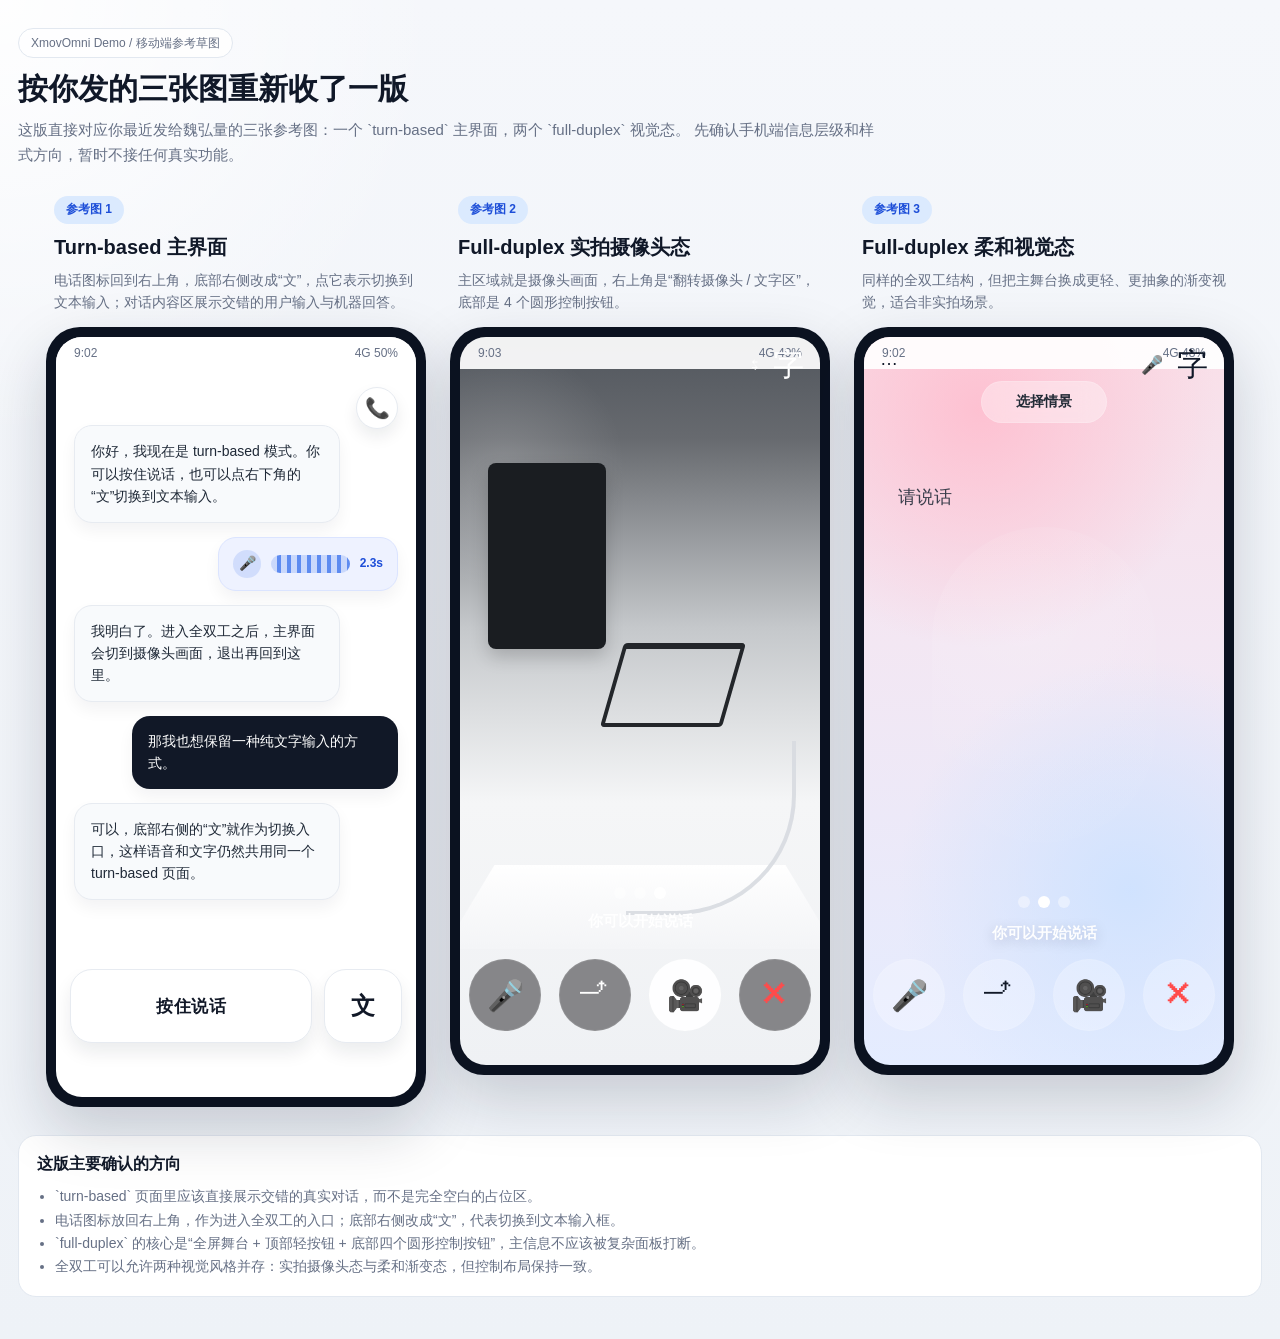
<file: static/mobile-flow-mock.html>
<!DOCTYPE html>
<html lang="zh-CN">
<head>
    <meta charset="UTF-8">
    <meta name="viewport" content="width=device-width, initial-scale=1.0">
    <title>移动端交互草图</title>
    <style>
        :root {
            color-scheme: light;
            --bg: #eef2f7;
            --panel: #ffffff;
            --line: #e2e8f0;
            --text: #101828;
            --muted: #667085;
            --soft: #f8fafc;
            --dark: #0f172a;
            --blue: #2563eb;
            --danger: #ef4444;
        }

        * {
            box-sizing: border-box;
            margin: 0;
            padding: 0;
        }

        body {
            min-height: 100vh;
            padding: 28px 18px 42px;
            background:
                radial-gradient(circle at top left, rgba(255, 255, 255, 0.9), transparent 24%),
                linear-gradient(180deg, #f5f7fb 0%, #eef2f7 100%);
            color: var(--text);
            font-family: -apple-system, BlinkMacSystemFont, "Segoe UI", "PingFang SC", "Noto Sans SC", sans-serif;
        }

        .page {
            max-width: 1320px;
            margin: 0 auto;
        }

        .page-header {
            margin-bottom: 28px;
        }

        .eyebrow {
            display: inline-flex;
            align-items: center;
            height: 30px;
            padding: 0 12px;
            border-radius: 999px;
            border: 1px solid var(--line);
            background: rgba(255, 255, 255, 0.82);
            color: var(--muted);
            font-size: 12px;
            margin-bottom: 14px;
        }

        h1 {
            font-size: 30px;
            line-height: 1.14;
            margin-bottom: 12px;
        }

        .lead {
            max-width: 860px;
            color: var(--muted);
            font-size: 15px;
            line-height: 1.65;
        }

        .gallery {
            display: grid;
            grid-template-columns: repeat(3, minmax(280px, 380px));
            justify-content: center;
            gap: 24px;
        }

        .screen-card {
            display: flex;
            flex-direction: column;
            gap: 14px;
        }

        .screen-label {
            padding: 0 8px;
        }

        .screen-tag {
            display: inline-flex;
            align-items: center;
            height: 28px;
            padding: 0 12px;
            border-radius: 999px;
            background: #dbeafe;
            color: #1d4ed8;
            font-size: 12px;
            font-weight: 700;
            margin-bottom: 10px;
        }

        .screen-label h2 {
            font-size: 20px;
            margin-bottom: 8px;
        }

        .screen-label p {
            color: var(--muted);
            font-size: 14px;
            line-height: 1.6;
        }

        .phone {
            background: #0b1220;
            border-radius: 34px;
            padding: 10px;
            box-shadow: 0 24px 60px rgba(15, 23, 42, 0.18);
        }

        .phone-shell {
            position: relative;
            overflow: hidden;
            min-height: 760px;
            border-radius: 26px;
            background: var(--panel);
        }

        .status-bar {
            height: 32px;
            padding: 0 18px;
            display: flex;
            align-items: center;
            justify-content: space-between;
            font-size: 12px;
            color: var(--muted);
            background: rgba(255, 255, 255, 0.92);
        }

        .empty-stage {
            position: relative;
            min-height: 600px;
            padding: 22px 18px 12px;
            background: #ffffff;
        }

        .entry-phone {
            position: absolute;
            top: 18px;
            right: 18px;
            width: 42px;
            height: 42px;
            border-radius: 999px;
            border: 1px solid #e7ebf1;
            background: #ffffff;
            box-shadow: 0 8px 16px rgba(15, 23, 42, 0.08);
            display: flex;
            align-items: center;
            justify-content: center;
            font-size: 20px;
            color: #111827;
        }

        .thread {
            display: flex;
            flex-direction: column;
            gap: 14px;
            padding-top: 34px;
        }

        .msg {
            max-width: 82%;
            border-radius: 18px;
            font-size: 14px;
            line-height: 1.6;
            box-shadow: 0 8px 16px rgba(15, 23, 42, 0.05);
        }

        .msg.assistant {
            align-self: flex-start;
            padding: 14px 16px;
            background: #f8fafc;
            border: 1px solid #e7ebf1;
            color: #1f2937;
        }

        .msg.user-text {
            align-self: flex-end;
            padding: 14px 16px;
            background: #111827;
            color: #ffffff;
        }

        .msg.user-voice {
            align-self: flex-end;
            min-width: 180px;
            padding: 12px 14px;
            background: #eef2ff;
            border: 1px solid #dbe4ff;
            color: #1d4ed8;
        }

        .voice-row {
            display: flex;
            align-items: center;
            gap: 10px;
        }

        .voice-pill {
            width: 28px;
            height: 28px;
            border-radius: 999px;
            background: rgba(37, 99, 235, 0.14);
            display: flex;
            align-items: center;
            justify-content: center;
            font-size: 14px;
        }

        .voice-wave {
            flex: 1;
            height: 18px;
            border-radius: 999px;
            background:
                repeating-linear-gradient(
                    90deg,
                    rgba(37, 99, 235, 0.18),
                    rgba(37, 99, 235, 0.18) 6px,
                    rgba(37, 99, 235, 0.72) 6px,
                    rgba(37, 99, 235, 0.72) 10px
                );
        }

        .voice-time {
            font-size: 12px;
            font-weight: 700;
            white-space: nowrap;
        }

        .bottom-bar {
            padding: 0 14px 18px;
        }

        .talk-row {
            display: grid;
            grid-template-columns: minmax(0, 1fr) 78px;
            gap: 12px;
        }

        .talk-bar {
            height: 74px;
            border-radius: 22px;
            border: 1px solid #e7ebf1;
            background: #ffffff;
            box-shadow: 0 10px 18px rgba(15, 23, 42, 0.08);
            display: flex;
            align-items: center;
            justify-content: center;
            padding: 0 18px;
        }

        .talk-main {
            font-size: 17px;
            font-weight: 800;
            letter-spacing: 0.5px;
            color: #111827;
        }

        .text-side-btn {
            height: 74px;
            border-radius: 22px;
            border: 1px solid #e7ebf1;
            background: #ffffff;
            box-shadow: 0 10px 18px rgba(15, 23, 42, 0.08);
            display: flex;
            align-items: center;
            justify-content: center;
            font-size: 24px;
            font-weight: 800;
            color: #111827;
        }

        .duplex-live {
            position: relative;
            min-height: 728px;
            background:
                radial-gradient(circle at 12% 18%, rgba(255, 255, 255, 0.18), transparent 18%),
                linear-gradient(180deg, #51565d 0%, #676a6f 14%, #c5c8cb 40%, #f5f6f7 64%, #eff1f4 100%);
        }

        .camera-scene {
            position: absolute;
            inset: 72px 0 0;
        }

        .monitor {
            position: absolute;
            left: 28px;
            top: 54px;
            width: 118px;
            height: 186px;
            border-radius: 8px;
            background: #1a1d21;
            box-shadow: 0 8px 18px rgba(0, 0, 0, 0.18);
        }

        .stand {
            position: absolute;
            left: 152px;
            top: 234px;
            width: 122px;
            height: 84px;
            border: 4px solid #23262a;
            border-top-width: 6px;
            border-radius: 4px;
            transform: skew(-16deg);
        }

        .desk {
            position: absolute;
            left: -16px;
            right: -16px;
            bottom: 116px;
            height: 268px;
            background: linear-gradient(180deg, #ffffff 0%, #f4f5f7 100%);
            transform: perspective(700px) rotateX(65deg);
            transform-origin: bottom center;
        }

        .cable {
            position: absolute;
            right: 24px;
            bottom: 150px;
            width: 170px;
            height: 174px;
            border-bottom: 4px solid #d7dbe0;
            border-right: 4px solid #d7dbe0;
            border-radius: 0 0 120px 0;
            opacity: 0.9;
        }

        .top-actions {
            position: absolute;
            top: 12px;
            right: 16px;
            display: flex;
            align-items: center;
            gap: 14px;
            color: #ffffff;
            font-size: 15px;
        }

        .text-switch {
            font-size: 31px;
            line-height: 1;
        }

        .helper-copy {
            position: absolute;
            left: 0;
            right: 0;
            bottom: 134px;
            text-align: center;
            color: rgba(255, 255, 255, 0.94);
            font-size: 15px;
            font-weight: 600;
        }

        .pager {
            position: absolute;
            left: 0;
            right: 0;
            display: flex;
            justify-content: center;
            gap: 8px;
        }

        .pager span {
            width: 12px;
            height: 12px;
            border-radius: 999px;
            background: rgba(255, 255, 255, 0.42);
        }

        .pager span.active {
            background: #ffffff;
        }

        .live-pager {
            bottom: 166px;
        }

        .control-strip {
            position: absolute;
            left: 0;
            right: 0;
            bottom: 34px;
            display: flex;
            justify-content: center;
            gap: 18px;
        }

        .circle-btn {
            width: 72px;
            height: 72px;
            border-radius: 999px;
            display: flex;
            align-items: center;
            justify-content: center;
            background: rgba(94, 94, 96, 0.72);
            color: #ffffff;
            font-size: 30px;
            box-shadow: inset 0 0 0 1px rgba(255, 255, 255, 0.08);
        }

        .circle-btn.white {
            background: rgba(255, 255, 255, 0.96);
            color: #111827;
        }

        .circle-btn.light {
            background: rgba(255, 255, 255, 0.26);
            color: #111827;
        }

        .circle-btn.danger {
            color: #ff4b4b;
        }

        .duplex-soft {
            position: relative;
            min-height: 728px;
            background:
                radial-gradient(circle at 32% 10%, rgba(255, 185, 203, 0.8), transparent 34%),
                radial-gradient(circle at 74% 76%, rgba(206, 226, 255, 0.92), transparent 38%),
                linear-gradient(180deg, #f9dfe8 0%, #f3e7f3 42%, #e4ecff 100%);
        }

        .soft-top {
            position: absolute;
            top: 12px;
            left: 16px;
            right: 16px;
            display: flex;
            align-items: flex-start;
            justify-content: space-between;
            color: #101828;
            font-size: 18px;
        }

        .scene-pill {
            position: absolute;
            top: 44px;
            left: 50%;
            transform: translateX(-50%);
            min-width: 126px;
            height: 42px;
            border-radius: 999px;
            background: rgba(255, 255, 255, 0.36);
            display: flex;
            align-items: center;
            justify-content: center;
            color: #222b36;
            font-size: 14px;
            font-weight: 600;
            box-shadow: inset 0 0 0 1px rgba(255, 255, 255, 0.18);
            backdrop-filter: blur(12px);
        }

        .voice-copy {
            position: absolute;
            left: 34px;
            top: 148px;
            color: rgba(31, 41, 55, 0.88);
            font-size: 18px;
        }

        .voice-orb {
            position: absolute;
            left: 50%;
            top: 190px;
            width: 224px;
            height: 316px;
            margin-left: -112px;
            border-radius: 999px;
            background: radial-gradient(circle at 40% 28%, rgba(255, 255, 255, 0.28), rgba(255, 255, 255, 0.04) 60%);
            opacity: 0.54;
        }

        .soft-footer {
            position: absolute;
            left: 0;
            right: 0;
            bottom: 34px;
            display: flex;
            flex-direction: column;
            align-items: center;
            gap: 16px;
        }

        .soft-helper {
            color: rgba(255, 255, 255, 0.95);
            font-size: 15px;
            font-weight: 600;
            text-shadow: 0 3px 14px rgba(15, 23, 42, 0.18);
        }

        .soft-pager {
            position: static;
        }

        .notes {
            margin-top: 28px;
            background: var(--panel);
            border: 1px solid var(--line);
            border-radius: 18px;
            padding: 18px;
        }

        .notes h3 {
            font-size: 16px;
            margin-bottom: 10px;
        }

        .notes ul {
            padding-left: 18px;
            color: var(--muted);
            font-size: 14px;
            line-height: 1.65;
        }

        @media (max-width: 1220px) {
            .gallery {
                grid-template-columns: repeat(2, minmax(280px, 380px));
            }
        }

        @media (max-width: 820px) {
            .gallery {
                grid-template-columns: 1fr;
            }
        }

        @media (max-width: 480px) {
            body {
                padding: 20px 12px 36px;
            }

            h1 {
                font-size: 24px;
            }

            .phone {
                padding: 8px;
                border-radius: 28px;
            }

            .phone-shell {
                min-height: 700px;
                border-radius: 22px;
            }

            .circle-btn {
                width: 66px;
                height: 66px;
                font-size: 28px;
            }
        }
    </style>
</head>
<body>
    <div class="page">
        <header class="page-header">
            <div class="eyebrow">XmovOmni Demo / 移动端参考草图</div>
            <h1>按你发的三张图重新收了一版</h1>
            <p class="lead">
                这版直接对应你最近发给魏弘量的三张参考图：一个 `turn-based` 主界面，两个 `full-duplex` 视觉态。
                先确认手机端信息层级和样式方向，暂时不接任何真实功能。
            </p>
        </header>

        <main class="gallery">
            <section class="screen-card">
                <div class="screen-label">
                    <div class="screen-tag">参考图 1</div>
                    <h2>Turn-based 主界面</h2>
                    <p>电话图标回到右上角，底部右侧改成“文”，点它表示切换到文本输入；对话内容区展示交错的用户输入与机器回答。</p>
                </div>

                <div class="phone">
                    <div class="phone-shell">
                        <div class="status-bar">
                            <span>9:02</span>
                            <span>4G 50%</span>
                        </div>
                        <div class="empty-stage">
                            <div class="entry-phone">📞</div>
                            <div class="thread">
                                <div class="msg assistant">
                                    你好，我现在是 turn-based 模式。你可以按住说话，也可以点右下角的“文”切换到文本输入。
                                </div>
                                <div class="msg user-voice">
                                    <div class="voice-row">
                                        <div class="voice-pill">🎤</div>
                                        <div class="voice-wave"></div>
                                        <div class="voice-time">2.3s</div>
                                    </div>
                                </div>
                                <div class="msg assistant">
                                    我明白了。进入全双工之后，主界面会切到摄像头画面，退出再回到这里。
                                </div>
                                <div class="msg user-text">
                                    那我也想保留一种纯文字输入的方式。
                                </div>
                                <div class="msg assistant">
                                    可以，底部右侧的“文”就作为切换入口，这样语音和文字仍然共用同一个 turn-based 页面。
                                </div>
                            </div>
                        </div>
                        <div class="bottom-bar">
                            <div class="talk-row">
                                <div class="talk-bar">
                                    <div class="talk-main">按住说话</div>
                                </div>
                                <div class="text-side-btn">文</div>
                            </div>
                        </div>
                    </div>
                </div>
            </section>

            <section class="screen-card">
                <div class="screen-label">
                    <div class="screen-tag">参考图 2</div>
                    <h2>Full-duplex 实拍摄像头态</h2>
                    <p>主区域就是摄像头画面，右上角是“翻转摄像头 / 文字区”，底部是 4 个圆形控制按钮。</p>
                </div>

                <div class="phone">
                    <div class="phone-shell duplex-live">
                        <div class="status-bar">
                            <span>9:03</span>
                            <span>4G 49%</span>
                        </div>
                        <div class="camera-scene">
                            <div class="monitor"></div>
                            <div class="stand"></div>
                            <div class="desk"></div>
                            <div class="cable"></div>
                        </div>
                        <div class="top-actions">
                            <span>⇆</span>
                            <span class="text-switch">字</span>
                        </div>
                        <div class="pager live-pager">
                            <span></span>
                            <span></span>
                            <span class="active"></span>
                        </div>
                        <div class="helper-copy">你可以开始说话</div>
                        <div class="control-strip">
                            <div class="circle-btn">🎤</div>
                            <div class="circle-btn">⤴</div>
                            <div class="circle-btn white">🎥</div>
                            <div class="circle-btn danger">✕</div>
                        </div>
                    </div>
                </div>
            </section>

            <section class="screen-card">
                <div class="screen-label">
                    <div class="screen-tag">参考图 3</div>
                    <h2>Full-duplex 柔和视觉态</h2>
                    <p>同样的全双工结构，但把主舞台换成更轻、更抽象的渐变视觉，适合非实拍场景。</p>
                </div>

                <div class="phone">
                    <div class="phone-shell duplex-soft">
                        <div class="status-bar">
                            <span>9:02</span>
                            <span>4G 48%</span>
                        </div>
                        <div class="soft-top">
                            <div>…</div>
                            <div style="display:flex;gap:14px;align-items:center;">
                                <span>🎤</span>
                                <span class="text-switch">字</span>
                            </div>
                        </div>
                        <div class="scene-pill">选择情景</div>
                        <div class="voice-copy">请说话</div>
                        <div class="voice-orb"></div>
                        <div class="soft-footer">
                            <div class="pager soft-pager">
                                <span></span>
                                <span class="active"></span>
                                <span></span>
                            </div>
                            <div class="soft-helper">你可以开始说话</div>
                            <div class="control-strip" style="position: static;">
                                <div class="circle-btn light">🎤</div>
                                <div class="circle-btn light">⤴</div>
                                <div class="circle-btn light">🎥</div>
                                <div class="circle-btn light danger">✕</div>
                            </div>
                        </div>
                    </div>
                </div>
            </section>
        </main>

        <section class="notes">
            <h3>这版主要确认的方向</h3>
            <ul>
                <li>`turn-based` 页面里应该直接展示交错的真实对话，而不是完全空白的占位区。</li>
                <li>电话图标放回右上角，作为进入全双工的入口；底部右侧改成“文”，代表切换到文本输入框。</li>
                <li>`full-duplex` 的核心是“全屏舞台 + 顶部轻按钮 + 底部四个圆形控制按钮”，主信息不应该被复杂面板打断。</li>
                <li>全双工可以允许两种视觉风格并存：实拍摄像头态与柔和渐变态，但控制布局保持一致。</li>
            </ul>
        </section>
    </div>
</body>
</html>
</file>
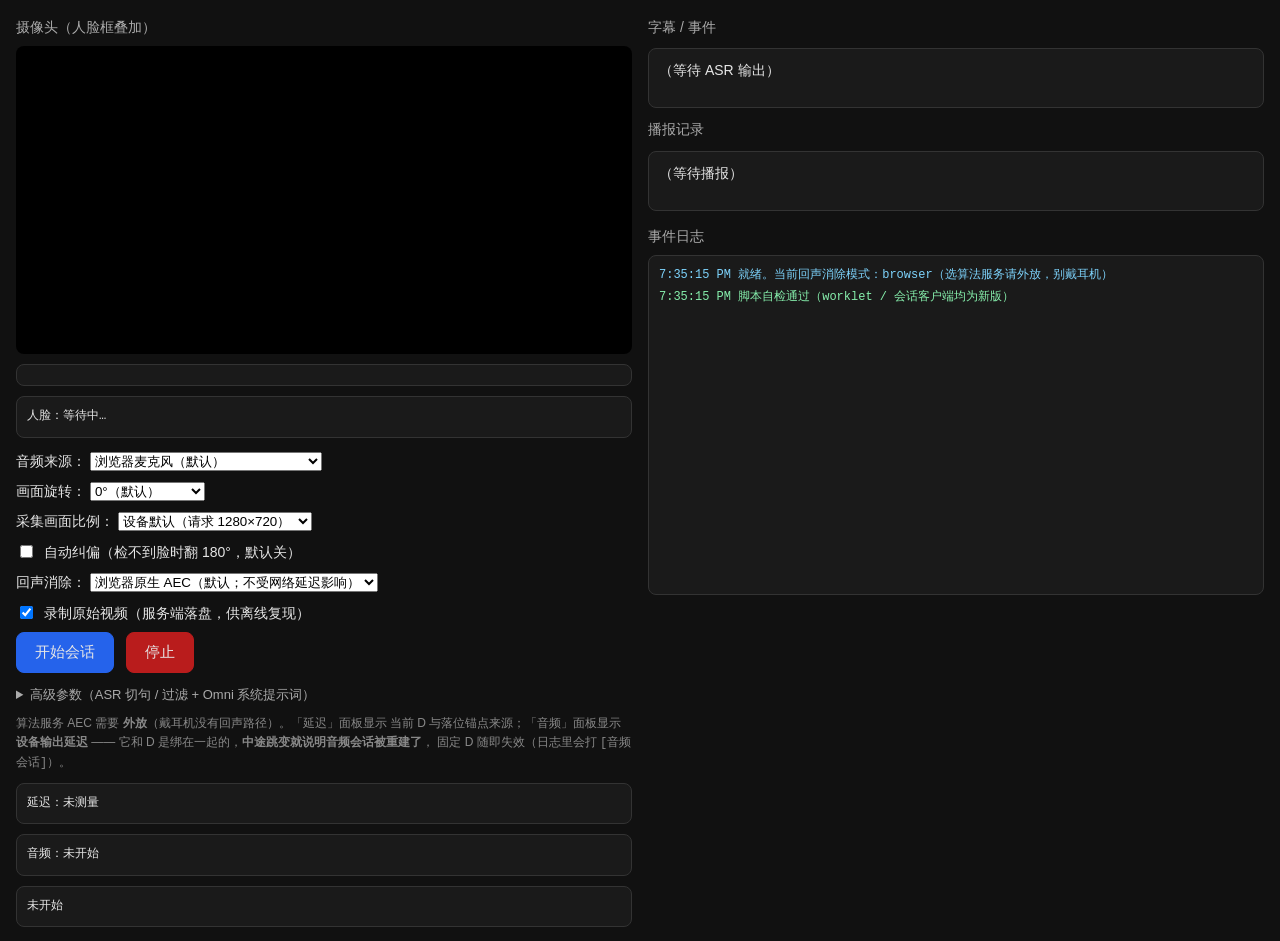
<file: static/orchestrator-test.html>
<!DOCTYPE html>
<html lang="zh-CN">
<head>
<meta charset="UTF-8" />
<meta name="viewport" content="width=device-width, initial-scale=1.0" />
<title>Orchestrator 前端验证</title>
<style>
  * { box-sizing: border-box; }
  body { font: 14px/1.6 -apple-system, "Segoe UI", sans-serif; margin: 0;
         background: #111; color: #e6e6e6; }
  .wrap { display: flex; gap: 16px; padding: 16px; flex-wrap: wrap; }
  .col { flex: 1 1 380px; min-width: 320px; }
  video { width: 100%; border-radius: 8px; background: #000; }
  /* 视频 + 人脸叠加层
   *
   * ⚠️ **三层结构，旋转靠"抓帧"而不是 CSS**：
   *   #cam     原始预览（0° 时用；非 0° 时保留在 DOM 里但不可见 ——
   *            部分 Android WebView 对 display:none 的 video 抓不到帧）
   *   #camview **原样显示发出去的那张 JPEG**（非 0° 时用）—— 这样用户
   *            看到的画面与人脸框所在的那张图逐像素一致
   *   #overlay 人脸框，backing store = 服务端下发的 src_w × src_h（1:1 画）
   */
  .stage { position: relative; line-height: 0; }
  .stage #camview { display: none; width: 100%; height: auto;
                    border-radius: 8px; background: #000; }
  .stage canvas#overlay { position: absolute; inset: 0; width: 100%; height: 100%;
                          border-radius: 8px; pointer-events: none; }
  button { padding: 10px 18px; font-size: 15px; border-radius: 8px;
           border: 1px solid #444; background: #2a2a2a; color: #e6e6e6;
           cursor: pointer; margin-right: 8px; }
  button:disabled { opacity: .4; cursor: not-allowed; }
  button.primary { background: #2563eb; border-color: #2563eb; }
  button.danger  { background: #b91c1c; border-color: #b91c1c; }
  .log { height: 340px; overflow-y: auto; background: #1a1a1a;
         border: 1px solid #333; border-radius: 8px; padding: 10px;
         font-family: ui-monospace, Consolas, monospace; font-size: 12px; }
  .log div { margin-bottom: 3px; word-break: break-all; }
  .k { color: #7dd3fc; }  .v { color: #86efac; }  .e { color: #fca5a5; }
  .m { color: #fcd34d; }
  .stats { font-family: ui-monospace, monospace; font-size: 12px;
           background: #1a1a1a; border: 1px solid #333; border-radius: 8px;
           padding: 10px; margin-top: 10px; }
  /* 字幕区：长回复要能完整显示并可滚动（早先限高+截断，长回复看不全） */
  .sub { margin-top: 10px; min-height: 60px; max-height: 300px;
         overflow-y: auto; background: #1a1a1a;
         border: 1px solid #333; border-radius: 8px; padding: 10px;
         line-height: 1.6; word-break: break-word; }
  h3 { margin: 0 0 8px; font-size: 14px; color: #aaa; font-weight: 500; }
</style>
</head>
<body>
<div class="wrap">
  <div class="col">
    <h3>摄像头（人脸框叠加）</h3>
    <div class="stage" id="stage">
      <video id="cam" autoplay playsinline muted></video>
      <!-- 非 0° 时的预览：**就是**发出去的那张 JPEG（不再另外渲染一路） -->
      <img id="camview" alt="">
      <canvas id="overlay"></canvas>
    </div>
    <canvas id="cv" style="display:none"></canvas>
    <!-- 摄像头不可用时的**明确提示**（降级为纯音频也要说清楚，
         不能只留一个黑框让人猜） -->
    <div class="stats" id="camstate"></div>
    <div class="stats" id="faceinfo">人脸：等待中…</div>
    <div style="margin-top:12px">
      <!-- 音频来源：Android 大屏上浏览器**看不到**系统外接的阵列麦，
           只能从同机 AlsaServer 的 WebSocket 拿（默认 127.0.0.1:38888）。
           Windows 保持"浏览器麦克风"，行为与改动前完全一致。 -->
      <label style="display:block;margin-bottom:8px">
        音频来源：
        <select id="audioSrc">
          <option value="browser">浏览器麦克风（默认）</option>
          <option value="alsa">AlsaServer 转发（Android 外接麦）</option>
        </select>
      </label>
      <div id="alsaOpts" style="display:none;margin:-2px 0 10px;
                                padding:8px 10px;border:1px solid #333;
                                border-radius:8px;background:#161616">
        <label style="display:block;margin-bottom:6px">
          <span style="color:#bbb">转发地址</span>
          <input id="alsaUrl" type="text" value="ws://127.0.0.1:38888"
                 style="width:100%;margin-top:4px;background:#1a1a1a;
                        color:#e6e6e6;border:1px solid #333;
                        border-radius:6px;padding:6px;
                        font-family:ui-monospace,monospace;font-size:12px">
        </label>
        <label style="display:block;margin-bottom:6px">
          <span style="color:#bbb">声道</span>
          <select id="alsaCh">
            <!-- 设备固定布局：0/1 静音、2-5 阵列麦、6/7 回采（播报回声）。
                 选它就把 mic=ch2-5、AEC 的 farend=ch6-7 **成对**送上去 ——
                 两路是同一块采集数据切出来的，时间天然对齐，D=0。 -->
            <option value="mic">阵列麦 ch2-5 + 回采 ch6-7（算法 AEC）</option>
            <option value="auto">自动（按电平挑有效通道）</option>
            <option value="avg">全部麦克风平均（不含回采）</option>
            <option value="0">通道 0</option>
            <option value="1">通道 1</option>
            <option value="2">通道 2</option>
            <option value="3">通道 3</option>
            <option value="4">通道 4</option>
            <option value="5">通道 5</option>
            <option value="6">通道 6</option>
            <option value="7">通道 7</option>
          </select>
        </label>
        <div id="alsaStat" class="stats" style="margin:0"></div>
      </div>
      <label style="display:block;margin-bottom:8px">
        画面旋转：
        <!-- ⚠️ 旋转是在**抓帧画布**上做的：发给人脸/Omni/录制的 JPEG 就是转过的
             那一张，所以人脸框天然贴合。会话中途改无效（尺寸被锁死）。 -->
        <select id="camRotate">
          <option value="0">0°（默认）</option>
          <option value="90">90°（顺时针）</option>
          <option value="180">180°</option>
          <option value="270">270°（顺时针）</option>
        </select>
      </label>
      <label style="display:block;margin-bottom:8px">
        采集画面比例：
        <!-- ⚠️ 摄像头**原生不是 16:9** 的设备（AGV 上的 1:1 方形相机）必须
             选「1:1」：默认请求 1280×720 时，驱动/HAL 会把方画面**非等比
             重采样**成 16:9 —— 录下来纵向压扁，人脸检测也检不出来。
             选「跟随设备」则不约束宽高，由浏览器挑最接近原生的模式。 -->
        <select id="camAspect">
          <option value="device">设备默认（请求 1280×720）</option>
          <option value="square">1:1 方形（请求 1280×1280）</option>
          <option value="native">跟随设备（不约束宽高）</option>
        </select>
      </label>
      <label style="display:flex;align-items:center;gap:8px;margin:8px 0">
        <!-- ⚠️ 默认**关**：检不到脸 ≠ 角度反了。AGV 实测过人就在镜头前
             大特写，人脸检出率 0，这条启发式把本来就是正的画面翻 180°，
             还写进 localStorage 让之后每场都倒着。只有**确认相机装反**的
             设备才开（开了也只翻一次，且会记住）。 -->
        <input type="checkbox" id="camAutoRot">
        <span>自动纠偏（检不到脸时翻 180°，默认关）</span>
      </label>
      <label style="display:block;margin-bottom:8px">
        回声消除：
        <!-- 默认 **browser**（浏览器原生 AEC）：开箱即用、不依赖任何
             服务端配置与离线测出的 D，网络延迟也不影响它。
             要试算法服务 AEC（需外放 + 离线实测 D）再手动切。
             ⚠️ 顺序别调回 service 在前 —— 列表第一项就是浏览器默认选中的。
             选了会记住（localStorage），刷新后保持上次的选择。 -->
        <select id="aecMode">
          <option value="browser">浏览器原生 AEC（默认；不受网络延迟影响）</option>
          <option value="service">算法服务 AEC（需外放 + 实测 D）</option>
          <option value="off">不做回声消除</option>
        </select>
      </label>
      <label style="display:flex;align-items:center;gap:8px;margin:8px 0">
        <!-- 录制原始视频：服务端把**送给人脸/Omni 的那一路帧**原样落盘，
             会话结束时与 mic.wav 合成单个 .mkv，供
             `python orchestrator_replay.py --video <file>` 离线复现。
             ⚠️ 没有第二路抓帧 —— 录的就是算法看到的，不存在格式分歧。
             需要服务端开 ORCH_DUMP_AUDIO（否则没有落盘目录，会被忽略）。 -->
        <input type="checkbox" id="rawRec" checked>
        <span>录制原始视频（服务端落盘，供离线复现）</span>
      </label>
      <button id="btnStart" class="primary">开始会话</button>
      <button id="btnStop" class="danger">停止</button>
    </div>

    <!-- 高级参数：会话开始前可调，**开始后改无效**（首帧就发给服务端了）。
         值会记住（localStorage），刷新后保持。 -->
    <details style="margin-top:12px">
      <summary style="cursor:pointer;color:#aaa;font-size:13px">
        高级参数（ASR 切句 / 过滤 + Omni 系统提示词）
      </summary>
      <div style="margin-top:10px;font-size:13px">
        <div style="color:#888;font-size:12px;margin-bottom:8px">
          改完点「开始会话」生效。<b>会话中途改无效</b>（参数在首帧发给服务端）。
        </div>

        <!-- 仅用于"从本地 http.server 打开本页联调"：此时 location.host 是
             本机，必须显式指向编排服务。留空 = 沿用 location.host（默认）。 -->
        <label style="display:flex;align-items:center;gap:8px;margin-bottom:10px">
          <span style="width:200px;color:#bbb">编排服务地址</span>
          <input id="orchUrl" type="text" placeholder="留空 = 当前页面所在主机"
                 style="flex:1;min-width:180px;background:#1a1a1a;color:#e6e6e6;
                        border:1px solid #333;border-radius:6px;padding:6px;
                        font-family:ui-monospace,monospace;font-size:12px">
        </label>

        <label style="display:flex;align-items:center;gap:8px;margin-bottom:6px">
          <span style="width:200px;color:#bbb">VAD 尾部静音 vad_tail_sil</span>
          <input id="p_vad_tail_sil" type="number" min="0" step="50"
                 style="width:90px"> <span style="color:#666">ms</span>
        </label>
        <div style="color:#666;font-size:11px;margin:-4px 0 8px 208px">
          句尾静音超过它就切句。调大 → 更不容易断开（适合说话停顿多的场景）
        </div>

        <label style="display:flex;align-items:center;gap:8px;margin-bottom:6px">
          <span style="width:200px;color:#bbb">TurnSense 等待 turnsense_incomplete_wait_ms</span>
          <input id="p_turnsense_wait" type="number" min="0" step="100"
                 style="width:90px"> <span style="color:#666">ms</span>
        </label>
        <div style="color:#666;font-size:11px;margin:-4px 0 8px 208px">
          ＂话没说完＂时最多再等多久才强制出最终结果
        </div>

        <label style="display:flex;align-items:center;gap:8px;margin-bottom:6px">
          <span style="width:200px;color:#bbb">流式置信度阈值 online_confidence</span>
          <input id="p_online_conf" type="number" min="0" max="1" step="0.05"
                 style="width:90px">
        </label>
        <div style="color:#666;font-size:11px;margin:-4px 0 8px 208px">
          流式结果低于它就丢弃。<b>调低 → 更容易出字</b>（识别到就能看到）
        </div>

        <label style="display:flex;align-items:center;gap:8px;margin-bottom:6px">
          <span style="width:200px;color:#bbb">离线置信度阈值 confidence_threshold</span>
          <input id="p_offline_conf" type="number" min="0" max="1" step="0.05"
                 style="width:90px">
        </label>
        <div style="color:#666;font-size:11px;margin:-4px 0 8px 208px">
          最终结果低于它就丢弃。<b>调低 → 更容易触发回复</b>
        </div>

        <label style="display:block;margin-top:10px">
          <span style="color:#bbb">Omni 系统提示词</span>
          <textarea id="p_sys_prompt" rows="4"
            style="width:100%;margin-top:4px;background:#1a1a1a;color:#e6e6e6;
                   border:1px solid #333;border-radius:6px;padding:8px;
                   font-family:inherit;font-size:12px;resize:vertical"
            placeholder="留空 = 用服务端默认"></textarea>
        </label>
        <div style="color:#666;font-size:11px;margin-top:4px">
          留空则用服务端 <code>ORCH_OMNI_SYSTEM_PROMPT</code> / 内置默认值
        </div>
      </div>
    </details>
    <div style="margin-top:8px;font-size:12px;color:#888">
      算法服务 AEC 需要 <b>外放</b>（戴耳机没有回声路径）。「延迟」面板显示
      当前 D 与落位锚点来源；「音频」面板显示<b>设备输出延迟</b> ——
      它和 D 是绑在一起的，<b>中途跳变就说明音频会话被重建了</b>，
      固定 D 随即失效（日志里会打 <code>[音频会话]</code>）。
    </div>
    <div class="stats" id="delayinfo">延迟：未测量</div>
    <div class="stats" id="audiostat">音频：未开始</div>
    <div class="stats" id="stats">未开始</div>
  </div>
  <div class="col">
    <h3>字幕 / 事件</h3>
    <!-- ASR 与 TTS 分两个区域：ASR 是**替换**语义（流式刷新同一行），
         TTS 是**追加**语义（多轮累积）。早先共用一个元素，ASR 的替换
         会把播报记录冲掉。 -->
    <div class="sub" id="subtitle">
      <div id="asrline">（等待 ASR 输出）</div>
    </div>
    <h3 style="margin-top:10px">播报记录</h3>
    <div class="sub" id="ttslog">（等待播报）</div>
    <h3 style="margin-top:14px">事件日志</h3>
    <div class="log" id="log"></div>
  </div>
</div>

<!-- ⚠️ 版本查询串同 worklet：iOS Safari 没有强制刷新，改了这个文件就必须
     改号，否则页面拿到新 HTML、脚本还是旧的（「能力位对、锚点却是 0 个」
     就是这么来的）。 -->
<script src="/static/duplex/lib/orchestrator-session.js?v=6"></script>
<script>
const $ = (id) => document.getElementById(id);
const logEl = $('log'), statsEl = $('stats');
let session = null, micStream = null, audioCtx = null, workletNode = null;
let videoStream = null, running = false;
/** 采集侧 AudioContext 的代号 —— 服务端据此丢弃换 context 前的锚点 */
let audioEpoch = 0;

/* 抓帧尺寸/角度：**会话开始时锁死**，会话内不再变 —— 服务端只认首帧的
 * src_w/src_h（`session.py` 的 `_frame_size` 只在第一帧赋值），中途换尺寸会让
 * 人脸框的坐标系整体失效。 */
let _lockedFrame = null;   // { srcW, srcH, rot, outW, outH }
let _rotAutoDone = false;  // 自动纠偏只做一次
let _noFaceStreak = 0;
let _sessionStartedAt = 0;

/**
 * 把 ASR 消息里的 `state` 渲染成一行小标签。
 *
 * 五个量都是离散档位（HIGH/MEDIUM/LOW/NONE），由服务端 AsrStateTracker 归纳：
 *   说 = user_speaking_confidence   用户正在出声的把握
 *   抢 = barge_in_confidence        抢话轮的把握（按本轮已识别字数爬档）
 *   信 = asr_confidence             本轮转写置信度
 *   完 = turn_complete_confidence   本轮已说完的把握
 * `transcript` 不在这里显示 —— 它就是 asrline 上那行文本。
 */
function asrStateTag(s) {
  if (!s) return '';
  const c = (v) => ({
    HIGH: '#4caf50', MEDIUM: '#ffb300', LOW: '#ff7043', NONE: '#666',
  }[v] || '#666');
  const item = (label, v) =>
    `<span style="color:${c(v)}">${label}:${v || '-'}</span>`;
  return ' <small style="opacity:.85">[' +
    [item('说', s.user_speaking_confidence),
     item('抢', s.barge_in_confidence),
     item('信', s.asr_confidence),
     item('完', s.turn_complete_confidence)].join(' ') +
    ']</small>';
}

function log(cls, msg) {
  const d = document.createElement('div');
  d.className = cls;
  d.textContent = new Date().toLocaleTimeString() + '  ' + msg;
  logEl.appendChild(d);
  logEl.scrollTop = logEl.scrollHeight;
  while (logEl.childNodes.length > 400) logEl.removeChild(logEl.firstChild);
}

/* ---------- 播放器：PCM16 24kHz → WebAudio，并暴露 ctx 时间供回执 ---------- */
/* 播放诊断：把每一步的可疑点暴露到页面上。
 * 远程调试时看不到控制台，必须让状态可见。 */
const diag = {
  ctxState: '-', ctxRate: '-', frames: 0, bytes: 0,
  scheduled: 0, startedAt: '-', lastErr: '-', peak: 0,
  // 已收到 tts.start、还没收到 tts.end（"连接中"用；判断是否在**出声**
  // 要看 player.remaining()，见 diagUpdate）
  ttsArmed: false,
};
// 当前播放器（onEvent 里建的），diagUpdate 要读它的播放进度
let player = null;
function diagUpdate() {
  const el = $('audiostat');
  if (!el) return;
  // ⚠️ outputLatency 是 D 里**会变的那部分**。它一跳，D 就跳，固定 D 的
  //    AEC 随即失效 —— 所以必须让它在页面上直接可见，不用用户做任何操作。
  const lat = audioCtx
    ? `　设备输出延迟 <b>${fmtLat(audioCtx.outputLatency)}</b>`
      + `（base ${fmtLat(audioCtx.baseLatency)}）`
    : '';
  // ---- TTS 是否**正在出声** ----
  // ⚠️ 判据是**播放进度**（player.remaining()），不是"收没收到 tts.end"：
  //    tts.end 只表示音频**送**完了，流式下服务端一次性推完几十秒，
  //    送到时往往才刚起播 —— 用它判断会在开播两秒后就显示"空闲"，
  //    而耳朵里还在响。
  let tts;
  const rem = (player && player.remaining) ? player.remaining() : 0;
  if (rem > 0.05) {
    tts = `<b style="color:#4ade80">TTS 播放中</b> 剩余 ${rem.toFixed(1)}s`;
  } else if (diag.ttsArmed) {
    tts = `<b style="color:#fbbf24">TTS 连接中</b>`;   // 已 start，音频未到
  } else {
    tts = `TTS <b>空闲</b>`;
  }
  // ---- 把「实际在出声」上报给服务端（IC 的 playback_active）----
  // ⚠️ 判据与上面显示完全同一个：`remaining() > 0`。它与 tts.start/tts.end
  //    **无关** —— 那两条只表示文本和音频的**送达**，而流式下服务端一次把
  //    几十秒推完，送到时往往才刚起播。早先服务端拿 `armed`（承诺起播，
  //    还带 200ms 提前量）当"开始出声"、拿 `ended`（音频送完）当"停止"，
  //    两头都不准：开头早报约 200ms+，结尾早报几百 ms（尾巴还在响）。
  //
  //    多句连播时 remaining() 一直是正的（后一句紧接着排上），所以**不会**
  //    中途报 false —— 这正是"前一句播完立即播下一句"该有的表现。
  reportPlaybackState(rem > 0.05);
  el.innerHTML =
    `AudioContext: <b>${diag.ctxState}</b> @${diag.ctxRate}Hz${lat}　` +
    `TTS 帧 <b>${diag.frames}</b> / ${(diag.bytes/2/24000).toFixed(2)}s　` +
    `已调度 <b>${diag.scheduled}</b>　峰值 ${diag.peak.toFixed(3)}　${tts}<br>` +
    (diag.startedAt !== '-' ? `起播时刻 ${diag.startedAt}<br>` : '') +
    (diag.lastErr !== '-' ? `<span style="color:#fca5a5">错误: ${diag.lastErr}</span>` : '');
}

/** 设备报告的延迟格式化（n/a 表示浏览器没提供）。 */
function fmtLat(v) {
  return (v == null || !isFinite(v)) ? 'n/a' : (v * 1000).toFixed(1) + 'ms';
}

/** 把 diagUpdate 排到下一个微任务。
 *
 * 为什么需要：`diagUpdate` 是**事件驱动**的（收到 tts.audio / tts.end 才调），
 * 而「最后一块播完」这个时刻**没有任何服务端消息**会触发它 —— 状态会卡在
 * 「在播」。所以由播放器的 `onended`（音频线程触发，最准）来补这一环。
 *
 * 用微任务而不是直接调：`onended` 在音频线程回调里，不该在里面跑
 * 一堆 DOM 更新；也让同一帧内的多个 onended 合并成一次。 */
let _diagPending = false;
function scheduleDiagUpdate() {
  if (_diagPending) return;
  _diagPending = true;
  Promise.resolve().then(() => { _diagPending = false; diagUpdate(); });
}

/* ---------- 实际播放状态上报（IC 的 playback_active）----------
 * 只有浏览器知道**真实**的出声情况：`player.remaining()` 按已排程的源算
 * 「还有多少秒没播完」，读的是 AudioContext 音频时钟。
 *
 * ⚠️ 与 tts.start / tts.end **无关**（那是"送没送到"）：
 *    · tts.start 在 TTS 合成**之前**发，此刻还没音频
 *    · tts.end 只表示音频**送**完了；流式下服务端一次推完几十秒，
 *      送到时往往才刚起播 —— 拿它当"停止"会在开播两秒后就报停止
 *
 * **边沿触发**：只在状态真的翻转时发一条，不是每次 diagUpdate（10Hz）都发。
 * 判据与页面显示完全同源（同一个 `remaining()`），两处不会打架。 */
let _lastPlaybackActive = null;      // null=还没报过（首次必发）
function reportPlaybackState(active) {
  if (active === _lastPlaybackActive) return;
  _lastPlaybackActive = active;
  try {
    if (session && session.send) {
      session.send({ type: 'playback', phase: active ? 'playing' : 'stopped' });
    }
  } catch (e) { /* ignore */ }
  log('v', `播放状态 → ${active ? '在播' : '停止'}（上报 IC）`);
}
/** 音频会话事件记录 —— 排查"D 为什么中途变了"用。
 *  D 跳变时，outputLatency / ctx 状态 / devicechange 里必有一个同步变化。 */
window._latencyLog = [];
function trackLatencyShift() {
  try {
    if (!audioCtx) return;
    window._latencyLog.push({
      t: audioCtx.currentTime, state: audioCtx.state,
      output: audioCtx.outputLatency, base: audioCtx.baseLatency,
    });
    if (window._latencyLog.length > 60) window._latencyLog.shift();
  } catch (e) { /* ignore */ }
}

class PcmPlayer {
  constructor(ctx) {
    this.ctx = ctx;
    this.nextAt = 0;
    this.responseId = null;
    this.srcRate = 24000;       // 服务端 TTS 输出采样率
    this._sources = [];         // 已排程的源，stop() 要逐个掐断
    this._startedTimer = null;  // 精确定时到"真正出声"那一刻再报状态
    this._cancelled = false;    // 上一句是否被 cancel（决定下一句是否重排）
    this._armed = 0;            // 本句**承诺**的起播时刻（ctx 秒）
    this._firstAt = 0;          // 本句**实际**首播时刻（ctx 秒）
    // ---- 软打断（暂停/续播）----
    // 服务端发 tts.pause 时，浏览器**不丢弃**已收到的音频：把已排程的源
    // 掐断，记下精确的已播位置，等 tts.resume 从那一采样接着播。
    this._chunks = [];          // 本 response 收到的 int16 块（源采样率）
    this._paused = false;       // 当前是否处于暂停
    this._baseSec = 0;          // 当前 _sources 时间轴在整句里的起点（秒）
    this._pauseSec = 0;         // 整句时间轴上"已播到"的位置（秒）
    // 淡出还没走完时挂着的定时器：到点才真正停稳。`stop()` / `beginResponse()`
    // 必须把它清掉，否则一个早已作废的定时器会在新句上"停稳"，把新句掐了。
    this._pauseTimer = null;
    this.gain = ctx.createGain();
    this.gain.gain.value = 1.0;
    this.gain.connect(ctx.destination);
    // 保活节点：某些移动浏览器在没有持续音源时会挂起 context
    this._keep = ctx.createConstantSource
      ? ctx.createConstantSource() : null;
    if (this._keep) {
      this._keep.offset.value = 0;
      this._keep.connect(ctx.destination);
      this._keep.start();
    }
  }
  now() { return this.ctx.currentTime; }

  /** 本句**实际播出了多少采样**（16k 基准）。
   *
   *  这是参考轨该保留的长度 —— 用**音频时钟**算，不是猜。
   *
   *  ⚠️ 为什么需要它：参考轨早先是按"预测"写的 —— 落位时假设浏览器
   *  会在此刻 + playback_delay 起播、并一直播完整段。一旦现实与预测不符
   *  （打断后旧句照播、或浏览器延迟起播），写进轨的就是**没播过的音频**，
   *  AEC 拿着它对消实际的回声，自然全错。
   *
   *  这里改为**观测**：遍历已排程的源，按 ``ctx.currentTime`` 算出每一块
   *  真正播出去的比例（整块 = 播放起点到终点；未起播 = 0；播到一半 =
   *  实际占比），求和即"播出了多少"。
   */
  playedSamples() {
    return Math.round(this.playedSeconds() * 16000);   // 换算到 16k 采样
  }
  /** 当前这批已排程的源**播了多少秒**（与采样率无关）。
   *
   *  续播要按采样切片，所以必须拿到"秒"再乘源采样率 —— 用 16k 的整数
   *  采样数回推会有 1/16000 s 的台阶，切点会漂到相邻采样上。
   */
  playedSeconds() {
    const now = this.ctx.currentTime;
    let played = 0;
    for (const n of (this._sources || [])) {
      if (n._playedFull) {                       // 已自然播完
        played += n._dur;
      } else if (now > n._at) {                  // 正在播 / 播到中途被打断
        played += Math.min(n._dur, now - n._at);
      }
      // now <= n._at：还没起播 → 不计
    }
    return played;
  }
  /**
   * 还有多少秒**没播完**（按已排程的源算）。
   *
   * ⚠️ 判「TTS 在不在播」**只能用它**，不能用「收没收到 tts.end」——
   *    `tts.end` 只表示音频**送**完了，而流式下服务端是一次性把几十秒
   *    推完的，送到时往往才刚起播。用它判断会在开播两秒后就显示「空闲」，
   *    而耳朵里还在响（Python 客户端实测踩过这个坑）。
   */
  remaining() {
    const now = this.ctx.currentTime;
    let end = 0;
    for (const n of (this._sources || [])) {
      const e = n._at + n._dur;
      if (e > end) end = e;
    }
    return Math.max(0, end - now);
  }
  /** 开始一个新 response：初始化状态 + 复位排程指针。
   *
   *  ⚠️ **不在这里承诺起播时刻**，见 `_armNow` —— `tts.start` 是服务端在
   *     TTS 合成之前发的，此刻算的"现在 + 提前量"到音频真到时早已过期。
   */
  beginResponse(id, sr, leadMs) {
    this.responseId = id;
    this.srcRate = sr || 24000;
    this._firstAt = 0;
    this._armed = 0;
    this._leadMs = (leadMs == null ? 200 : leadMs);
    // 新的一句：清掉上一句的缓冲与暂停态（续播走 resume()，不会到这里）
    this._chunks = [];
    this._paused = false;
    this._baseSec = 0;
    this._pauseSec = 0;
    // 上一轮可能停在"淡出/暂停"里（gain≈0）—— 新句必须**原音量**出声。
    // 软打断里这正是「误打断」话术能听见的原因：它是一轮新的 Speak。
    if (this._pauseTimer) { clearTimeout(this._pauseTimer); this._pauseTimer = null; }
    this._rampGain(1.0, 0);
    if (this._cancelled) {
      // 打断后的新一句：排程指针必须从**当前时刻**重新开始，不能沿用
      // 停在旧句末尾的位置（实测踩过：新句被排到旧句之后，参考轨对不上）
      this.nextAt = 0;
      this._cancelled = false;
    }
  }

  /** 收到**第一块音频**时承诺起播时刻，返回它（0 = 不承诺）。
   *
   *  ⚠️ **必须在这一刻承诺，不能在 `tts.start` 时承诺**。`tts.start` 是在
   *     TTS 合成**之前**发出的（那样这一个往返才能藏在 508ms 合成耗时里），
   *     所以那时算出的「现在 + 提前量」到音频真正到达时**早就过去了** ——
   *     承诺落空，浏览器只能"马上播"，而服务端仍按承诺的旧时刻落位参考轨，
   *     结果参考轨比实际回声**早约 340ms**（真机实测，回声完全消不掉）。
   *     现在承诺的时刻在音频到达之后才计算，必然在未来，兑现得了。
   */
  _armNow() {
    if (this._armed) return this._armed;
    if (this.ctx.state !== 'running') {
      diag.lastErr = 'AudioContext ' + this.ctx.state + ' —— 无法承诺起播';
      diagUpdate();
      return 0;
    }
    this._armed = this.ctx.currentTime + this._leadMs / 1000;
    // 每次起播都记一次设备输出延迟 —— 它变化就说明 I/O 缓冲换了，
    // 而 D 里的"会变的那部分"正是它。与上面的 [音频会话] 日志配对看，
    // 就能把「D 跳变」钉到具体的设备事件上。
    try {
      log('k', `[音频会话] 起播于 ctx=${this._armed.toFixed(3)}s　`
             + `outputLatency=${fmtLat(this.ctx.outputLatency)}　`
             + `baseLatency=${fmtLat(this.ctx.baseLatency)}`);
    } catch (e) { /* ignore */ }
    return this._armed;
  }
  /** 播放一段 int16 base64 PCM。
   *  **手动重采样到 AudioContext 的实际采样率** —— 不用 createBuffer 的
   *  异采样率路径。部分移动浏览器（尤其 Safari 旧版）在 buffer 采样率与
   *  context 不一致时行为不可靠，会静默无声。 */
  playBase64(b64, sr) {
    const bin = atob(b64);
    const n = bin.length >> 1;
    const i16 = new Int16Array(n);
    for (let i = 0; i < n; i++) {
      i16[i] = (bin.charCodeAt(i * 2) | (bin.charCodeAt(i * 2 + 1) << 8)) << 16 >> 16;
    }
    const srcRate = sr || this.srcRate;
    // 留住原始 int16 —— 暂停后要从"已播采样"处切出剩余部分接着播。
    // 存源采样率（24k）的原始数据，不做任何重采样，切点才不漂。
    (this._chunks || (this._chunks = [])).push(i16);
    // 暂停中：**只收不排** —— 排上去就出声了，暂停等于没停。
    // 恢复时从 `_pauseSec` 统一切片重排，这些块自然接在后面。
    if (this._paused) return 0;
    // int16 → float32 + 峰值统计（诊断用：能区分"没送到"与"送到了但没响"）
    let peak = 0;
    const f32src = new Float32Array(n);
    for (let i = 0; i < n; i++) {
      const v = i16[i] / 32768;
      f32src[i] = v;
      const a = Math.abs(v);
      if (a > peak) peak = a;
    }
    diag.peak = Math.max(diag.peak, peak);
    return this.playFloat32(f32src, srcRate);
  }
  /** 播放一段 float32 PCM（[-1,1]）。返回**实际起播时刻**（ctx 秒）。
   *
   *  校准通道走这里 —— 与 TTS 共用同一条播放路径（同一份重采样、同一个
   *  提前量、同一个 AudioContext），否则测出的延迟无法迁移到实际会话。 */
  playFloat32(f32src, srcRate) {
    const n = f32src.length;
    const ctxRate = this.ctx.sampleRate;

    // 线性重采样到 context 采样率
    let f32 = f32src, rate = srcRate;
    if (ctxRate && Math.abs(ctxRate - srcRate) > 1) {
      const outN = Math.max(1, Math.round(n * ctxRate / srcRate));
      f32 = new Float32Array(outN);
      const ratio = n / outN;
      for (let i = 0; i < outN; i++) {
        const p = i * ratio;
        const i0 = Math.floor(p), i1 = Math.min(i0 + 1, n - 1);
        const fr = p - i0;
        f32[i] = f32src[i0] * (1 - fr) + f32src[i1] * fr;
      }
      rate = ctxRate;
    }

    const buf = this.ctx.createBuffer(1, f32.length, rate);
    buf.copyToChannel(f32, 0);
    const node = this.ctx.createBufferSource();
    node.buffer = buf;
    node.connect(this.gain);
    // 本句**首块**：在这里承诺起播时刻（音频已到，承诺必然兑现）。
    //
    // ⚠️ 只有首块能取 `_armNow()` 的返回值 —— 它每次调用都返回同一个
    //    缓存的承诺值。若把 `_armNow()` 写在 `at` 的表达式里，**每一个
    //    块都会被排到同一时刻**，整段音频叠在一起同时播（听感是"一闪
    //    而过、只听到开头结尾"）。后续块必须走 `nextAt` 顺排。
    let at;
    if (!this._firstAt) {
      at = this._armNow() || (this.ctx.currentTime + 0.02);
    } else {
      at = Math.max(this.nextAt, this.ctx.currentTime + 0.02);
    }
    node.start(at);
    if (!this._firstAt) this._firstAt = at;   // 本句实际首播时刻
    // 登记已排程的源 —— stop() 要能逐个掐断（WebAudio 不能"取消 start"，
    // 只能对源调 stop()），并据 `_at`/`_dur` **算出实际播出了多少**。
    // 播完的自己摘掉，避免数组无限增长。
    if (!this._sources) this._sources = [];
    node._at = at;
    node._dur = buf.duration;
    this._sources.push(node);
    node.onended = () => {
      node._playedFull = true;          // 自然播完 → 整块都算播过
      const i = this._sources.indexOf(node);
      if (i >= 0) this._sources.splice(i, 1);
      // 队列空了 = **真的播完了**。这是"停止出声"最准的时刻 ——
      // 比任何轮询都准，`onended` 由音频线程在块播完时触发。
      //
      // ⚠️ 多句连播时后一句已经排上（`_sources` 非空），这里不会误报停止 ——
      //    正是"前一句播完立即播下一句"该有的表现。
      if (this._sources.length === 0) scheduleDiagUpdate();
    };
    this.nextAt = at + buf.duration;
    this.lastStartAt = at;      // 最近一块的起播时刻（ctx 秒）
    diag.scheduled += 1;
    if (diag.startedAt === '-') {
      diag.startedAt = `+${(at - this.ctx.currentTime).toFixed(2)}s`;
    }
    // 排程 ≠ 出声：`at` 带着提前量（默认 200ms）在未来。只有等到那一刻，
    // 「实际在播」才成立 —— 所以**精确定时**到 `at` 再报一次。
    // 用 ctx 时钟换算成墙上毫秒，比固定轮询准得多（误差只剩定时器抖动）。
    if (!this._startedTimer) {
      const waitMs = Math.max(0, (at - this.ctx.currentTime) * 1000);
      this._startedTimer = setTimeout(() => {
        this._startedTimer = null;
        diagUpdate();
      }, waitMs);
    }
    diagUpdate();
    return at;
  }
  endResponse() { /* 队列自然播完 */ }

  /* ---------- 软打断：暂停 / 续播 ---------- */

  /** 在 `sec` 秒内把**共享**音量从当前值线性推到 `target`（0=静音，1=原音量）。
   *
   *  软打断的"渐渐退出去"就是靠它：暂停不是"啪一下断了"，而是把 gain 在
   *  `fade_ms` 里拉到 0；续播再从 0 渐强回来。
   *
   *  ⚠️ 先 `cancelAndHoldAtTime` 再 ramp —— 只用 `cancelScheduledValues`
   *    会把参数弹回**上一次 setValueAtTime 的值**（可能是 1.0），正在淡出的
   *    声音会"忽然弹响一下"再继续淡。
   */
  _rampGain(target, sec) {
    const now = this.ctx.currentTime;
    const g = this.gain.gain;
    try {
      if (g.cancelAndHoldAtTime) {
        g.cancelAndHoldAtTime(now);
      } else {
        const v = g.value;
        g.cancelScheduledValues(now);
        g.setValueAtTime(v, now);
      }
      if (sec > 0) g.linearRampToValueAtTime(target, now + sec);
      else g.setValueAtTime(target, now);
    } catch (e) {
      // 个别老 WebView 没有这两个方法 —— 退化成直接赋值（至少音量对）
      try { g.value = target; } catch (e2) { /* ignore */ }
    }
  }

  /** 暂停：**先把音量淡出**，淡完才掐断已排程的源，并**保留**缓冲与精确的
   *  已播位置。
   *
   *  淡出期间播放**没有停**（只是越来越轻）—— 服务端在这段时间照常推流，
   *  那些块是真的播出去了，参考轨要保留。所以回执也在**淡出结束**才回。
   *
   *  @param {number} [fadeMs] 淡出时长（毫秒）。0 或不传 = 立刻停稳（老行为）。
   *  @param {Function} [onDone] 淡出结束、真正停稳后的回调，参数=已播秒数。
   *         淡出是异步的，回执必须从这里发，不能拿返回值。
   *  @returns {number} 已停稳时返回已播秒数；淡出进行中返回 NaN（还没停稳）。
   */
  pause(fadeMs, onDone) {
    if (this._paused) {
      if (onDone) onDone(this._pauseSec);
      return this._pauseSec;
    }
    if (this._pauseTimer) { clearTimeout(this._pauseTimer); this._pauseTimer = null; }
    const fade = Math.max(0, Number(fadeMs) || 0) / 1000;
    if (fade > 0) {
      this._rampGain(0.0, fade);
      this._pauseTimer = setTimeout(() => {
        this._pauseTimer = null;
        const sec = this._park();
        if (onDone) onDone(sec);
      }, fade * 1000);
      return NaN;              // 还没停稳
    }
    const sec = this._park();
    if (onDone) onDone(sec);
    return sec;
  }

  /** 真正停稳：掐断已排程的源，记下精确的已播位置（淡出结束时调）。
   *
   *  与 `stop()` 的区别只有一条：`stop()` 是"不要了"，本函数是"待会儿接着播"。
   *  所以这里**不许动 `_cancelled`**（那会让 `beginResponse` 清零重排）、
   *  也不许清 `_chunks` / `_firstAt`。
   *
   *  ⚠️ **不要用 `audioCtx.suspend()`** 来实现暂停：它会把
   *  `ctx.currentTime` 一起冻住，而 ALSA 路径的 `ctxTime` 换算是拿
   *  `audioCtx.currentTime` 与帧头时间戳做锚点的 —— 一冻，采样时钟的
   *  拟合就整个坏掉；顺带还会冻住 worklet 采集。
   *
   *  @returns {number} 整句时间轴上**已播**的秒数（回执要用）
   */
  _park() {
    // 已播位置 = 本轮时间轴起点 + 本批源播了多少
    this._pauseSec = this._baseSec + this.playedSeconds();
    if (this._startedTimer) {
      clearTimeout(this._startedTimer); this._startedTimer = null;
    }
    for (const n of (this._sources || [])) {
      try { n.stop(0); } catch (e) { /* 已播完的源 stop 会抛，忽略 */ }
      try { n.disconnect(); } catch (e) { /* ignore */ }
    }
    this._sources = [];
    this.nextAt = this.ctx.currentTime + 0.05;
    this._paused = true;
    // ⚠️ 这里**不要**把 gain 复位成 1：暂停期间要一直保持静音，否则之后
    //    只要有一个没排过程的杂音就会原音量冒出来；复位由 `resume()` /
    //    `beginResponse()` / `stop()` 负责。
    diagUpdate();
    return this._pauseSec;
  }

  /** 续播：从暂停点切出剩余音频，重新排程，并把音量**淡入**回来。
   *
   *  @param {number} [fadeMs] 淡入时长（毫秒）。0 或不传 = 直接回到原音量。
   *  @returns {number} 承诺的起播时刻（ctx 秒）；没有剩余音频时返回 0
   */
  resume(fadeMs) {
    const fade = Math.max(0, Number(fadeMs) || 0) / 1000;
    // 淡出还没走完就来了续播（IC 宽限期与淡出时长默认都是 1s，这很常见，
    // 不过服务端已把 pause/resume 串行化，正常走不到这里）：取消"停稳"，
    // 就地取消暂停 —— 播放一直没停过，位置没冻，什么都不用重排。
    if (this._pauseTimer) {
      clearTimeout(this._pauseTimer); this._pauseTimer = null;
      this._rampGain(1.0, Math.max(0.05, fade));
      diagUpdate();
      return 0;                // ⚠️ 没重排 ⇒ 不能报 armed（那会骗服务端落位）
    }
    if (!this._paused) {
      this._rampGain(1.0, 0.05);
      return 0;
    }
    this._paused = false;
    const sr = this.srcRate;
    const off = Math.max(0, Math.round(this._pauseSec * sr));   // 源采样偏移

    let total = 0;
    for (const c of (this._chunks || [])) total += c.length;
    let tail = null;
    if (off < total) {
      const all = new Int16Array(total);
      let p = 0;
      for (const c of this._chunks) { all.set(c, p); p += c.length; }
      tail = all.subarray(off);
    }
    // 之后新到的块直接接在这个尾巴后面
    this._chunks = tail ? [tail] : [];
    // 本轮时间轴的起点 = 暂停点：`stop()` 报的已播量因此天然是"续播后
    // 播了多少"，正好对上服务端给续播尾巴落位的那一段参考轨。
    this._baseSec = this._pauseSec;
    this._firstAt = 0;
    this._armed = 0;
    this.nextAt = 0;
    // 先把音量淡入回来（与尾巴**同时**开始，所以接回来听着是连续的）
    this._rampGain(1.0, fade > 0 ? fade : 0.05);
    if (!tail || tail.length === 0) { diagUpdate(); return 0; }
    const f32 = new Float32Array(tail.length);
    for (let i = 0; i < tail.length; i++) f32[i] = tail[i] / 32768;
    return this.playFloat32(f32, sr);
  }
  /** 立刻停止播放并清空已排程的内容。
   *
   *  ⚠️ 早先这个函数是**空操作**：把 gain 设 0 又立刻设回 1（等于没做），
   *  而且 `node.start(at)` 一旦调用，已排程的 buffer **必然会播** ——
   *  WebAudio 没有"取消已 start 的源"的接口。结果就是"打断了但旧句还在
   *  响"，新回复的参考轨与实际播出对不上，回声全部漏给 ASR。
   *
   *  正确的做法：
   *    ① 记录每一个已排程的源，逐个 `stop(0)` 掐断（对已排程未播的源
   *       也是有效的 —— stop 会取消它）
   *    ② 把 gain 短暂置 0 兜住 stop(0) 可能残留的几十微秒
   *    ③ 复位排程指针，让下一句从"现在"开始
   */
  stop() {
    // 掐断之前先记下"播了多少" —— 回执要用它告诉服务端参考轨该保留多长
    // （见 session.on_playback_receipt / playedSamples）。
    this._playedOnStop = this.playedSamples();
    // 取消掉"等真正出声"那个定时器：都被打断了，不该再报「开始播」
    if (this._startedTimer) { clearTimeout(this._startedTimer); this._startedTimer = null; }
    // 淡出到一半被打断：这个定时器到点会把**下一句**当成"暂停"掐掉，必须清
    if (this._pauseTimer) { clearTimeout(this._pauseTimer); this._pauseTimer = null; }
    for (const n of (this._sources || [])) {
      try { n.stop(0); } catch (e) { /* 已播完的源 stop 会抛，忽略 */ }
      try { n.disconnect(); } catch (e) { /* ignore */ }
    }
    this._sources = [];
    // ⚠️ 不要在这里把 gain 置 0 做"静音"：`stop(0)` 已经掐断了源，gain 是
    //    **共享**的（下一句也走它），置 0 会把紧随其后的新句一起消音。
    //    但反过来**必须复位成 1.0**：打断可能发生在淡出/暂停中途，那时
    //    gain 是 0（或正在往下走），不复位下一句就"哑了"。早先实测踩过
    //    "新句被排到旧句之后"，这一条同理 —— 状态要显式复位。
    this._rampGain(1.0, 0);
    this.nextAt = this.ctx.currentTime + 0.05;
    this._cancelled = true;    // 告诉 beginResponse：下一句从零重排
    // 硬打断 = 这轮**不要了**：暂停态与缓冲一并清掉，免得之后一条
    // 迟到的 `tts.resume` 把已经取消的音频又放出来。
    this._paused = false;
    this._chunks = [];
    this._baseSec = 0;
    this._pauseSec = 0;
    diagUpdate();
  }
}

/* ---------- AEC 模式 / 延迟显示 ---------- */
const AEC_MODE_KEY = 'orch_aec_mode';

/* ---------- 高级参数（ASR 调参 + Omni 系统提示词） ----------
 *
 * 这些值随 `session.start` 一起发给服务端，**只在会话开始时生效**：
 * ASR 的那几个是首帧 JSON 的一部分，系统提示词在 OmniClient 构造时用掉。
 * 所以「会话中途改」没有任何效果 —— 页面上也写明了。
 *
 * 全部留空 = 全用服务端默认值（不会发这些字段）。
 */
const ADV_KEY = 'orch_adv_params';

//: id → 发给服务端的字段名。
//: ⚠️ ASR 的四项对应 `AsrConfig.CLIENT_OVERRIDABLE` 白名单 —— 服务端只认
//:    这几个，多发别的会被忽略（那是防止前端改坏 mode/chunk_size 之类）。
const ADV_ASR_FIELDS = {
  p_vad_tail_sil: 'vad_tail_sil',
  p_turnsense_wait: 'turnsense_incomplete_wait_ms',
  p_online_conf: 'online_confidence_threshold',
  p_offline_conf: 'confidence_threshold',
};

/** 读出高级参数。**空值不发**（让服务端用默认），不是发空串。 */
function collectAdvParams() {
  const asr = {};
  for (const [id, field] of Object.entries(ADV_ASR_FIELDS)) {
    const v = ($(id) && $(id).value || '').trim();
    if (v !== '') asr[field] = Number(v);
  }
  const prompt = ($('p_sys_prompt') && $('p_sys_prompt').value || '').trim();
  return { asr, systemPrompt: prompt };
}

function saveAdvParams() {
  try {
    const { asr, systemPrompt } = collectAdvParams();
    localStorage.setItem(ADV_KEY, JSON.stringify({ asr, systemPrompt }));
  } catch (e) { /* ignore */ }
}

function restoreAdvParams() {
  try {
    const raw = localStorage.getItem(ADV_KEY);
    if (!raw) return;
    const { asr = {}, systemPrompt = '' } = JSON.parse(raw);
    for (const [id, field] of Object.entries(ADV_ASR_FIELDS)) {
      if (asr[field] !== undefined && $(id)) $(id).value = asr[field];
    }
    if (systemPrompt && $('p_sys_prompt')) $('p_sys_prompt').value = systemPrompt;
  } catch (e) { /* ignore */ }
}

function initAdvParams() {
  restoreAdvParams();
  for (const id of Object.keys(ADV_ASR_FIELDS)) {
    if ($(id)) $(id).addEventListener('change', saveAdvParams);
  }
  if ($('p_sys_prompt')) {
    $('p_sys_prompt').addEventListener('change', saveAdvParams);
  }
}

/**
 * 用服务端下发的默认值**回填**输入框（`session.ready` 的 `defaults`）。
 *
 * ⚠️ **不覆盖用户已填的**：用户改过就保留（那是 localStorage 存着的），
 *    否则每次连会话都把人家的设置冲掉。只想"看一眼默认是什么"的话，
 *    清空输入框即可（清空 = 不发该字段 = 服务端用默认）。
 *
 * 这样默认值只有**一个真源**（服务端 config / 环境变量），客户端不自己
 * 写死一份 —— 服务端改了措辞，用户下次连接就能看到新的。
 */
function applyServerDefaults(defaults) {
  if (!defaults) return;
  const asr = defaults.asr || {};
  for (const [id, field] of Object.entries(ADV_ASR_FIELDS)) {
    const el = $(id);
    if (el && !el.value && asr[field] !== undefined) el.value = asr[field];
  }
  const pe = $('p_sys_prompt');
  if (pe && !pe.value && defaults.system_prompt) {
    pe.value = defaults.system_prompt;
  }
}

function selectedAecMode() {
  const el = $('aecMode');
  // 兜底也用 browser（与 <select> 的第一项一致）—— 早先是 'service'，
  // 而算法 AEC 需要外放 + 离线实测的 D，默认值不该要求这些前提。
  return el ? el.value : 'browser';
}

/** 恢复上次选择（刷新后保持），并绑定变更持久化。 */
function initAecMode() {
  const el = $('aecMode');
  if (!el) return;
  try {
    const saved = localStorage.getItem(AEC_MODE_KEY);
    // ⚠️ 旧版本默认是 service，老用户 localStorage 里普遍存着它 ——
    //    直接沿用会让"改默认值"对这些人完全无效。这里把它当**没选过**
    //    处理，回到新的 browser 默认；用户之后手动选择仍会被记住。
    if (saved && saved !== 'service') {
      el.value = saved;
    } else if (saved === 'service') {
      localStorage.removeItem(AEC_MODE_KEY);
    }
  } catch (e) { /* ignore */ }
  // onchange 在别处已绑（切换逻辑），这里只加持久化
  el.addEventListener('change', () => {
    try { localStorage.setItem(AEC_MODE_KEY, el.value); } catch (e) {}
  });
}

/** 设备标识：用于让服务端记住这台设备的延迟（下次冷启动即准）。 */
function deviceKey() {
  let k = localStorage.getItem('orch_device_key');
  if (!k) {
    k = 'dev_' + Math.random().toString(36).slice(2, 10);
    localStorage.setItem('orch_device_key', k);
  }
  return k;
}

/* ---------- 音视频来源选择（Windows 默认不变） ----------
 *
 * Android 大屏上浏览器**看不到**系统外接的阵列麦 —— 只能用同机 AlsaServer
 * 的 WebSocket（默认 127.0.0.1:38888）。所以：
 *   · 非 Android：默认「浏览器麦克风」，与改动前完全一致；
 *   · Android： 默认「AlsaServer 转发」（用户仍可切回）。
 * 选择都记住（localStorage），刷新后保持。
 */
const AUDIO_SRC_KEY = 'orch_audio_src';
const CAM_ROT_KEY = 'orch_cam_rot';

function isAndroid() {
  return /Android/i.test(navigator.userAgent || '');
}

function selectedAudioSource() {
  const el = $('audioSrc');
  return el ? el.value : 'browser';
}

/** 外接麦没有 MediaStream ⇒ 浏览器原生 AEC 无从生效。
 *  用户选了 browser 时可执行模式强制为 service（算法服务 AEC），
 *  页面上会打一行日志说明 —— 不静默改。 */
function effectiveAecMode() {
  const m = selectedAecMode();
  if (selectedAudioSource() === 'alsa' && m === 'browser') return 'service';
  return m;
}

function syncAlsaOpts() {
  const on = selectedAudioSource() === 'alsa';
  const box = $('alsaOpts');
  if (box) box.style.display = on ? '' : 'none';
}

function initAudioSource() {
  const el = $('audioSrc');
  if (!el) return;
  try {
    const saved = localStorage.getItem(AUDIO_SRC_KEY);
    el.value = saved || (isAndroid() ? 'alsa' : 'browser');
  } catch (e) { /* ignore */ }
  el.addEventListener('change', () => {
    try { localStorage.setItem(AUDIO_SRC_KEY, el.value); } catch (e) {}
    syncAlsaOpts();
    log('v', '音频来源 → ' + (el.value === 'alsa' ? 'AlsaServer 转发' : '浏览器麦克风'));
  });

  const u = $('alsaUrl');
  if (u) {
    try {
      const savedUrl = localStorage.getItem('orch_alsa_url');
      if (savedUrl) u.value = savedUrl;
    } catch (e) { /* ignore */ }
    u.addEventListener('change', () => {
      try { localStorage.setItem('orch_alsa_url', u.value.trim()); } catch (e) {}
    });
  }
  const ch = $('alsaCh');
  if (ch) {
    try {
      const savedCh = localStorage.getItem('orch_alsa_ch');
      if (savedCh) ch.value = savedCh;
    } catch (e) { /* ignore */ }
    ch.addEventListener('change', () => {
      try { localStorage.setItem('orch_alsa_ch', ch.value); } catch (e) {}
      log('v', 'AlsaServer 声道 → ' + ch.value);
    });
  }
  syncAlsaOpts();
}

function selectedAlsaChannel() {
  const el = $('alsaCh');
  return el ? el.value : 'auto';
}

/* ---------- 画面旋转（抓帧侧，不是 CSS） ---------- */

function selectedCamRotate() {
  const el = $('camRotate');
  const v = el ? parseInt(el.value, 10) : 0;
  return (v === 90 || v === 180 || v === 270) ? v : 0;
}

/** 标记「CAM_ROT_KEY 是自动纠偏写的」—— 迁移用，见 initCamRotate。 */
const CAM_ROT_AUTO_KEY = 'orch_cam_rot_auto';
/** 2026-11-21 那次迁移的一次性开关（每个浏览器 profile 只跑一遍）。 */
const CAM_ROT_MIGR_KEY = 'orch_cam_rot_migr2';

function initCamRotate() {
  const el = $('camRotate');
  if (!el) return;
  // 一次性清理被误判的旧值：旧版自动纠偏把翻出来的 180° 写进了
  // CAM_ROT_KEY，被误翻的设备之后**每一场都倒着**。
  //   · 带 _auto 标记的（新版写的）→ 直接删；
  //   · 老版本没打标记，无从区分「自动翻的 180°」和「用户手工选的」，
  //     所以升级到这一版时**统一重置回 0° 一次**，并在日志里说明
  //     —— 手工选过的用户重选一次即可，比每场都倒着好。
  try {
    if (localStorage.getItem(CAM_ROT_AUTO_KEY) === '1') {
      localStorage.removeItem(CAM_ROT_KEY);
      localStorage.removeItem(CAM_ROT_AUTO_KEY);
      log('v', '清理了旧版自动纠偏留下的旋转值（之前那场被翻的 180°）');
    }
    if (localStorage.getItem(CAM_ROT_MIGR_KEY) !== '1') {
      localStorage.setItem(CAM_ROT_MIGR_KEY, '1');
      const old = parseInt(localStorage.getItem(CAM_ROT_KEY) || '0', 10);
      if (old === 180 || old === 270) {
        localStorage.removeItem(CAM_ROT_KEY);
        log('v', `画面旋转残留 ${old}° 已重置为 0°（很可能是旧版自动纠偏误翻的；`
               + '如果你确实要这个角度，请在下面重新选一次）');
      }
    }
  } catch (e) { /* ignore */ }
  try {
    const saved = parseInt(localStorage.getItem(CAM_ROT_KEY) || '0', 10);
    if (saved === 90 || saved === 180 || saved === 270) el.value = String(saved);
  } catch (e) { /* ignore */ }
  el.addEventListener('change', () => {
    try {
      localStorage.setItem(CAM_ROT_KEY, el.value);
      // 用户自己选的 = 不是猜的，撤掉自动纠偏的标记
      localStorage.removeItem(CAM_ROT_AUTO_KEY);
    } catch (e) {}
    if (running) log('e', '画面旋转已改 —— **下次开始会话才生效**（尺寸会话内锁死）');
  });
  // 0° 时沿用原来的 <video> 预览
  syncPreviewMode(selectedCamRotate());
}

/* ---------- 采集画面比例（getUserMedia 约束） ---------- */

const CAM_ASPECT_KEY = 'orch_cam_aspect';

function selectedCamAspect() {
  const el = $('camAspect');
  const v = el ? el.value : 'device';
  return (v === 'square' || v === 'native') ? v : 'device';
}

/** 摄像头 getConstraints。
 *
 *  AGV 实测（2026-11-21，`s-909a075a7a2e`）：那台设备的传感器是 **1:1**，
 *  我们请求 1280×720 后驱动直接**非等比重采样**（横向拉宽 = 纵向压扁），
 *  于是①录下来人像变形、②人脸检测一次都没检出（脸被压短了）。
 *  三种模式：
 *    device —— 请求 1280×720（Windows 笔记本的 16:9 摄像头，默认）
 *    square —— 请求 1280×1280 + aspectRatio 1（方形传感器）
 *    native —— 一个宽高都不约束，由浏览器挑最接近原生的模式
 */
function camVideoConstraints() {
  const base = { facingMode: 'user' };
  const a = selectedCamAspect();
  if (a === 'native') return base;
  if (a === 'square') {
    return Object.assign(base, {
      width: { ideal: 1280 }, height: { ideal: 1280 },
      aspectRatio: { ideal: 1 },
    });
  }
  return Object.assign(base, {
    width: { ideal: 1280 }, height: { ideal: 720 },
  });
}

/** 把**实际生效**的摄像头参数打出来 —— 「录下来变形」只能靠这行定案：
 *  请求值和 settings 不一致，说明被驱动改写了。 */
function logVideoSettings() {
  try {
    const tr = videoStream && videoStream.getVideoTracks()[0];
    if (!tr) return;
    const s = (tr.getSettings && tr.getSettings()) || {};
    const ratio = s.width && s.height
      ? (s.aspectRatio || s.width / s.height) : 0;
    log('k', `摄像头实际生效：${s.width || '?'}×${s.height || '?'}`
             + `（比例 ${Number(ratio).toFixed(3)}）`
             + (s.frameRate ? ` ${Math.round(s.frameRate)}fps` : '')
             + (s.deviceId ? ` dev=${String(s.deviceId).slice(0, 8)}` : ''));
    if (tr.getCapabilities) {
      const c = tr.getCapabilities() || {};
      const r = (x) => (x && x.min != null) ? `${x.min}~${x.max}` : '?';
      log('k', `摄像头能力：宽 ${r(c.width)} 高 ${r(c.height)}`
               + ` 比例 ${r(c.aspectRatio)}`
               + (c.frameRate ? ` 帧率 ${r(c.frameRate)}` : '')
               + (c.resizeMode ? ` resizeMode=${c.resizeMode.join('/')}` : ''));
    }
    if (selectedCamAspect() === 'square' && s.width && s.height
        && Math.abs(s.width / s.height - 1) > 0.05) {
      log('e', `⚠️ 选了「1:1 方形」，实际拿到 ${s.width}×${s.height} —— `
               + '这台设备不支持方形模式（看上面「摄像头能力」那行，'
               + '换成它支持的宽高比）');
    }
    // 请求 16:9 却拿到别的比例 ⇒ 驱动多半在**非等比重采样**，
    // 画面会横向拉宽/纵向压扁（AGV 就是这样）。让你能一眼看出该改哪档。
    if (selectedCamAspect() === 'device' && s.width && s.height
        && Math.abs(s.width / s.height - 16 / 9) > 0.08) {
      log('e', `⚠️ 请求的是 16:9（1280×720），实际是 ${s.width}×${s.height}`
               + `（${(s.width / s.height).toFixed(2)}:1）—— 驱动可能在拉伸画面。`
               + '若录下来人像变形，把「采集画面比例」改成「跟随设备」或「1:1 方形」');
    }
  } catch (e) { /* getCapabilities 不是所有浏览器都有 */ }
}

function initCamAspect() {
  const el = $('camAspect');
  if (!el) return;
  try {
    const saved = localStorage.getItem(CAM_ASPECT_KEY);
    if (saved === 'square' || saved === 'native') el.value = saved;
  } catch (e) { /* ignore */ }
  el.addEventListener('change', () => {
    try { localStorage.setItem(CAM_ASPECT_KEY, el.value); } catch (e) {}
    if (running) log('e', '采集比例已改 —— **下次开始会话才生效**（尺寸会话内锁死）');
  });
}

/* ---------- 自动纠偏（默认关） ---------- */

const CAM_AUTOROT_KEY = 'orch_cam_autorot';

function camAutoRotEnabled() {
  const el = $('camAutoRot');
  return !!(el && el.checked);
}

function initCamAutoRot() {
  const el = $('camAutoRot');
  if (!el) return;
  try { el.checked = localStorage.getItem(CAM_AUTOROT_KEY) === '1'; } catch (e) {}
  el.addEventListener('change', () => {
    try {
      localStorage.setItem(CAM_AUTOROT_KEY, el.checked ? '1' : '0');
    } catch (e) {}
    log('v', '自动纠偏 → ' + (el.checked ? '开' : '关'));
  });
}

/** 0° → 用 <video>；非 0° → 用 <img> 显示"发出去的那张"。
 *  ⚠️ 非 0° 时 video **不能 display:none**（部分 Android WebView 抓不到帧），
 *     只能透明叠在下面。 */
function syncPreviewMode(rot) {
  const v = $('cam'), img = $('camview');
  if (!v || !img) return;
  const rotated = (rot % 360) !== 0;
  img.style.display = rotated ? 'block' : 'none';
  v.style.position = rotated ? 'absolute' : '';
  v.style.inset = rotated ? '0' : '';
  v.style.opacity = rotated ? '0' : '';
  v.style.pointerEvents = rotated ? 'none' : '';
  v.style.width = rotated ? '100%' : '';
  v.style.height = rotated ? '100%' : '';
  v.style.objectFit = rotated ? 'fill' : '';
}

/** 竖屏大屏上别让画面顶出可视区：按锁定后的宽高比把宽度压到 62vh 以内。 */
function applyStageAspect() {
  const stage = $('stage');
  if (!stage) return;
  const L = _lockedFrame;
  if (!L || (L.rot % 360) === 0) {
    stage.style.maxWidth = '';
    stage.style.margin = '';
    return;
  }
  const maxH = Math.max(240, window.innerHeight * 0.62);
  stage.style.maxWidth = Math.round(maxH * L.outW / L.outH) + 'px';
  stage.style.margin = '0 auto';
}

/** 显示服务端推来的链路状态（重点是声学延迟与落位锚点）。 */
let lastStats = null;
// 实测容忍窗：D 偏 5ms 就开始掉，偏 166ms 完全失效
// （见 tests/test_aec_live_fidelity.py 的扫描表）
const DELAY_TOLERANCE_MS = 5;

function renderDelay(s) {
  lastStats = s;
  const el = $('delayinfo');
  if (!el) return;
  const modeName = { browser: '浏览器原生', service: '算法服务', off: '关闭' };
  const srcName = { stored: '已实测（历史记录）', default: '默认值（未实测）',
                    manual: '手动设置', client: '前端上报' };
  let html =
    `回声消除：<b>${modeName[s.aec_mode] || s.aec_mode}</b>　` +
    `声学延迟 D：<b>${s.delay_ms.toFixed(1)} ms</b> ` +
    `（${srcName[s.delay_source] || s.delay_source}）`;
  if (s.aec_mode === 'service') {
    // D 的三态 —— "未实测"必须**显著**，不能显示成一个看似正常的数字。
    // 实测：D 错 166ms（旧默认值 250 vs 真值 84）时回声抑制只有 0.3dB，
    // 等于完全不工作；而 UI 上两者长得一模一样。
    if (s.delay_source === 'default') {
      html += `<br><span style="color:#fca5a5"><b>⚠️ D 尚未实测</b> —— `
            + `现在用的是默认值 ${s.delay_ms.toFixed(0)}ms，`
            + `算法 AEC 大概率**不生效**（容忍窗仅 ±${DELAY_TOLERANCE_MS}ms）。`
            + `请开着转储跑一轮真实会话，再用 `
            + `orchestrator/tests/measure_delay.py 算出本机的 D。</span>`;
    } else {
      html += `<br><span style="color:#86efac">D 已实测</span>`;
      if (s.delay_ms > 400) {
        html += ` <span style="color:#fca5a5">—— 偏大，请确认外放且未戴耳机`
              + `（该值可能是选错峰）</span>`;
      }
    }
  }
  if (s.aec_active) {
    // 落位锚点：这是**回声消不消得掉**的头号指标。
    //   ack       —— 用浏览器承诺的起播时刻精确落位 ✅
    //   predicted —— 服务端用"收到音频的时刻 + 提前量"猜，误差含网络往返、
    //                主线程阻塞、mic 在途积压，**逐句变化**，常量 D 吸收不了
    const anchor = s.anchor_source === 'ack'
      ? `<span style="color:#86efac">浏览器承诺（精确）</span>`
      : (s.anchor_source === 'predicted'
         ? `<span style="color:#fca5a5">服务端预测（不准）</span>`
         : '<span style="color:#888">尚无</span>');
    html += `<br>落位锚点：${anchor}`;
    if (s.anchor_source === 'predicted') {
      html += `<br><span style="color:#fca5a5">参考轨的播出时刻是猜的，`;
      html += `回声对齐会随每句话漂移 —— 这是"第一句能消、后面失效"的根因。`;
      html += `点一下页面（恢复 AudioContext 手势）后重开会话试试。</span>`;
    } else if (s.anchor_source === 'ack' && s.anchor_delta_ms) {
      const bad = Math.abs(s.anchor_delta_ms) > DELAY_TOLERANCE_MS;
      html += `　起播偏差 <b style="color:${bad ? '#fca5a5' : '#86efac'}">`
            + `${s.anchor_delta_ms.toFixed(1)} ms</b>`;
    }
    html += `<br>云端 AEC：工作中，farend 非零占比 `
          + `${(s.ref_nonzero_ratio*100).toFixed(0)}%`;
    if (s.erle_db != null) {
      // 每轮播报独立测量（近端也计入，故绝对值偏低；看**变化**）
      // 参照实测：D 对齐时 10~12dB，错位时 0.3dB。
      const good = s.erle_db >= 6;
      html += `　本轮 ERLE：<b style="color:${good ? '#86efac' : '#fca5a5'}">` +
              `${s.erle_db.toFixed(1)} dB</b>`;
      if (!good) {
        html += `　<span style="color:#fca5a5">← 抑制≈0，AEC 基本没生效：`
              + `多半是 D 不对（容忍窗 ±${DELAY_TOLERANCE_MS}ms）</span>`;
      }
    }
  }
}

/* ---------- 采集 ---------- */
/**
 * 有没有可用的摄像头。
 *
 * ⚠️ 用 `enumerateDevices()` **先问再开**，不要直接 getUserMedia 然后
 *    拿异常兜底 —— 没摄像头时那个异常是 "Requested device not found"，
 *    与"被占用/被拒绝"混在一起，提示不明确。
 * ⚠️ `enumerateDevices` 在**未授权前**可能不返回 label，但 `kind` 是有的，
 *    所以这里只看有没有 videoinput，不看 label。
 */
async function hasVideoInput() {
  try {
    if (!navigator.mediaDevices || !navigator.mediaDevices.enumerateDevices) {
      return false;
    }
    const devs = await navigator.mediaDevices.enumerateDevices();
    return devs.some(d => d.kind === 'videoinput');
  } catch (e) {
    return false;   // 问不出来就当作没有，走降级（比让会话崩溃好）
  }
}

/** 在页面上标明摄像头状态（降级原因要看得见，不能静默）。 */
function setCamState(state, msg) {
  const el = $('camstate');
  if (el) {
    const color = state === 'ok' ? '#4ade80'
                : state === 'none' ? '#fbbf24' : '#fca5a5';
    el.innerHTML = msg
      ? `<span style="color:${color}">${msg}</span>` : '';
  }
  // 没摄像头时把视频区换成一句说明，避免用户对着黑框猜
  const box = $('cam');
  if (box && state !== 'ok') {
    box.style.display = state === 'none' ? 'none' : '';
  }
  diag.camState = state;
}

// ⚠️ 这两个定时器必须声明在**顶层**：`startCapture()` 里创建，但
//    `#btnStop` 的处理器在顶层要 clear 它们。早先声明在 startCapture 内部
//    （函数作用域），Stop 时 `clearInterval(_videoTimer)` 直接抛
//    ReferenceError —— 后面的 `session.stop()` 根本没执行，停在页面上
//    看就是"点了停止没反应"。
let _videoTimer = null, _linkTimer = null;

async function startCapture() {
  // 回声消除模式由用户在页面上选（见 #aecMode）——**二选一，不能同时开**：
  //   browser —— 浏览器原生 AEC（设备侧工作，不受网络延迟影响）
  //   service —— 云端算法 AEC（需要参考轨按声学延迟 D 预对齐）
  //   off     —— 都不做（调试）
  //
  // ⚠️ 选 service 时**必须关掉浏览器 AEC**：否则回声在设备侧就被消掉了，
  //    送到云端时已经没有回声，算法 AEC 无从下手 —— 这时"测试云端效果"
  //    实际上是浏览器在做功，结论完全失真。
  // ⚠️ **AGC 也必须关**（早先注释说"AGC 不破坏线性性"是错的）：
  //    AGC 是**时变增益**，它会让扬声器→麦克风这条回声路径的增益随信号
  //    起伏 —— 而算法 AEC 的线性自适应滤波器假定该路径是**线性时不变**
  //    的。AGC 一动，滤波器就追不上，抑制上限被显著拉低。
  //    browser 模式保持原样（原生 AEC 自己能处理 AGC）。
  const audioSrc = selectedAudioSource();
  // 外接麦（alsa）没有 MediaStream ⇒ 浏览器 AEC 不可能生效，
  // 实际下发给服务端的模式见 effectiveAecMode()
  const mode = effectiveAecMode();
  const useBrowserAEC = (mode === 'browser') && (audioSrc === 'browser');
  // 每次开始会话都重新锁尺寸/角度（上一轮的可能已经过期）
  _lockedFrame = null;
  _rotAutoDone = false;
  _noFaceStreak = 0;
  _sessionStartedAt = Date.now();

  if (audioSrc === 'browser') {
    micStream = await navigator.mediaDevices.getUserMedia({
      audio: { channelCount: 1, echoCancellation: useBrowserAEC,
               noiseSuppression: useBrowserAEC,
               autoGainControl: useBrowserAEC },
      video: false,
    });
    // ⚠️ 必须读**实际生效**的值 —— 浏览器可能忽略/改写请求的约束，
    // 尤其移动端。申请了不等于生效，写日志时要用 getSettings()。
    let actual = {};
    try {
      const tr = micStream.getAudioTracks()[0];
      actual = (tr && tr.getSettings) ? tr.getSettings() : {};
    } catch (e) { /* ignore */ }
    // 供「导出诊断」用 —— 真机排查时"申请了什么"与"实际生效什么"经常不同
    window._lastMicSettings = actual;
    log('k', `麦克风约束：请求 echoCancellation=${useBrowserAEC} `
           + `noiseSuppression=${useBrowserAEC}（模式=${mode}）`);
    log('k', `实际生效：echoCancellation=${actual.echoCancellation} `
           + `noiseSuppression=${actual.noiseSuppression} `
           + `autoGainControl=${actual.autoGainControl} `
           + `sampleRate=${actual.sampleRate} deviceId=${(actual.deviceId||'').slice(0,8)}`);
    if (useBrowserAEC && actual.echoCancellation === false) {
      log('e', '⚠️ 浏览器**拒绝**了 echoCancellation —— 此设备/浏览器上'
             + '原生 AEC 不可用，回声不会被消除');
    }
  } else {
    // ⚠️ 这里**不申请 mic**：Android 上那次 getUserMedia 必然拿不到外接麦，
    //    失败还会把整个 startCapture 拖垮。音频由 AlsaServer 提供。
    micStream = null;
    log('k', '音频来源：AlsaServer 转发 —— 不申请浏览器麦克风');
    if (selectedAecMode() === 'browser') {
      log('m', '外接麦没有 MediaStream，浏览器原生 AEC 无从生效 → '
             + '本次实际使用**算法服务 AEC**（可在页面上改成「不做回声消除」）');
    }
  }
  // ---- 摄像头：**拿不到也要能跑** ----
  // ⚠️ 早先这里是无保护的 await：没有摄像头时直接抛
  //    "Requested device not found" → 整个 startCapture 中断 → 会话根本
  //    起不来。但这套链路里**只有 face 需要视频**，OmniLLM 和后面所有
  //    服务纯音频也能用 —— 不该因为没摄像头就完全不可用。
  //    现在降级为纯音频，并在页面上明确说明降级原因。
  try {
    const camOk = await hasVideoInput();
    if (!camOk) {
      log('e', '⚠️ 未检测到摄像头 —— **降级为纯音频**（OmniLLM 仍可对话；'
             + '人脸检测/唇动不可用）');
      setCamState('none', '未检测到摄像头（纯音频模式）');
      videoStream = null;
    } else {
      videoStream = await navigator.mediaDevices.getUserMedia({
        video: camVideoConstraints(),
      });
      $('cam').srcObject = videoStream;
      setCamState('ok', '');
      logVideoSettings();
    }
  } catch (e) {
    // 设备存在但被占用 / 被拒绝（权限）—— 同样降级，别把会话带崩
    log('e', `⚠️ 摄像头打开失败（${e.name || ''}: ${e.message || e}）—— `
           + '降级为纯音频（人脸检测/唇动不可用）');
    setCamState('error', `摄像头不可用（${e.name || 'Error'}）—— 纯音频模式`);
    videoStream = null;
  }

  // ⚠️ 采集与播放共用一个 AudioContext（16kHz）。某些移动浏览器不支持
  // 16kHz 的 AudioContext，会退到设备默认率 —— 这没关系，播放器会手动
  // 重采样到 ctx.sampleRate。但如果 context 一直是 suspended（iOS 需要
  // 用户手势），就会「有字幕没声音」。
  audioCtx = new AudioContext({ sampleRate: 16000 });
  // AudioContext 代号：服务端靠它丢弃"换 context 之前"的锚点
  // （重建后 currentTime 归零，混用会让时钟映射彻底跑偏）。
  audioEpoch = (Date.now() % 2147483647) || 1;
  diag.ctxState = audioCtx.state;
  diag.ctxRate = audioCtx.sampleRate;
  diagUpdate();
  audioCtx.addEventListener?.('statechange', () => {
    diag.ctxState = audioCtx.state;
    diagUpdate();
    // ⚠️ 状态每次变化都要记 —— 它可能是**音频会话重建**的信号，而重建会
    //    让设备的声学延迟 D 整体跳一个值（实测 267→387ms），固定 D 自然
    //    就失效了。这一行是排查"D 为什么中途变了"的第一现场。
    log('m', `[音频会话] AudioContext 状态 → ${audioCtx.state}`
           + `（采样率 ${audioCtx.sampleRate}，`
           + `outputLatency=${fmtLat(audioCtx.outputLatency)}，`
           + `baseLatency=${fmtLat(audioCtx.baseLatency)}）`);
    trackLatencyShift();
    if (audioCtx.state === 'suspended') {
      log('e', 'AudioContext 被挂起 —— 点一下页面任意处恢复');
    }
  });
  // ⚠️ iOS 上音频路由变化（插拔耳机 / 切到听筒 / 其他 App 抢占）会**重建
  //    音频会话**，设备 I/O 缓冲随之改变 —— 这正是 D 跳变的嫌疑来源。
  //    录下来才能把"D 跳变"和"某个设备事件"对上时间。
  navigator.mediaDevices.addEventListener?.('devicechange', () => {
    log('m', '[音频会话] devicechange —— 音频设备列表变了'
           + '（插拔耳机/路由切换会让设备重建，D 可能跳变）');
  });
  // 记录设备报告的输出延迟：它不是 D（D 还含扬声器→麦克风的路程），
  // 但它是 D 里**会变的那部分**，尤其是会话重建前后。
  if (audioCtx.state === 'suspended') await audioCtx.resume();
  // ⚠️ 上面这次 resume 在 `await getUserMedia` 之后，**已经脱离同步用户
  //    手势链**，iOS 上可能无效。补一个一次性手势监听兜底（不需要 UI）。
  if (audioCtx.state !== 'running') {
    document.addEventListener('pointerdown', () => {
      if (audioCtx && audioCtx.state !== 'running') {
        audioCtx.resume().then(() => {
          diag.ctxState = audioCtx.state; diagUpdate();
          log('v', 'AudioContext 已在手势中恢复：' + audioCtx.state);
        }).catch(() => {});
      }
    }, { once: true, capture: true });
  }
  diag.ctxState = audioCtx.state;
  diag.ctxRate = audioCtx.sampleRate;
  diagUpdate();
  let chunkSize = 0;
  if (audioSrc === 'browser') {
    // ⚠️ **必须带版本查询串**。iOS Safari 没有"强制刷新"，而且对
    //    AudioWorklet 模块的缓存极其顽固 —— 改了 worklet 代码后，页面
    //    拿到新 HTML 但 worklet 还是旧的，表现为"能力位对、锚点却是 0 个"，
    //    排查起来毫无线索（真机踩过）。改 worklet 内容时**同步改这个号**。
    await audioCtx.audioWorklet.addModule(
      '/static/duplex/lib/capture-processor.js?v=5');

    const src = audioCtx.createMediaStreamSource(micStream);
    chunkSize = Math.max(160, Math.floor(audioCtx.sampleRate / 10)); // 100ms
    workletNode = new AudioWorkletNode(audioCtx, 'capture-processor',
                                       { processorOptions: { chunkSize,
                                                             epoch: audioEpoch } });
    const sink = audioCtx.createGain(); sink.gain.value = 0;
    src.connect(workletNode); workletNode.connect(sink); sink.connect(audioCtx.destination);
    log('k', '采集启动：chunkSize=' + chunkSize + ' (' +
        (chunkSize / audioCtx.sampleRate * 1000).toFixed(0) + 'ms)');
  } else {
    // 音频来自 AlsaServer：没有 MediaStream，也就不需要 worklet
    log('k', '跳过浏览器采集 worklet（音频来自 AlsaServer 转发）');
  }

  const cv = $('cv'), ctx2d = cv.getContext('2d'), video = $('cam');

  /** 抓一帧 → JPEG base64。
   *
   *  ⚠️ **整个会话只抓这一路，抓一次，三处复用**：
   *    人脸检测 / OmniLLM / 落盘录制 用的都是**同一份字节**。
   *  这样录下来的视频**逐字节等于**服务端喂给算法的视频，离线复现时
   *  算法看到的就是当时看到的 —— 不存在"录制一个格式、算法另一个格式"。
   *
   *  ⚠️ 尺寸演进：320×240 → 640×480 → **1280×720** →（现在）**长边 640**。
   *  G1 的检测分对像素敏感（320×240 只有 0.70~0.77、过不了 IC 迎宾门禁；
   *  640×480 是 0.82~0.85）。回到长边 640 是**性能换的**：1280×720 q0.9
   *  在 Android 大屏上单帧 60~110ms，把主线程打满后音频只跑到 36% 实时。
   *  代价是人脸分可能落在 640×480 与 320×240 之间 —— **必须复测迎宾**。
   */
  function grab(maxW, maxH) {
    if (!video.videoWidth) return null;
    const vw = video.videoWidth, vh = video.videoHeight;

    // ---- 首次成功抓帧：锁定角度与输出尺寸（整个会话不再变）----
    if (!_lockedFrame) {
      const rot = selectedCamRotate();
      const swap = (rot % 180) !== 0;
      const rw = swap ? vh : vw, rh = swap ? vw : vh;
      const s = Math.min(1, maxW / rw, maxH / rh);
      _lockedFrame = {
        srcW: vw, srcH: vh, rot: rot,
        outW: Math.max(2, Math.round(rw * s)),
        outH: Math.max(2, Math.round(rh * s)),
      };
      syncPreviewMode(rot);
      applyStageAspect();
      log('k', `抓帧锁定：源 ${vw}×${vh}，旋转 ${rot}°，`
             + `输出 ${_lockedFrame.outW}×${_lockedFrame.outH}`);
      if (rot !== 0) {
        log('m', '旋转在**抓帧画布**上完成 —— 发给人脸/Omni/录制的就是'
               + '画面上看到的这张，所以人脸框不会错位');
      }
    }
    const L = _lockedFrame;
    // 源尺寸中途变了也**不改输出尺寸**（服务端只认首帧的 src_w/src_h）；
    // 按锁定时那组尺寸拉伸，画面可能轻微变形，但框的坐标系始终有效。
    if (vw !== L.srcW || vh !== L.srcH) {
      if (!grab._sizeWarned) {
        grab._sizeWarned = true;
        log('e', `⚠️ 摄像头源尺寸变了（${L.srcW}×${L.srcH} → ${vw}×${vh}）—— `
               + `输出仍锁在 ${L.outW}×${L.outH}，画面会被拉伸`);
      }
    }
    const swap = (L.rot % 180) !== 0;
    const dw = swap ? L.outH : L.outW;     // 旋转**前**的绘制宽
    const dh = swap ? L.outW : L.outH;     // 旋转**前**的绘制高
    if (cv.width !== L.outW || cv.height !== L.outH) {
      cv.width = L.outW; cv.height = L.outH;
    }
    ctx2d.save();
    ctx2d.translate(L.outW / 2, L.outH / 2);
    ctx2d.rotate(L.rot * Math.PI / 180);
    ctx2d.drawImage(video, -dw / 2, -dh / 2, dw, dh);
    ctx2d.restore();
    return { w: L.outW, h: L.outH };
  }

  /** 抓帧画布 → JPEG base64（**在回调里给结果**）。
   *
   *  ⚠️ **不要用 `toDataURL`**：它是同步的，JPEG 编码 + base64 全在主线程。
   *  真机实测 1280×720 单帧 60~110ms → 25fps 把主线程打满，AlsaServer 的
   *  WebSocket 收包被饿死，音频只跑到 36% 实时（墙钟 285.9s / 时钟 102.8s）。
   *
   *  `toBlob` 把**编码**交给浏览器自己的图像编码线程，`readAsDataURL` 的
   *  base64 也在后台线程 —— 主线程只剩一次 drawImage（长边 640 约 1~2ms）。
   *  这是"人脸 24fps"和"音频 10 块/s"能同时满足的关键。
   *
   *  `toBlob` 不可用时退回 `toDataURL`（老 WebView），行为与旧版一致。
   */
  function encodeJpeg(canvas, q, cb) {
    if (typeof canvas.toBlob !== 'function') {
      const du = canvas.toDataURL('image/jpeg', q);
      cb(du.split(',')[1] || null, du);
      return;
    }
    canvas.toBlob((blob) => {
      if (!blob) { cb(null, ''); return; }
      const fr = new FileReader();
      fr.onload = () => {
        const du = String(fr.result || '');
        cb(du.split(',')[1] || null, du);
      };
      fr.onerror = () => cb(null, '');
      fr.readAsDataURL(blob);
    }, 'image/jpeg', q);
  }

  // 采集自检：worklet 装好、`{command:'start'}` 已发出之后，**第一个 chunk
  // 必须在这里被看到**。若 3 秒还没有，说明链路卡在
  // 「AudioContext 没跑 → worklet 不渲染 → 没有音频也没有视频」
  // —— 这是「web 端音视频全无反馈」最可能的形态，而它在服务端看起来
  // 完全正常（收不到任何东西，日志干净）。
  if (audioSrc === 'browser') {
    let _chunkSeen = false;
    const _capTimer = setTimeout(() => {
      if (!_chunkSeen && running) {
        log('e', `采集自检失败：3s 内没有收到任何音频块 —— `
               + `AudioContext=${audioCtx ? audioCtx.state : 'null'}`
               + ` 采样率=${audioCtx ? audioCtx.sampleRate : '?'}`
               + `。若为 suspended，点一下页面任意处恢复。`);
        diag.lastErr = '采集未产出音频块（AudioContext=' +
                       (audioCtx ? audioCtx.state : 'null') + '）';
        diagUpdate();
      }
    }, 3000);

    workletNode.port.onmessage = (ev) => {
      if (!running || ev.data.type !== 'chunk') return;
      if (!_chunkSeen) {
        _chunkSeen = true;
        clearTimeout(_capTimer);
        log('k', `采集自检通过：收到首个音频块`
               + `（${ev.data.audio.length} 采样，AudioContext=${audioCtx.state}）`);
      }
      // ⚠️ **必须重采样到 16kHz 再回传**。设备不认 16kHz 的 AudioContext 时会
      //    退到 44.1k/48k，此时每块是 4410/4800 个采样，而服务端
      //    ``_normalize_chunk`` 会把超过 1600 的部分**截断** —— 时间轴整体
      //    错 3 倍，参考轨的锚点换算也就全废了。
      //    用跨块保持的分数相位累加器（见 resampleChunk16k），避免长期漂移。
      const a16 = resampleChunk16k(ev.data.audio, audioCtx.sampleRate);
      // ⚠️ 视频**不在这里抓**了 —— 抓帧改由独立的 40ms 定时器驱动
      //    （见下方的 `startVideoCapture`）。原因：帧率不该被音频块率锁死。
      //    早先抓帧挂在本回调上，于是帧率 = 块率 = 10fps。
      session && session.sendChunk({
        audio: a16,
        ctxTime: ev.data.t0,                                 // 本块首采样的 ctx 时刻
      });
    };
  }

  /* ---------- 视频抓帧（独立定时器，25fps）----------
   *
   * ⚠️ **为什么不能靠"把音频块改小"来提帧率**：服务端的音频块是写死
   *  100ms 的（`MIC_CHUNK=1600`），`_normalize_chunk` 会把**不足 1600 的块
   *  补齐**（session.py:333）。若让 worklet 改发 40ms 块，每块都会被补齐到
   *  100ms —— 时钟每块前进 1600 采样、实际只有 640 采样的音频，
   *  **音频被拉伸 2.5 倍**，AEC 和 ASR 全废。
   *  所以音频路径**一个字都不动**，视频走自己的定时器。
   *
   * ⚠️ **每帧带自己的 `ctx_time`**：服务端 `clock.ctx_to_sample()` 会把
   *  它精确换算到会话采样轴上（这套锚点映射本来是给 AEC 参考轨用的，
   *  见 clock.py 的 `record_anchor`）。这样即使帧和音频块不同步，
   *  每帧的时刻依然精确 —— 不存在"连续几帧拿到同一个 t_ms"的退化。
   *
   * ⚠️ **单路抓帧**：这一次 grab 的结果同时给人脸、给 Omni、给录制，
   *  服务端把 `video_face` 那一路的字节直接落盘。所以录制 == 算法所见，
   *  不存在格式分歧。
   *
   * ⚠️ 尺寸 **1280×720**（原 640×480）。G1 的检测分对像素敏感、IC 迎宾
   *  门禁要求 HIGH，这个变化**必须实测迎宾是否仍正常**。
   */
  // ⚠️ **音频不再丢靠两件事，不是靠降帧率**（人脸服务要 24fps）：
  //    ① 长边压到 640（像素降到 1/4.4）；
  //    ② JPEG 编码移到浏览器后台线程（见 `encodeJpeg` 的说明）。
  //    1280×720 q0.9 同步编码在真机单帧 60~110ms，25fps 把主线程打满 ——
  //    AlsaServer 的 WebSocket 收包被饿死，音频只跑 36% 实时（墙钟 285.9s
  //    / 时钟 102.8s），表现为"识别又慢又丢、播报内容还被当成用户说话"。
  //
  //    人脸侧的取舍：320×240 的检测分只有 0.70~0.77，过不了 IC 迎宾门禁；
  //    640×480 是 0.82~0.85。640×360 落在这两者之间 —— **上线前必须复测
  //    迎宾是否仍能到 HIGH**。若掉档，先抬 `VIDEO_MAX_DIM`，别去动音频侧。
  // ⚠️ **只对 Android 大屏降分辨率**。Windows/笔记本走浏览器麦克风时保持
  //    原来的 1280×720 q0.9 —— 那条路径从来没有主线程压力（实测 20.9fps），
  //    不能因为修 Android 的问题把它的画质/人脸分拖下来。
  const ON_ANDROID = isAndroid();
  // Android 用正方形上限（旋转后长边才是 640）；其它平台沿用原来的
  // 1280×720 包围盒 —— 输出尺寸与改动前**完全一致**。
  // 例外：选了「1:1 方形」采集时上限也放成方的，否则 1280×1280 的源会被
  // 720 的上限压成 720×720 —— 不变形，但白丢一半像素（人脸分依赖它）。
  const _SQ = selectedCamAspect() === 'square';
  const VIDEO_BOX_W = ON_ANDROID ? 640 : 1280;
  const VIDEO_BOX_H = ON_ANDROID ? 640 : (_SQ ? 1280 : 720);
  const VIDEO_Q = ON_ANDROID ? 0.6 : 0.9;
  // ⚠️ **25fps 不能降**：人脸服务要 24fps 输入。主线程的负担改由
  //    「长边 640 + 编码移到浏览器后台线程」来消，而不是降帧率。
  const VIDEO_TICK_MS = 40;          // 25fps
  const VIDEO_BUFFER_LIMIT = 1e6;    // 上行积压超过 1MB 就跳过视频帧
  // 上次会话残留的定时器先清掉（重复 Start 否则会叠加抓帧）
  if (_videoTimer) { clearInterval(_videoTimer); _videoTimer = null; }
  if (_linkTimer) { clearInterval(_linkTimer); _linkTimer = null; }
  let _videoSkipped = 0, _videoFrames = 0;
  function startVideoCapture() {
    if (_videoTimer) return;
    // ⚠️ **自排程的链**，不是 setInterval：下一帧的起点按"上一帧真正
    //    花掉的时间"补足到 40ms。用 setInterval 时，一旦某帧编码超过
    //    40ms 就会整拍丢掉（25fps 直接掉成 12.5fps）；自排程只会把那一
    //    帧延后，帧率是平滑的 ~24fps。
    function videoTick() {
      _videoTimer = null;
      if (!running || !session) return;
      // ⚠️ **音频优先**：socket 积压说明上行跟不上，这时只跳视频帧。
      //    不跳的话 buffer 会越堆越多，音频块排在几百 KB 后面 ——
      //    服务端看到的仍是"音频时快时慢"，锚点拟合照样崩。
      if (session.ws && session.ws.bufferedAmount > VIDEO_BUFFER_LIMIT) {
        _videoSkipped++;
        _videoTimer = setTimeout(videoTick, VIDEO_TICK_MS);
        return;
      }
      const t0 = Date.now();
      // ⚠️ ctx_time 必须在**抓帧这一刻**取：编码回调可能晚 10~30ms，
      //    用回调时刻会让每帧的落位都系统性偏晚。
      const ctxAt = audioCtx ? audioCtx.currentTime : 0;
      const shot = grab(VIDEO_BOX_W, VIDEO_BOX_H);
      if (!shot) {
        _videoTimer = setTimeout(videoTick, VIDEO_TICK_MS);
        return;
      }
      encodeJpeg(cv, VIDEO_Q, (b64, dataUrl) => {
        if (running && session && b64) {
          _videoFrames++;
          // ⚠️ **只发这一路**。Omni 的 1s 帧与它是同一份字节，服务端
          //    到点自己转发（`session._maybe_feed_omni`）—— 前端不再
          //    多发一条，省掉每秒那一帧的重复上行。
          session.sendFrame({ frameBase64: b64, ctxTime: ctxAt });
          // 非 0° 时预览**原样显示这一张**（与框所在的图逐像素一致）。
          // ⚠️ 预览限速 5fps：给 <img> 换 src 会触发 JPEG 解码 + 纹理
          //    上传，都占主线程；算法要的是"送出去的那张"，预览够看即可。
          if (_lockedFrame && (_lockedFrame.rot % 360) !== 0) {
            const nowMs = Date.now();
            if (nowMs - (startVideoCapture._previewAt || 0) >= 200) {
              startVideoCapture._previewAt = nowMs;
              const img = $('camview');
              if (img) img.src = dataUrl;
            }
          }
        }
        if (!running || !session) return;
        // 自排程：把"上一帧总耗时"从 40ms 里扣掉，帧率钉在 25fps
        _videoTimer = setTimeout(
          videoTick, Math.max(0, VIDEO_TICK_MS - (Date.now() - t0)));
      });
    }
    _videoTimer = setTimeout(videoTick, 0);
    log('k', `视频抓帧已启动：目标 ${VIDEO_TICK_MS}ms/帧（25fps，人脸服务要 24fps）`
           + ` 上限 ${VIDEO_BOX_W}×${VIDEO_BOX_H} q${VIDEO_Q}，`
           + `JPEG 编码在浏览器后台线程 —— 人脸/Omni/录制**同一份字节**`);
  }
  startVideoCapture();
  // 链路自检：10s 一行。三个数就能判定"有没有丢" ——
  //   视频 fps 应 ≈ 1000/VIDEO_TICK_MS；积压应长期为 0；音频块率 10/s。
  // 若音频块率 < 9/s 或 `丢帧` 在涨，说明主线程/设备侧仍在丢，别只看
  // ASR 的延迟下结论。
  if (_linkTimer) clearInterval(_linkTimer);
  _linkTimer = setInterval(() => {
    if (!running) return;
    const bu = (session && session.ws) ? session.ws.bufferedAmount : 0;
    log('k', `链路 10s：视频 ${(_videoFrames / 10).toFixed(1)}fps`
           + `（积压跳过 ${_videoSkipped} 帧）`
           + ` 上行积压 ${(bu / 1024).toFixed(0)}KB`);
    _videoFrames = 0; _videoSkipped = 0;
    if (selectedAudioSource() === 'alsa') alsaLogStats();
  }, 10000);
  if (audioSrc === 'browser') {
    workletNode.port.postMessage({ command: 'start' });
  } else {
    startAlsaSource();
  }
}

/* ---------- AlsaServer 音频转发（Android 外接麦） ----------
 *
 * 协议见 `orchestrator/audio/android接入文档.md`；帧头解析与下混直接沿用
 * 同目录 `index.html` 里已跑通的写法。
 *
 * ⚠️ **契约：每条音频消息必须恰好 1600 个 float32 采样**
 *   （服务端 `MIC_CHUNK=1600`）。`session._normalize_chunk` 对超长**截断**、
 *   对不足**补零**，且两种情况都把时间轴推进 100ms —— 块长差一点，整条
 *   时间轴就错，AEC 参考轨与 ASR 一起废。
 */
const ALSA_HEADER = 24;
const ALSA_CHUNK = 1600;

// 设备固定布局（用户确认）：ch0/1 静音、ch2-5 阵列麦、ch6/7 回采。
// ⚠️ 回采用来当 **AEC 的 farend（回声参考）**：它和 mic 是在同一块
//    采集数据里切出来的，时间/时钟天然对齐 —— **不需要延迟估计**。
//    这比服务端拿"自己播出去的 TTS"做参考轨准得多（那条路要测声学
//    延迟 D，D 一错回声就消不掉）。
const ALSA_MIC_CHS = [2, 3, 4, 5];
const ALSA_REF_CHS = [6, 7];

let alsaWs = null;
let alsaChans = 8, alsaRate = 16000;
let alsaSamplesSeen = 0;          // 已下混并进入待切块缓冲的采样总数
let alsaPending = new Float32Array(0);
let alsaPendingRef = new Float32Array(0);  // 与 alsaPending **逐采样对齐**
// 8PCM 门控（远端人脸 8768）要**原始交错字节**：16k/s16le/8ch，
// 每个采样 16 字节。与 alsaPending 逐采样对齐；只在 8 声道 16k 时维护，
// 条件不满足就置空（宁可这一段不发 pcm8，也绝不发错位的字节）。
let alsaPendingP8 = new Uint8Array(0);
let alsaTsMap = [];               // [{s, ts}] 最近若干帧的首采样时刻（epoch ms）
let alsaChunksSent = 0;
let alsaChunksWindow = 0;         // 本统计窗口发出的块数
let alsaFramesIn = 0;             // 本统计窗口收到的帧数
let alsaWindowT = 0;              // 统计窗口起点（epoch ms）
let alsaSeqGaps = 0;              // 累计序号跳变（= 真丢数据）
let alsaLastSeq = -1;
let alsaLastRxLag = 0;            // 最新一帧的接收滞后（ms）
let alsaSel = null;               // 自动选路结果 Set<int>，每个会话定一次
let alsaCalib = null, alsaCalibN = 0, alsaCalibDone = false;
let alsaCtxAnchor = null;         // {ctx, wall}：AudioContext ↔ 墙钟 的锚点对
let alsaSkewMs = 0;               // 设备与浏览器是**两台机器**时的时钟偏差
let alsaDropLogged = false;

function setAlsaStat(msg, color) {
  const el = $('alsaStat');
  if (el) {
    el.innerHTML = `<span style="color:${color || '#86efac'}">${msg}</span>`;
  }
}

/** 24 字节小端帧头 → { channels, sampleRate, seq, tsHi, tsLo, payload }。 */
function parseAlsaFrame(buf) {
  if (!buf || buf.byteLength < ALSA_HEADER) return null;
  const dv = new DataView(buf);
  if (dv.getUint8(0) !== 0x41 || dv.getUint8(1) !== 0x53) return null;
  const headerLen = dv.getUint8(3);
  if (!headerLen || headerLen > buf.byteLength) return null;
  return {
    headerLen: headerLen,
    channels: dv.getUint16(4, true),
    sampleRate: dv.getUint32(8, true),
    seq: dv.getUint32(12, true),
    // ⚠️ 偏移 16 是**小端 uint64**：低 32 位在前、高 32 位在后。
    //    写反了会得到一个 7e18 量级的假值（实测踩过：注释里那句"hi 在前"），
    //    于是 ctxTime 全部落到兜底分支、服务端的仿射拟合永远不成形。
    tsLo: dv.getUint32(16, true),      // 低 32 位
    tsHi: dv.getUint32(20, true),      // 高 32 位
    payload: new Uint8Array(buf, headerLen),
  };
}

/** 前 1.5s 统计逐通道 RMS：auto 模式据此挑有效通道，其它模式只打日志。 */
function alsaMaybeCalibrate(payload, ch) {
  if (alsaCalibDone) return;
  const n = Math.floor(payload.length / 2 / ch);
  if (n <= 0) return;
  if (!alsaCalib || alsaCalib.length !== ch) {
    alsaCalib = new Float64Array(ch);
    alsaCalibN = 0;
  }
  const dv = new DataView(payload.buffer, payload.byteOffset, payload.byteLength);
  for (let i = 0; i < n; i++) {
    for (let c = 0; c < ch; c++) {
      const v = dv.getInt16((i * ch + c) * 2, true);
      alsaCalib[c] += v * v;
    }
  }
  alsaCalibN += n;
  if (alsaCalibN < (alsaRate || 16000) * 1.5) return;
  alsaCalibDone = true;
  const rms = Array.from(alsaCalib, (s) => Math.sqrt(s / alsaCalibN));
  const db = rms.map((r) => (20 * Math.log10(Math.max(r, 1e-9) / 32768)).toFixed(1));
  log('k', 'AlsaServer 逐通道 RMS：'
         + rms.map((r, i) => `ch${i}=${r.toFixed(0)}(${db[i]}dBFS)`).join(' '));
  // ⚠️ 末两路是回采（本机播报的回声），**绝不能**进 mic 的自动选路 ——
  //    早先 auto 会把它算进去，于是送进 AEC 的 nearend 自己就带着回声，
  //    再怎么消都消不干净。
  const micN = Math.max(1, ch - 2);
  let mx = 0;
  for (let i = 0; i < micN; i++) mx = Math.max(mx, rms[i]);
  if (mx < 1) {
    alsaSel = new Set([0]);
    log('e', '⚠️ AlsaServer 麦克风通道几乎全静音（RMS<1）—— '
           + '麦克风没在采，或选的声卡不对');
    return;
  }
  if (selectedAlsaChannel() !== 'auto') {
    log('k', `回采（AEC farend）ch${ch - 2}/${ch - 1}：`
           + `RMS=${rms.slice(micN).map((r) => r.toFixed(0)).join('/')}`
           + `（播报时应有明显电平；全 0 说明回采没接上）`);
    return;
  }
  alsaSel = new Set();
  for (let i = 0; i < micN; i++) {
    if (rms[i] >= mx * 0.25) alsaSel.add(i);
  }
  if (!alsaSel.size) alsaSel.add(rms.indexOf(mx));
  log('k', `自动选路：[${Array.from(alsaSel).join(',')}]`
         + `（阈值 ${(mx * 0.25).toFixed(0)}；末两路回采不参与）`);
}

/** mic 用哪些通道（返回 null = 全部平均）。 */
function alsaMicUse(ch) {
  const mode = selectedAlsaChannel();
  if (mode === 'mic') {
    if (ch >= 8) return ALSA_MIC_CHS.slice();
    // 非 8 通道设备：退化成"除末两路之外的全部"
    const out = [];
    for (let i = 0; i < Math.max(1, ch - 2); i++) out.push(i);
    return out;
  }
  if (mode === 'auto') return alsaSel ? Array.from(alsaSel) : null;
  if (mode === 'avg') {
    // "全部平均"也**不含末两路回采** —— 把回声混进 nearend 等于自废 AEC
    if (ch >= 4) {
      const out = [];
      for (let i = 0; i < ch - 2; i++) out.push(i);
      return out;
    }
    return null;
  }
  const ci = Math.max(0, Math.min(ch - 1, parseInt(mode, 10) || 0));
  return [ci];
}

/** AEC 的 farend 用哪些通道。
 *
 *  ⚠️ 8 通道设备**不管 mic 选哪种模式都送末两路** —— 回采是设备物理
 *  布局，和 mic 怎么取无关。这样即使 localStorage 里还存着旧的 "auto"，
 *  算法 AEC 也照样拿得到参考信号（否则回声会静默地消不掉）。
 *  更少通道的设备只在显式 `mic` 模式下才猜"末两路"（可能是别的东西）。 */
function alsaRefUse(ch) {
  if (ch >= 8) return ALSA_REF_CHS.slice();
  if (ch >= 4 && selectedAlsaChannel() === 'mic') return [ch - 2, ch - 1];
  return null;
}

/** 交错 s16le → 单声道 float32（-1..1）。``use`` 为 null 时全部平均。 */
function alsaDownmix(payload, ch, use) {
  const n = Math.floor(payload.length / 2 / ch);
  const out = new Float32Array(Math.max(0, n));
  if (n <= 0) return out;
  const dv = new DataView(payload.buffer, payload.byteOffset, payload.byteLength);
  for (let i = 0; i < n; i++) {
    const base = i * ch;
    let s = 0, cnt = 0;
    if (use) {
      for (let k = 0; k < use.length; k++) {
        s += dv.getInt16((base + use[k]) * 2, true);
        cnt++;
      }
    } else {
      for (let c = 0; c < ch; c++) {
        s += dv.getInt16((base + c) * 2, true);
        cnt++;
      }
    }
    out[i] = (cnt ? s / cnt : 0) / 32768;
  }
  return out;
}

/** 第 sampleIdx 个采样（在已收到的采样轴上）的采集时刻，epoch ms。
 *
 *  ⚠️ **不要直接用逐帧时间戳**：USB 采集是批量调度的，`pcm_read` 返回后才
 *  打时间戳，实测相邻块的时间差在 48~136ms 之间抖（标称 100ms），最小二乘
 *  残差 ~19ms —— 正好卡在服务端 `ANCHOR_RESIDUAL_MS=20` 的门槛上，AEC 的
 *  参考轨也会跟着抖 ±20ms（容忍窗只有 ±5ms）。
 *  改用「固定斜率 16000 + 最近 32 帧偏移中位数」的平滑时钟：抖动是对称的，
 *  中位数把它消掉；设备时钟的长期漂移靠滑动窗口跟上（实测斜率
 *  −174ppm，3.2s 窗口内只差 0.5ms）。
 */
function alsaTsOfSample(sampleIdx) {
  if (alsaTsMap.length >= 4) {
    const offs = alsaTsMap
      .map((r) => r.ts - r.s * 1000 / alsaRate)
      .sort((a, b) => a - b);
    const med = offs[Math.floor(offs.length / 2)];
    return med + sampleIdx * 1000 / alsaRate;
  }
  // 预热阶段（前几帧）只能用原始戳
  for (let i = alsaTsMap.length - 1; i >= 0; i--) {
    const r = alsaTsMap[i];
    if (sampleIdx >= r.s) return r.ts + (sampleIdx - r.s) * 1000 / alsaRate;
  }
  return null;
}

/** 采集时刻 → 浏览器的 AudioContext 时钟（服务端靠它拟合 sample↔ctx）。
 *
 *  ⚠️ 不能用"发消息那一刻的 currentTime"：WebSocket 会突发/积压，那样
 *  标记会把积压伪装成匀速，AEC 参考轨就落错位置。用帧头时间戳才是真的
 *  "这块是什么时候采到的"。
 */
function alsaCtxTimeOf(sampleIdx) {
  if (!audioCtx) return 0;
  const nowMs = Date.now();
  if (!alsaCtxAnchor || nowMs - alsaCtxAnchor.wall > 1000) {
    // 同一 tick 内取一对锚点；两钟都按真实时间走，1s 刷新足够
    alsaCtxAnchor = { ctx: audioCtx.currentTime, wall: nowMs };
  }
  let ts = alsaTsOfSample(sampleIdx);
  if (ts != null && alsaSkewMs) ts += alsaSkewMs;
  if (ts != null) {
    let ago = (alsaCtxAnchor.wall - ts) / 1000;
    if (ago < 0) ago = 0;                 // 抖动导致的"未来"时刻，夹到 0
    if (ago <= 15) {                      // 再旧就说明时间戳对不上，走兜底
      const v = alsaCtxAnchor.ctx - ago;
      if (v > 0) return v;
    }
  }
  return Math.max(0.001, audioCtx.currentTime - 0.05);
}

/** 追加单声道样本，按 1600 精确切块后发送。
 *
 *  ``ref`` 是与 ``mono`` **在同一帧里切出来的回采通道**（AEC 的 farend）。
 *  两者长度相同、逐采样对齐 —— 服务端拿到就直接当参考，**D=0**，
 *  不需要任何声学延迟估计。这是消掉"播报被识别成用户说话"的关键。
 */
function alsaPush(mono, ref, tsMs, pcm8) {
  if (!mono.length) return;
  // 防御：ref 必须与 mic 同长，且两路待切缓冲必须从头就同步。
  // 不满足就整段不发 ref —— 绝不把错位的 farend 送进 AEC。
  let useRef = !!(ref && ref.length === mono.length
                  && alsaPendingRef.length === alsaPending.length);
  if (!useRef && alsaPendingRef.length) alsaPendingRef = new Float32Array(0);
  // 8PCM 同理：每采样 16 字节（8ch × int16），且字节缓冲必须与 mic 同步。
  // 不同步就置空 —— 8768 的时间戳是「按采样数连续」的，错位一次整段废。
  const P8_BPS = 16;
  let useP8 = !!(pcm8 && pcm8.length === mono.length * P8_BPS
                 && alsaPendingP8.length === alsaPending.length * P8_BPS);
  if (!useP8 && alsaPendingP8.length) alsaPendingP8 = new Uint8Array(0);
  const startSample = alsaSamplesSeen;
  // 设备 NTP 校时会让时间戳跳变 —— 跳变时按外推值继续，别把锚点带歪
  if (alsaTsMap.length) {
    const prev = alsaTsMap[alsaTsMap.length - 1];
    const expect = prev.ts + (startSample - prev.s) * 1000 / alsaRate;
    if (Math.abs(tsMs - expect) > 2000) {
      if (!alsaPush._tsWarned) {
        alsaPush._tsWarned = true;
        log('e', `⚠️ AlsaServer 时间戳跳变 `
               + `${(tsMs - expect).toFixed(0)}ms —— 按外推值继续`);
      }
      tsMs = expect;
    }
  }
  alsaTsMap.push({ s: startSample, ts: tsMs });
  if (alsaTsMap.length > 64) alsaTsMap.shift();
  alsaSamplesSeen += mono.length;

  const merged = new Float32Array(alsaPending.length + mono.length);
  merged.set(alsaPending, 0);
  merged.set(mono, alsaPending.length);
  alsaPending = merged;
  if (useRef) {
    const mergedRef = new Float32Array(alsaPendingRef.length + ref.length);
    mergedRef.set(alsaPendingRef, 0);
    mergedRef.set(ref, alsaPendingRef.length);
    alsaPendingRef = mergedRef;
  }
  if (useP8) {
    const mergedP8 = new Uint8Array(alsaPendingP8.length + pcm8.length);
    mergedP8.set(alsaPendingP8, 0);          // 这里就把 ws 缓冲拷走了
    mergedP8.set(pcm8, alsaPendingP8.length);
    alsaPendingP8 = mergedP8;
  }

  const base = alsaSamplesSeen - alsaPending.length;   // pending[0] 的绝对下标
  let off = 0;
  while (alsaPending.length - off >= ALSA_CHUNK) {
    if (session && session.ready && running) {
      const chunk = {
        // ⚠️ 必须拷一份：subarray 与原缓冲共享内存
        audio: alsaPending.slice(off, off + ALSA_CHUNK),
        ctxTime: alsaCtxTimeOf(base + off),
      };
      // farend 与 mic 用**同一次切块边界** —— 服务端直接当参考，D=0
      if (alsaPendingRef.length >= off + ALSA_CHUNK) {
        chunk.ref = alsaPendingRef.slice(off, off + ALSA_CHUNK);
      }
      // 8 声道原始交错字节（**不降混**）：同一时间窗，服务端自己取 ch2-5
      if (alsaPendingP8.length >= (off + ALSA_CHUNK) * P8_BPS) {
        chunk.pcm8 = alsaPendingP8.slice(off * P8_BPS, (off + ALSA_CHUNK) * P8_BPS);
      }
      session.sendChunk(chunk);
      alsaChunksSent++;
      alsaChunksWindow++;
    } else if (!alsaDropLogged) {
      alsaDropLogged = true;
      log('m', '会话尚未 ready —— 先丢弃 AlsaServer 的音频块');
    }
    off += ALSA_CHUNK;
  }
  if (off > 0) {
    alsaPending = alsaPending.slice(off);
    if (alsaPendingRef.length >= off) {
      alsaPendingRef = alsaPendingRef.slice(off);
    } else {
      alsaPendingRef = new Float32Array(0);
    }
    if (alsaPendingP8.length >= off * P8_BPS) {
      alsaPendingP8 = alsaPendingP8.slice(off * P8_BPS);
    } else {
      alsaPendingP8 = new Uint8Array(0);
    }
  }
}

/** 每 10s 一行：把"音频到底有没有丢"变成可读的数字。
 *
 *  ``块率`` 必须 ≈10/s（服务端契约 100ms/块）；``丢帧`` 是 AlsaServer
 *  序号跳变累计（TCP 不会丢，涨说明设备侧/服务端缓冲溢出 —— 就是主线程
 *  被视频编码卡住的那种形态）。 */
function alsaLogStats() {
  const now = Date.now();
  const dt = (now - (alsaWindowT || now)) / 1000;
  alsaWindowT = now;
  const rate = dt > 0 ? alsaChunksWindow / dt : 0;
  const warn = rate < 9;
  log(warn ? 'e' : 'k',
      `AlsaServer ${dt.toFixed(1)}s：收帧 ${alsaFramesIn}`
      + ` 发送 ${alsaChunksWindow} 块（${rate.toFixed(1)}/s，正常 10/s）`
      + ` 丢帧 ${alsaSeqGaps} 滞后 ${alsaLastRxLag.toFixed(0)}ms`
      + (warn ? ' ⚠️ 音频没跑满实时 —— 先查视频编码是否还在抢主线程' : ''));
  alsaFramesIn = 0;
  alsaChunksWindow = 0;
}

function alsaOnBinary(buf) {
  const f = parseAlsaFrame(buf);
  if (!f || !f.channels) {
    log('e', 'AlsaServer 帧头解析失败 —— 丢弃该帧');
    return;
  }
  if (f.channels) alsaChans = f.channels;
  if (f.sampleRate) alsaRate = f.sampleRate;

  // ---- 序号跳变 = 真的丢数据了 ----
  // TCP 本身不丢包，所以这里涨就意味着 **AlsaServer 的发送缓冲/本端
  // 接收缓冲溢出**（典型诱因：主线程被 JPEG 编码占满，收包来不及）。
  // 这是"音频丢失"最直接的证据，比事后看 ASR 延迟靠谱。
  const seq = f.seq >>> 0;
  if (alsaLastSeq >= 0) {
    const gap = (seq - alsaLastSeq) >>> 0;
    if (gap > 1 && gap < 0x7fffffff) alsaSeqGaps += gap - 1;
  }
  alsaLastSeq = seq;
  alsaFramesIn++;

  let tsMs = f.tsHi * 4294967296 + f.tsLo;
  if (!alsaOnBinary._skewChecked) {
    alsaOnBinary._skewChecked = true;
    const skew = Date.now() - tsMs;
    if (Math.abs(skew) > 500) {
      // 浏览器不在设备上（例如从笔记本联调）：两台机器的时钟不同源
      alsaSkewMs = skew;
      log('m', `AlsaServer 时间戳来自另一台机器的时钟，偏差 `
             + `${(skew / 1000).toFixed(1)}s —— 已校正`);
    }
  }
  // 采集→收到 的滞后。设备本机应在几十 ms 内；持续涨 = 主线程在卡。
  alsaLastRxLag = Date.now() - (tsMs + alsaSkewMs);

  alsaMaybeCalibrate(f.payload, f.channels);
  // mic 与 farend **从同一帧里各切一路** —— 对齐是天然的（D=0）
  const mic = alsaDownmix(f.payload, f.channels, alsaMicUse(f.channels));
  const refUse = alsaRefUse(f.channels);
  const ref = refUse ? alsaDownmix(f.payload, f.channels, refUse) : null;
  // 8PCM 门控：只有「8 声道 / 16k / s16le」才原样转发整帧字节。
  // selectChannels / mono 会让 payload 变形 —— 那种情况宁可不发（8768
  // 缺 PCM 只会不出人脸，发错字节会让它把会话粘死）。
  const frames = Math.floor(f.payload.length / 2 / f.channels);
  const pcm8 = (f.channels === 8 && f.sampleRate === 16000
                && f.payload.length === frames * 16) ? f.payload : null;
  alsaPush(mic, ref, tsMs, pcm8);
}

function alsaOnText(text) {
  let msg;
  try { msg = JSON.parse(text); } catch (e) { return; }
  if (msg.type === 'response') {
    if (msg.cmd === 'start') {
      // 1005 = 已在录音中（全局只有一路，直接监听即可）
      if (msg.code === 0 || msg.code === 1005) {
        const cfg = (msg.data && msg.data.config) || {};
        if (cfg.channels) alsaChans = cfg.channels;
        if (cfg.sampleRate) alsaRate = cfg.sampleRate;
        setAlsaStat(`录音中 —— ${alsaChans}ch @ ${alsaRate}Hz`
                    + (msg.code === 1005 ? '（已在录音中，直接监听）' : ''));
        log('k', `AlsaServer start ok：${alsaChans}ch/${alsaRate}Hz `
               + `card=${cfg.card} mono=${cfg.mono}`);
      } else {
        setAlsaStat(`start 失败 code=${msg.code}：${msg.message || ''}`, '#fca5a5');
        log('e', `AlsaServer start 失败 code=${msg.code} ${msg.message || ''}`);
      }
    }
  } else if (msg.type === 'event') {
    if (msg.event === 'recording_started') {
      setAlsaStat(`录音中 —— ${alsaChans}ch @ ${alsaRate}Hz`);
    } else if (msg.event === 'recording_stopped') {
      setAlsaStat('录音已停止', '#fbbf24');
    } else if (msg.event === 'error') {
      const d = msg.data || {};
      setAlsaStat(`错误 ${d.code}：${d.message || ''}`, '#fca5a5');
      log('e', `AlsaServer 错误 ${d.code}：${d.message || ''}`);
    }
  }
}

function startAlsaSource() {
  const urlEl = $('alsaUrl');
  const url = (urlEl && urlEl.value.trim()) || 'ws://127.0.0.1:38888';
  alsaSamplesSeen = 0;
  alsaPending = new Float32Array(0);
  alsaPendingRef = new Float32Array(0);
  alsaPendingP8 = new Uint8Array(0);
  alsaTsMap = [];
  alsaChunksSent = 0;
  alsaChunksWindow = 0;
  alsaFramesIn = 0;
  alsaWindowT = Date.now();
  alsaSeqGaps = 0;
  alsaLastSeq = -1;
  alsaLastRxLag = 0;
  alsaSel = null;
  alsaCalib = null; alsaCalibN = 0; alsaCalibDone = false;
  alsaCtxAnchor = null;
  alsaSkewMs = 0;
  alsaDropLogged = false;
  alsaOnBinary._skewChecked = false;
  alsaPush._tsWarned = false;

  setAlsaStat('连接中…', '#fbbf24');
  log('k', 'AlsaServer 连接 ' + url);
  if (selectedAlsaChannel() === 'mic') {
    log('k', `声道映射：mic=ch${ALSA_MIC_CHS.join('/')}，`
           + `AEC farend=ch${ALSA_REF_CHS.join('/')}（回采，D=0）`);
  } else {
    log('m', `mic 用「${selectedAlsaChannel()}」模式；8 通道设备的 `
           + `AEC farend 仍固定取末两路 ch${ALSA_REF_CHS.join('/')}（回采）`);
  }
  try {
    alsaWs = new WebSocket(url);
  } catch (e) {
    setAlsaStat('WebSocket 创建失败：' + e.message, '#fca5a5');
    return;
  }
  alsaWs.binaryType = 'arraybuffer';
  alsaWs.onopen = () => {
    setAlsaStat('已连接，请求开始录音…', '#fbbf24');
    alsaWs.send(JSON.stringify({
      id: Date.now(), cmd: 'start',
      params: {
        channels: 8, sampleRate: 16000, periodSize: 1024, periodCount: 8,
        format: 0,
        // 所有客户端断开就停 —— 免得页关了设备还在录
        autoStopWhenAllClientsLeave: true,
      },
    }));
  };
  alsaWs.onmessage = (ev) => {
    if (typeof ev.data === 'string') alsaOnText(ev.data);
    else alsaOnBinary(ev.data);
  };
  alsaWs.onerror = () => {
    setAlsaStat('连接错误 —— 检查 AlsaServer 是否在跑、地址与端口', '#fca5a5');
  };
  alsaWs.onclose = () => {
    setAlsaStat('已断开', '#fbbf24');
  };

  // 自检：3s 内一个 1600 采样块都没发出去 = 音频链路没通
  setTimeout(() => {
    if (running && !alsaChunksSent) {
      log('e', '采集自检失败（AlsaServer）：3s 内没有任何音频数据 —— '
             + '看「音频来源」里的状态行与错误码');
      diag.lastErr = 'AlsaServer 未产出音频';
      diagUpdate();
      setAlsaStat('3s 无音频数据', '#fca5a5');
    }
  }, 3000);
}

function stopAlsaSource() {
  const ws = alsaWs;
  alsaWs = null;
  if (ws) {
    try {
      if (ws.readyState === WebSocket.OPEN) {
        ws.send(JSON.stringify({ id: Date.now(), cmd: 'stop' }));
      }
    } catch (e) { /* ignore */ }
    try { ws.close(); } catch (e) { /* ignore */ }
  }
  alsaPending = new Float32Array(0);
  alsaPendingP8 = new Uint8Array(0);
  setAlsaStat('已停止', '#888');
}

/* ---------- 人脸叠加绘制 ----------
 * ⚠️ 框坐标基于**服务端实际收到的帧尺寸**，必须用它做映射。
 * 曾写死 640×480，而实际喂的是 320×240 —— 位置与尺寸都变成一半，
 * 表现为"框在左上角且比脸小很多"。
 * 服务端在每条 face.state 里带 src_w/src_h。
 */
function drawFace(m) {
  const ov = $('overlay');
  const t = (m.tracks && m.tracks[0]) || null;
  const id = m.identity || null;
  const wake = m.wake || null;
  // G1 每帧 state（≈208ms 刷新一次，不是每帧都有）；state_seq 变了才是新的
  const fs = m.state || null;
  if (fs) evtCounts['face.state_seq'] = fs.state_seq;

  // ⚠️ 坐标系 = **服务端收到的 JPEG 的像素空间**，也就是我们锁死的输出尺寸。
  //    overlay 的 backing store 直接用它（1:1 画），CSS 再整体缩放到显示区 ——
  //    不再依赖 video.clientWidth（旋转后那个值与 JPEG 完全不是同一个坐标系，
  //    这正是"转了画面框还是错"的根因）。
  const srcW = (t && t.src_w) || (_lockedFrame && _lockedFrame.outW) || 320;
  const srcH = (t && t.src_h) || (_lockedFrame && _lockedFrame.outH) || 240;
  if (ov.width !== srcW || ov.height !== srcH) {
    ov.width = srcW; ov.height = srcH;
  }
  const ctx = ov.getContext('2d');
  ctx.clearRect(0, 0, srcW, srcH);
  // 线宽/字号按"显示尺寸"反向放大：backing store 是 1280×720 而 CSS 只显示
  // 几百像素，不放大的话框线细得看不见。
  const k = Math.max(1, srcW / (ov.clientWidth || srcW));

  if (t && t.valid && t.box) {
    const [l, tp, r, b] = t.box;      // 原始像素坐标，1:1
    const x = l, y = tp;
    const bw = r - l, bh = b - tp;

    // 唤醒中：绿框；否则黄框
    ctx.strokeStyle = t.interacting ? '#22c55e' : '#eab308';
    ctx.lineWidth = (t.interacting ? 3 : 2) * k;
    ctx.strokeRect(x, y, bw, bh);

    // 标签：置信度 + 唇动 + 身份
    const parts = [t.score.toFixed(2)];
    if (t.speaking) parts.push('说话中');
    else parts.push(t.lip || 'SILENT');
    if (id && id.enrolled && id.name) parts.push(id.name);
    else if (id && id.uid) parts.push('未注册');
    if (t.interacting) parts.push('✓唤醒');
    const label = parts.join(' · ');

    ctx.font = `600 ${Math.round(13 * k)}px ui-monospace, monospace`;
    const tw = ctx.measureText(label).width;
    ctx.fillStyle = 'rgba(0,0,0,0.65)';
    ctx.fillRect(x, Math.max(0, y - 20 * k), tw + 10 * k, 19 * k);
    ctx.fillStyle = t.interacting ? '#86efac' : '#fde68a';
    ctx.fillText(label, x + 5 * k, Math.max(14 * k, y - 6 * k));
  }

  // 文本面板
  const fi = $('faceinfo');
  // t_ms = 会话采样轴毫秒（0 = 首块音频到达）—— 与 ASR 那行同一根轴
  const at = (m.t_ms != null) ? `<small>${m.t_ms}ms </small>` : '';
  if (!t || !t.valid) {
    fi.innerHTML = `${at}人脸：未检测到`;
  } else {
    fi.innerHTML = at +
      `人脸：<b>检测到</b>  置信度 <b>${t.score.toFixed(3)}</b>  ` +
      `唇动 <b>${t.speaking ? '说话中' : (t.lip || 'SILENT')}</b>  ` +
      `唤醒 <b>${t.interacting ? '是' : '否'}</b>` +
      (wake ? `  （最近唤醒 ${wake.phase} dwell=${wake.dwell_ms}ms）` : '') +
      `<br>身份：` +
      (id
        ? (id.enrolled
            ? `<b>${id.name || '?'}</b>  uid=${id.uid}  sim=${id.similarity}`
            : `不在库（sim=${id.similarity}）`)
        : '尚未识别') +
      (fs
        ? `<br><small>state#${fs.state_seq}  ` +
          `[脸<${fs.face_present_confidence}> 唇<${fs.lip_speaking_confidence}>` +
          ` 身份<${fs.identity_confidence}>]  ` +
          `track=${fs.track_id ?? '-'}  dwell=${fs.dwell_ms}ms  ` +
          `面积=${(fs.bbox_area_ratio * 100).toFixed(1)}%  ` +
          (fs.display_name ? `称呼=${fs.display_name}` : '') +
          `</small>`
        : '');
  }
  if (t) evtCounts['face.state'] = (evtCounts['face.state'] || 0) + 1;
}

/** 自动纠偏（**只做一次**，仅会话开始后 6s 内）：
 *  连续 8 条 face.state 都检不到脸 → 认为角度猜反了，翻 180°。
 *
 *  ⚠️ 只翻 180°：90↔270 / 0↔180 的**输出尺寸完全相同**，所以服务端那套
 *     "首帧定 src_w/src_h" 的坐标系不会失效（尺寸一变就再也没脸了）。
 *
 *  ⚠️ **默认关闭**（页面复选框 `camAutoRot`）。2026-11-21 AGV 事故：
 *     人正对着镜头、脸占了大半个画面，检出率却是 0（另说：画面还被驱动
 *     拉成了 16:9），于是这条启发式把本来就是正的画面翻了 180°，还写进
 *     localStorage —— 之后每一场都倒着，用户看到的正是「前 2s 是正的，
 *     然后自己翻过去」。**检不到脸 ≠ 角度反了**，只有确认相机装反的设备
 *     才开；而且开着的时候也只翻一次、只改本次会话的锁定量。
 */
function maybeAutoRotate(m) {
  if (_rotAutoDone || !_lockedFrame) return;
  if (!camAutoRotEnabled()) { _rotAutoDone = true; return; }
  if (!_sessionStartedAt || Date.now() - _sessionStartedAt > 6000) {
    _rotAutoDone = true;
    return;
  }
  const t = (m.tracks && m.tracks[0]) || null;
  if (t && t.valid) {
    _rotAutoDone = true;
    _noFaceStreak = 0;
    return;
  }
  _noFaceStreak += 1;
  if (_noFaceStreak < 8) return;
  _rotAutoDone = true;
  const L = _lockedFrame;
  const alt = (L.rot + 180) % 360;
  log('m', `角度自动纠偏：${L.rot}° → ${alt}°（图像尺寸不变 `
         + `${L.outW}×${L.outH}，服务端坐标系不受影响）—— `
         + '若画面本来是正的，把「自动纠偏」关掉再重开一场');
  L.rot = alt;
  const sel = $('camRotate');
  if (sel) {
    sel.value = String(alt);
    try {
      localStorage.setItem(CAM_ROT_KEY, sel.value);
      // 打标记：这条是**猜**出来的，下次加载页面时可以安全清掉
      localStorage.setItem(CAM_ROT_AUTO_KEY, '1');
    } catch (e) { /* ignore */ }
  }
  syncPreviewMode(alt);
}

/* ---------- 统计 ---------- */
let evtCounts = {};
function refreshStats() {
  if (!session) return;
  // 每次刷新（每个音频块）都取一次设备延迟 —— outputLatency 在会话中途
  // 变化就是"D 跳变"的信号，记下来才能和 [音频会话] 日志对上时间
  trackLatencyShift();
  // 顺带刷新 TTS 播放状态 —— 它是**随时间变化**的（剩余秒数在倒计时），
  // 只在事件到达时刷新会一直停在旧值。这里 10Hz，够用且不费。
  diagUpdate();
  const s = session.stats;
  const evs = Object.entries(evtCounts)
    .map(([k, v]) => k + '=' + v).join(' ');
  statsEl.textContent =
    `会话 ${session.sessionId || '-'}  ready=${session.ready}\n` +
    `音频块 ${s.audioSent}  人脸帧 ${s.faceFramesSent}  Omni帧 ${s.omniFramesSent}\n` +
    `TTS ${s.ttsFrames} 帧 / ${(s.ttsBytes / 2 / 24000).toFixed(2)}s\n` +
    `事件: ${evs}`;
}

/**
 * 「播报」字幕 —— 每个 response 一行，**文本增量往里填**。
 *
 * 服务端流式合成时文字是**随 LLM 生成陆续到达**的（tts.delta），所以要能让
 * 同一行不断变长，而不是每来一段就新起一行（那会碎成很多行）。
 * 不截断：长回复要完整显示（早先限制 80 字，字幕被砍掉过）。
 */
const ttsLines = {};

function _ttsLog() {
  const log = $('ttslog');
  if (log.textContent.startsWith('（等待')) log.textContent = '';
  return log;
}

/** tts.start：开一行占位（text 通常为空，流式下文字稍后才到）。 */
function beginTtsLine(rid, text) {
  const log = _ttsLog();
  const d = document.createElement('div');
  d.style.marginBottom = '6px';
  const b = document.createElement('b');
  b.textContent = '播报 ';
  const span = document.createElement('span');
  span.textContent = text || '';
  d.appendChild(b);
  d.appendChild(span);
  log.appendChild(d);
  ttsLines[rid] = span;
  log.scrollTop = log.scrollHeight;
}

/** tts.delta：把增量接到本行末尾（边生成边显示）。 */
function appendTtsLine(rid, text) {
  let span = ttsLines[rid];
  if (!span) {                    // 没收到 start（异常）→ 补建，别丢字
    beginTtsLine(rid, '');
    span = ttsLines[rid];
  }
  if (!span || !text) return;
  span.textContent += text;
  const log = $('ttslog');
  log.scrollTop = log.scrollHeight;
}

/** tts.end：整段合成时在这里补全文；流式下 text 为空，只做收尾。 */
function finishTtsLine(rid, text) {
  const span = ttsLines[rid];
  if (!span) {                    // 没有 start 就到了 end（整段合成旧路径）
    if (text) beginTtsLine(rid, text);
    return;
  }
  if (text && !span.textContent) span.textContent = text;
  delete ttsLines[rid];
}

/* ---------- 会话 ---------- */
$('btnStart').onclick = async () => {
  try {
    $('btnStart').disabled = true;
    running = true;
    await startCapture();
    player = new PcmPlayer(audioCtx);
    session = new OrchestratorSession({
      player,
      // 可选覆盖（高级参数）：从本地 http.server 打开本页联调时，
      // location.host 是本机，必须显式指向编排服务。留空 = 默认。
      url: ($('orchUrl') && $('orchUrl').value.trim()) || undefined,
      onEvent: (m) => {
        evtCounts[m.type] = (evtCounts[m.type] || 0) + 1;
        if (m.type === 'asr') {
          // 服务端已把增量片段拼成累积文本，这里**替换**显示即可
          // t_ms = 会话采样轴毫秒（0 = 首块音频到达）。与「人脸」那行同一
          // 根轴，两行并排看就知道"同一时刻"发生了什么。
          const at = (m.t_ms != null) ? `${m.t_ms}ms ` : '';
          $('asrline').innerHTML = `<b>ASR</b> <small>${at}</small>` +
            (m.phase === 'partial' ? '<i>' : '') + (m.text || '') +
            (m.phase === 'partial' ? '</i>' : '') + asrStateTag(m.state);
        } else if (m.type === 'tts.start') {
          // 新一句播报。**开一行空的占位**，文本随后由 tts.delta 累积填入
          // （整段合成时文字在 tts.end 一次性到，那时再填）。
          //
          // ⚠️ 流式合成下 `tts.start` 的 text 必然是空的 —— 它是在 TTS
          //    合成**之前**发的（这样那个往返才能藏在合成耗时里）。
          //    早先这里「文本为空就不建行」，结果流式下整轮回复要等到
          //    `tts.end` 才出现，看起来像"没有流式显示了"。
          diag.ttsArmed = true;
          diagUpdate();
          beginTtsLine(m.response_id, m.text);
        } else if (m.type === 'tts.delta') {
          // 流式文本增量：**边生成边显示**（这就是流式显示的意义）
          appendTtsLine(m.response_id, m.text);
        } else if (m.type === 'tts.end') {
          // 收尾：整段合成走这条（全文在这里一次性到）；流式下文字已经
          // 由 tts.delta 填完，这里 text 为空、只做收尾
          //
          // ⚠️ 这里**只**表示音频送完了，**不代表播完了** —— 状态显示
          //    要等 player.remaining() 归零（见 diagUpdate）。
          diag.ttsArmed = false;
          diagUpdate();
          finishTtsLine(m.response_id, m.text);
        } else if (m.type === 'face.state') {
          maybeAutoRotate(m);
          drawFace(m);
        } else if (m.type === 'session.stats') {
          renderDelay(m);
        } else if (m.type === 'error') {
          log('e', 'ERROR ' + m.code + ': ' + m.message);
        } else if (m.type === 'tts.audio') {
          diag.frames += 1;
          diag.bytes += Math.floor((m.audio_base64 || '').length * 3 / 4);
          if (diag.ctxState === 'suspended') {
            // 音频被浏览器挂起了 —— 这是"有字幕没声音"的头号原因。
            // 此时**也不能承诺起播**（承诺了也播不出来），服务端会自动
            // 退回预测落位，面板上会显示"落位锚点：服务端预测"。
            diag.lastErr = 'AudioContext suspended（点一下页面任意处恢复）';
          }
          diagUpdate();
        } else {
          log('v', m.type + ' ' + JSON.stringify(m).slice(0, 100));
        }
        refreshStats();
      },
      onOpen: (m) => log('v', 'session.ready id=' + m.session_id),
      onClose: () => { log('e', '连接关闭'); running = false; },
      onError: (e) => log('e', 'WS 错误'),
    });
    const aecMode = effectiveAecMode();
    if (selectedAecMode() !== aecMode) {
      log('m', `回声消除：页面选的是「${selectedAecMode()}」，但外接麦没有 `
             + `MediaStream ⇒ 实际按「${aecMode}」下发`);
    }
    // 高级参数：只在**有值**时才放进 payload（空 = 服务端用默认）
    const { asr: advAsr, systemPrompt: advPrompt } = collectAdvParams();
    const startPayload = {
      identity: {
        page: 'orchestrator-test',
        // ⚠️ 两条采集路径的声学延迟 D 不共用（外接麦 vs 浏览器麦），
        //    设备标识加后缀让服务端分别记忆。
        device_id: deviceKey()
          + (selectedAudioSource() === 'alsa' ? '-alsa' : ''),
      },
      aec_mode: aecMode,
      // 能力位：本前端会在 tts.start 后立刻**承诺**起播时刻，服务端据此
      // 精确落位参考轨。没有这一位的客户端会让服务端退回预测落位。
      caps: ['playback_anchor'],
      // 请服务端把原始视频落盘、会话结束时与 mic.wav 合成复现文件。
      // ⚠️ **必须显式请求**：replay 工具也会连进来发 video_face，若默认开
      //    就会在复现时又写一份原始转储，越滚越多。
      record_raw: $('rawRec') ? $('rawRec').checked : false,
    };
    if (Object.keys(advAsr).length) startPayload.asr = advAsr;
    if (advPrompt) startPayload.system_prompt = advPrompt;
    const ready = await session.start(startPayload);
    // 用服务端下发的**当前默认值**回填输入框 —— 默认值只应有一个真源
    // （服务端 config / 环境变量），客户端不自己写死一份。
    // ⚠️ 首次连接时输入框本来是空的，这里填上；用户改过（localStorage
    //    有存档）就不覆盖，免得把用户的设置冲掉。
    applyServerDefaults(ready && ready.defaults);
    log('v', `会话已建立（回声消除=${aecMode}）`);
    if (Object.keys(advAsr).length) {
      log('k', 'ASR 参数覆盖：' + JSON.stringify(advAsr));
    }
    if (advPrompt) log('k', `系统提示词覆盖（${advPrompt.length} 字）`);
    if (aecMode === 'service') {
      log('m', '已选算法服务 AEC —— 请外放（别戴耳机）。'
             + '「延迟」面板的「落位锚点」应显示"浏览器承诺（精确）"');
    }
    refreshStats();
  } catch (e) {
    log('e', '启动失败：' + e.message);
    $('btnStart').disabled = false;
    running = false;
  }
};

/* 音频解锁：移动浏览器（iOS 尤其）要求 AudioContext 在**用户手势**中
 * resume()，否则一直是 suspended —— 表现为"有字幕没声音"。 */
/** 跨块保持相位的 16k 重采样（采集路径）。
 *
 *  为什么不能逐块独立重采样：每块的输入长度会因 AudioWorklet 的 128 采样
 *  渲染量子而不整除，`Math.round` 出来的输出长度逐块抖动 → 长期累积漂移，
 *  而服务端的锚点映射假定"块长度之和 == 真实时长"。这里用一个**跨块保留的
 *  分数相位**把余数带到下一块。
 *
 *  ⚠️ 不做这一步的后果很严重：设备不认 16kHz 时 AudioContext 会退到
 *     44.1k/48k，而服务端 `_normalize_chunk` 会把超过 1600 采样的块
 *     **截断** —— 时间轴整体错 3 倍，锚点换算全废。（校准通道早先踩过。）
 */
const _rs16 = { phase: 0.0, srcRate: 0 };
function resampleChunk16k(x, srcRate) {
  srcRate = srcRate || 16000;
  if (!srcRate || Math.abs(srcRate - 16000) < 1) return x;
  if (_rs16.srcRate !== srcRate) { _rs16.phase = 0.0; _rs16.srcRate = srcRate; }
  const ratio = srcRate / 16000;            // 输入采样 / 输出采样
  const outN = Math.max(0, Math.floor((x.length - _rs16.phase) / ratio));
  const out = new Float32Array(outN);
  for (let i = 0; i < outN; i++) {
    const p = _rs16.phase + i * ratio;
    const i0 = Math.floor(p), i1 = Math.min(i0 + 1, x.length - 1);
    const fr = p - i0;
    out[i] = x[i0] * (1 - fr) + x[i1] * fr;
  }
  _rs16.phase = _rs16.phase + outN * ratio - x.length;   // 负数：余量留给下一块
  return out;
}

/* 切换 AEC 模式：会话中可直接切，服务端会启用/停用云端 AEC */
$('aecMode').onchange = () => {
  const m = effectiveAecMode();
  log('v', `回声消除模式 → ${m}`);
  if (selectedAecMode() !== m) {
    log('m', '外接麦没有 MediaStream，浏览器原生 AEC 不可用 ⇒ 实际用算法服务 AEC');
  }
  if (session && session.ready) {
    session.send({ type: 'set_aec_mode', mode: m });
    if (m === 'service') {
      log('m', '算法服务 AEC：请外放（别戴耳机）。声学延迟 D 由服务端'
             + '下发，页面「延迟」面板可看当前值与落位锚点来源');
    }
  }
};

$('btnStop').onclick = async () => {
  running = false;
  if (_videoTimer) { clearInterval(_videoTimer); _videoTimer = null; }
  if (_linkTimer) { clearInterval(_linkTimer); _linkTimer = null; }
  stopAlsaSource();
  if (workletNode) { try { workletNode.port.postMessage({ command: 'stop' }); } catch (e) {} }
  if (session) await session.stop('user_stop');
  if (micStream) micStream.getTracks().forEach(t => t.stop());
  if (videoStream) videoStream.getTracks().forEach(t => t.stop());
  if (audioCtx) await audioCtx.close();
  workletNode = null; session = null;
  $('btnStart').disabled = false;
  log('v', '已停止');
};

initAecMode();
initAdvParams();
initAudioSource();
initCamRotate();
initCamAspect();
initCamAutoRot();
window.addEventListener('resize', () => { applyStageAspect(); });
log('k', `就绪。当前回声消除模式：${selectedAecMode()}`
       + `（选算法服务请外放，别戴耳机）`);

/* 启动自检：确认两个 lib 是**新版本**。
 *
 * 动机（真机踩过）：iOS Safari 没有强制刷新，改完 worklet / session 客户端
 * 后页面能拿到新 HTML，但这两个文件还走缓存 —— 表现为「客户端能力位是新的、
 * 可信里锚点却是 0 个」，服务端全程退回预测落位、回声消不掉，而页面上看不
 * 出任何异常。与其靠人记着清缓存，不如让页面自己说出来。
 */
(async () => {
  const need = [
    ['/static/duplex/lib/capture-processor.js',
     t => t.includes('t0: t0'), '采集 worklet（缺 t0 = 旧缓存）'],
    ['/static/duplex/lib/orchestrator-session.js',
     t => t.includes("'armed'") && t.includes('facePcm8'),
     '会话客户端（缺 armed/facePcm8 = 旧缓存）'],
  ];
  const stale = [];
  for (const [url, ok, name] of need) {
    try {
      const t = await (await fetch(url, { cache: 'no-store' })).text();
      if (!ok(t)) stale.push(name);
    } catch (e) { /* 取不到就不下结论 */ }
  }
  if (stale.length) {
    log('e', '⚠️ 检测到**旧版脚本缓存**：' + stale.join('、')
           + ' —— 回声对齐会失效（服务端只能预测落位）');
    log('m', 'iOS Safari 清缓存：设置 → Safari → 清除历史记录与网站数据'
           + '（或在「高级 → 网站数据」里删掉本站）；'
           + '也可用无痕窗口打开本页。');
    const el = $('delayinfo');
    if (el) el.innerHTML = '<span style="color:#fca5a5"><b>⚠️ 脚本缓存过期'
      + '</b> —— 请清除本站网站数据后重新打开。'
      + '<br>现在参考轨只能按**预测**落位，回声对齐不准确。</span>';
  } else {
    log('v', '脚本自检通过（worklet / 会话客户端均为新版）');
  }
})();
</script>
</body>
</html>
</file>
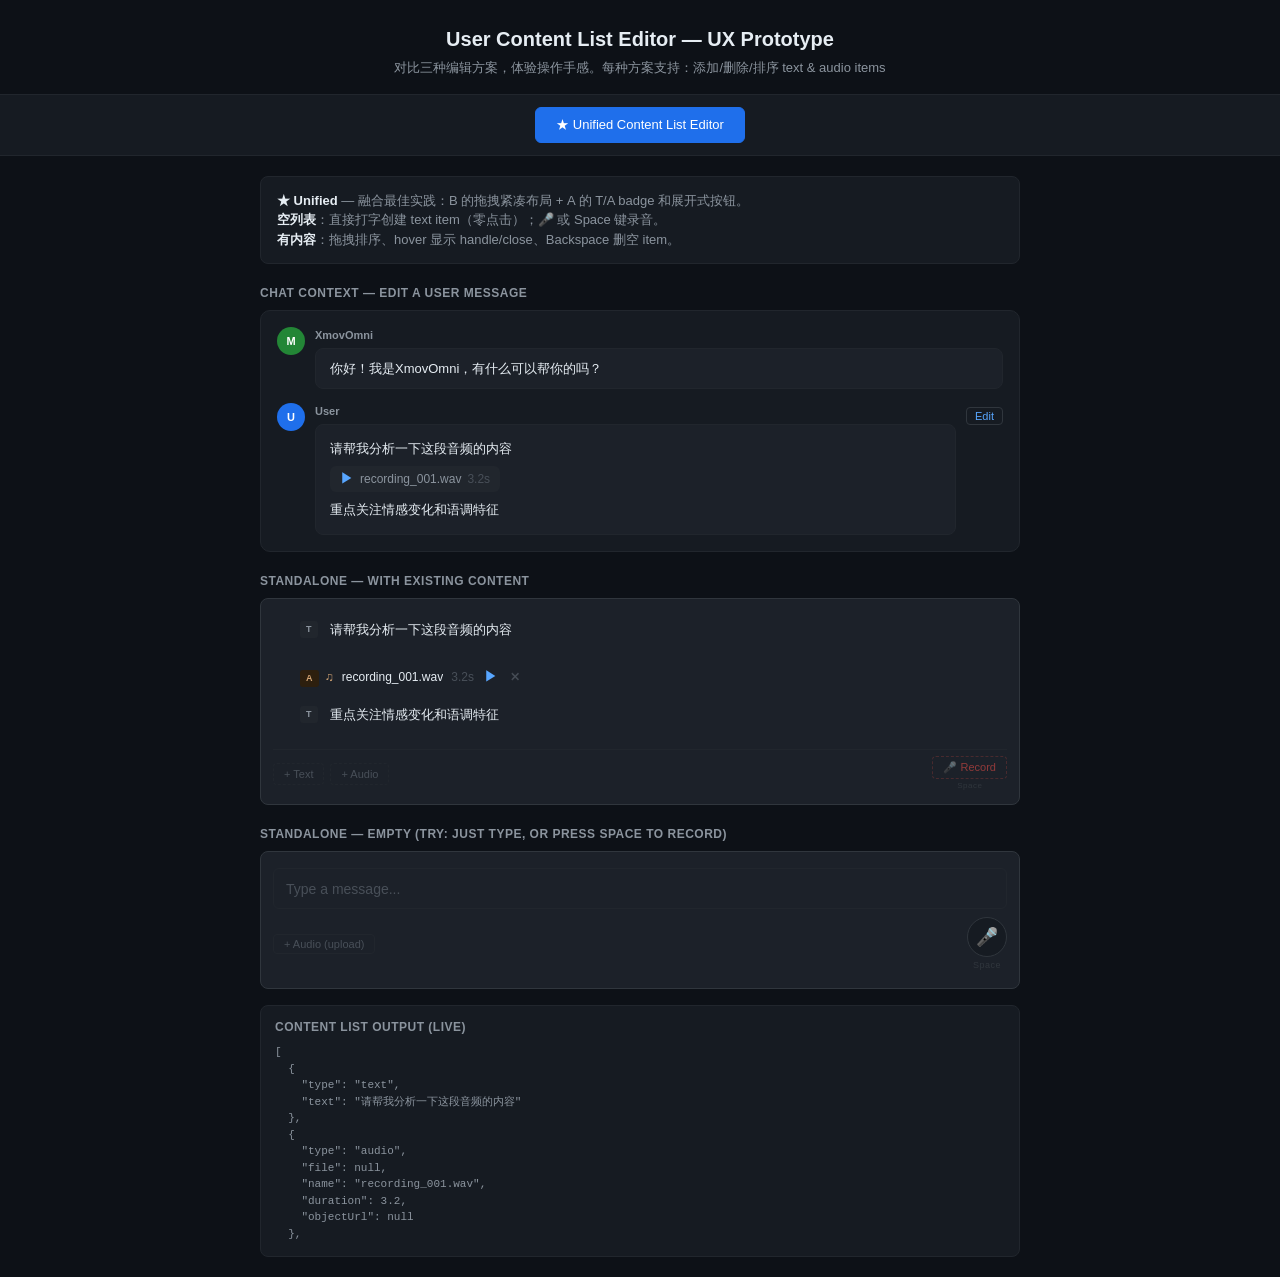
<file: static/prototype-content-editor.html>
<!DOCTYPE html>
<html lang="zh-CN">
<head>
<meta charset="UTF-8">
<meta name="viewport" content="width=device-width, initial-scale=1.0">
<title>Content List Editor — UX Prototype</title>
<style>
/* ── Reset & Base ── */
*, *::before, *::after { box-sizing: border-box; margin: 0; padding: 0; }
body {
    font-family: -apple-system, BlinkMacSystemFont, 'Segoe UI', Roboto, sans-serif;
    background: #0d1117;
    color: #e6edf3;
    line-height: 1.5;
    min-height: 100vh;
}

/* ── Layout ── */
.page-header {
    text-align: center;
    padding: 24px 20px 16px;
    border-bottom: 1px solid #21262d;
}
.page-header h1 { font-size: 20px; font-weight: 600; margin-bottom: 4px; }
.page-header p { font-size: 13px; color: #8b949e; }

.tabs {
    display: flex;
    justify-content: center;
    gap: 4px;
    padding: 12px 20px;
    background: #161b22;
    border-bottom: 1px solid #21262d;
    position: sticky;
    top: 0;
    z-index: 10;
}
.tab-btn {
    padding: 8px 20px;
    border: 1px solid #30363d;
    border-radius: 6px;
    background: transparent;
    color: #8b949e;
    cursor: pointer;
    font-size: 13px;
    transition: all 0.15s;
}
.tab-btn:hover { border-color: #58a6ff; color: #c9d1d9; }
.tab-btn.active { background: #1f6feb; border-color: #1f6feb; color: #fff; }

.main { max-width: 800px; margin: 0 auto; padding: 20px; }

.variant-panel { display: none; }
.variant-panel.active { display: block; }

.variant-desc {
    background: #161b22;
    border: 1px solid #21262d;
    border-radius: 8px;
    padding: 14px 16px;
    margin-bottom: 16px;
    font-size: 13px;
    color: #8b949e;
}
.variant-desc strong { color: #e6edf3; }

/* ── Section titles ── */
.section-title {
    font-size: 12px;
    font-weight: 600;
    color: #8b949e;
    text-transform: uppercase;
    letter-spacing: 0.5px;
    margin: 20px 0 8px;
}

/* ── Chat simulation ── */
.chat-sim {
    background: #161b22;
    border: 1px solid #21262d;
    border-radius: 10px;
    padding: 16px;
    margin-bottom: 16px;
}
.chat-msg {
    display: flex;
    gap: 10px;
    margin-bottom: 14px;
    align-items: flex-start;
}
.chat-msg:last-child { margin-bottom: 0; }
.chat-avatar {
    width: 28px; height: 28px;
    border-radius: 50%;
    display: flex; align-items: center; justify-content: center;
    font-size: 11px; font-weight: 600;
    flex-shrink: 0;
}
.chat-avatar.user { background: #1f6feb; color: #fff; }
.chat-avatar.ai { background: #238636; color: #fff; }
.chat-bubble {
    flex: 1;
    min-width: 0;
}
.chat-bubble-view {
    background: #1c2129;
    border: 1px solid #21262d;
    border-radius: 8px;
    padding: 10px 14px;
    font-size: 13px;
}
.chat-role { font-size: 11px; font-weight: 600; color: #8b949e; margin-bottom: 4px; }

/* ── Content item rendering (view mode) ── */
.ci-view-text { margin: 4px 0; }
.ci-view-audio {
    display: inline-flex;
    align-items: center;
    gap: 6px;
    background: #21262d;
    border-radius: 6px;
    padding: 4px 10px;
    margin: 4px 0;
    font-size: 12px;
    color: #8b949e;
}
.ci-view-audio .play-btn {
    background: none; border: none; color: #58a6ff; cursor: pointer;
    font-size: 14px; padding: 0;
}

/* ── Edit button ── */
.chat-edit-btn {
    font-size: 11px;
    color: #58a6ff;
    cursor: pointer;
    padding: 2px 8px;
    border: 1px solid #30363d;
    border-radius: 4px;
    background: transparent;
    white-space: nowrap;
    align-self: flex-start;
    margin-top: 4px;
    transition: all 0.12s;
}
.chat-edit-btn:hover { background: #1f6feb22; border-color: #58a6ff; }

/* ── Editor container (shared) ── */
.editor-container {
    background: #1c2129;
    border: 1px solid #30363d;
    border-radius: 8px;
    padding: 12px;
}

/* ══════════════════════════════════════
   Variant A: Classic Panel
   ══════════════════════════════════════ */
.va-items { display: flex; flex-direction: column; gap: 6px; }
.va-item {
    display: flex; gap: 8px; align-items: flex-start;
    background: #161b22;
    border: 1px solid #21262d;
    border-radius: 6px;
    padding: 8px 10px;
    transition: border-color 0.12s;
}
.va-item:hover { border-color: #30363d; }
.va-badge {
    font-size: 10px; font-weight: 700;
    padding: 2px 7px; border-radius: 3px;
    flex-shrink: 0; margin-top: 4px;
    user-select: none;
}
.va-badge-text { background: #21262d; color: #8b949e; }
.va-badge-audio { background: #2d1f0e; color: #d4a574; }
.va-content { flex: 1; min-width: 0; }
.va-textarea {
    width: 100%;
    background: #0d1117;
    border: 1px solid #21262d;
    border-radius: 4px;
    color: #e6edf3;
    padding: 6px 8px;
    font-size: 13px;
    font-family: inherit;
    line-height: 1.5;
    resize: vertical;
    min-height: 32px;
}
.va-textarea:focus { border-color: #58a6ff; outline: none; }
.va-actions {
    display: flex; flex-direction: column; gap: 2px;
    flex-shrink: 0;
}
.va-act-btn {
    width: 22px; height: 20px;
    border: none; border-radius: 3px;
    cursor: pointer; font-size: 11px;
    display: flex; align-items: center; justify-content: center;
    background: #21262d; color: #8b949e;
    transition: all 0.1s; padding: 0;
}
.va-act-btn:hover { background: #30363d; color: #e6edf3; }
.va-act-btn:disabled { opacity: 0.25; cursor: default; }
.va-act-btn.remove { color: #f85149; }
.va-act-btn.remove:hover { background: #f8514922; }
.va-add-row {
    display: flex; gap: 6px; margin-top: 8px;
}
.va-add-btn {
    font-size: 12px; padding: 4px 12px;
    border: 1px dashed #30363d; border-radius: 5px;
    background: transparent; color: #8b949e;
    cursor: pointer; transition: all 0.12s;
}
.va-add-btn:hover { border-color: #58a6ff; color: #58a6ff; background: #1f6feb11; }

/* ══════════════════════════════════════
   Variant B: Modern Block (hover actions)
   ══════════════════════════════════════ */
.vb-items { display: flex; flex-direction: column; gap: 2px; }
.vb-item {
    display: flex; align-items: flex-start; gap: 0;
    padding: 6px 8px;
    border-radius: 6px;
    position: relative;
    transition: background 0.12s;
    border: 1px solid transparent;
}
.vb-item:hover { background: #161b22; border-color: #21262d; }
.vb-drag {
    width: 16px; flex-shrink: 0;
    display: flex; align-items: center; justify-content: center;
    color: #30363d; font-size: 12px;
    cursor: grab; padding-top: 5px;
    opacity: 0; transition: opacity 0.12s;
    user-select: none;
}
.vb-item:hover .vb-drag { opacity: 1; }
.vb-item.dragging { opacity: 0.5; border-color: #58a6ff; }
.vb-drop-indicator {
    height: 2px; background: #58a6ff; border-radius: 1px;
    margin: 0 20px; transition: all 0.1s;
}
.vb-content { flex: 1; min-width: 0; }
.vb-textarea {
    width: 100%;
    background: transparent;
    border: none;
    color: #e6edf3;
    padding: 4px 6px;
    font-size: 13px;
    font-family: inherit;
    line-height: 1.5;
    resize: none;
    min-height: 28px;
    outline: none;
}
.vb-textarea::placeholder { color: #484f58; }
.vb-audio-row {
    display: flex; align-items: center; gap: 8px;
    padding: 4px 6px;
    color: #8b949e; font-size: 12px;
}
.vb-audio-row .icon { color: #d4a574; }
.vb-close {
    position: absolute; top: 6px; right: 6px;
    width: 20px; height: 20px;
    border: none; border-radius: 3px;
    background: transparent; color: #484f58;
    cursor: pointer; font-size: 12px;
    display: flex; align-items: center; justify-content: center;
    opacity: 0; transition: all 0.12s;
}
.vb-item:hover .vb-close { opacity: 1; }
.vb-close:hover { background: #f8514922; color: #f85149; }
.vb-add-zone {
    display: flex; justify-content: center;
    margin-top: 6px;
}
.vb-add-btn {
    display: flex; align-items: center; gap: 4px;
    padding: 4px 14px;
    border: none;
    background: transparent;
    color: #484f58;
    cursor: pointer;
    font-size: 12px;
    border-radius: 4px;
    transition: all 0.12s;
}
.vb-add-btn:hover { background: #21262d; color: #8b949e; }
.vb-add-menu {
    display: none;
    position: absolute;
    background: #1c2129;
    border: 1px solid #30363d;
    border-radius: 8px;
    padding: 4px;
    box-shadow: 0 8px 24px rgba(0,0,0,0.4);
    z-index: 20;
}
.vb-add-menu.show { display: block; }
.vb-add-menu-item {
    display: block; width: 100%;
    padding: 6px 14px;
    border: none; background: transparent;
    color: #e6edf3; font-size: 13px;
    cursor: pointer; text-align: left;
    border-radius: 4px;
}
.vb-add-menu-item:hover { background: #21262d; }

/* ══════════════════════════════════════
   Variant C: Document Flow
   ══════════════════════════════════════ */
.vc-items { display: flex; flex-direction: column; gap: 0; }
.vc-item {
    position: relative;
    padding: 2px 0;
}
.vc-item + .vc-item.vc-type-audio,
.vc-item.vc-type-audio + .vc-item {
    border-top: 1px solid #21262d;
    margin-top: 4px;
    padding-top: 6px;
}
.vc-textarea {
    width: 100%;
    background: transparent;
    border: none;
    color: #e6edf3;
    padding: 4px 8px;
    font-size: 13px;
    font-family: inherit;
    line-height: 1.6;
    resize: none;
    min-height: 28px;
    outline: none;
}
.vc-textarea:focus {
    background: #161b2266;
    border-radius: 4px;
}
.vc-textarea::placeholder { color: #484f58; }
.vc-audio-chip {
    display: inline-flex; align-items: center; gap: 8px;
    background: #21262d;
    border: 1px solid #30363d;
    border-radius: 8px;
    padding: 6px 12px;
    margin: 2px 8px;
    font-size: 12px;
    color: #8b949e;
    position: relative;
}
.vc-audio-chip .chip-icon { color: #d4a574; font-size: 14px; }
.vc-audio-chip .chip-play {
    background: none; border: none; color: #58a6ff; cursor: pointer;
    font-size: 13px; padding: 0;
}
.vc-audio-chip .chip-remove {
    background: none; border: none; color: #484f58; cursor: pointer;
    font-size: 11px; padding: 0 0 0 4px;
    transition: color 0.12s;
}
.vc-audio-chip .chip-remove:hover { color: #f85149; }
.vc-toolbar {
    display: flex; gap: 4px; padding: 8px 0 0;
    border-top: 1px solid #21262d;
    margin-top: 4px;
}
.vc-tool-btn {
    padding: 4px 12px;
    border: 1px solid #30363d;
    border-radius: 5px;
    background: transparent;
    color: #8b949e;
    cursor: pointer;
    font-size: 12px;
    transition: all 0.12s;
}
.vc-tool-btn:hover { border-color: #58a6ff; color: #58a6ff; }

/* ── Audio shared styles ── */
.audio-action-zone {
    display: flex; gap: 6px; align-items: stretch;
}
.audio-action-btn {
    display: flex; align-items: center; gap: 6px;
    padding: 8px 14px;
    border: 1px dashed #30363d;
    border-radius: 6px;
    cursor: pointer;
    transition: all 0.15s;
    font-size: 12px;
    color: #8b949e;
    background: transparent;
    flex: 1;
    justify-content: center;
}
.audio-action-btn:hover { border-color: #58a6ff; color: #58a6ff; background: #1f6feb08; }
.audio-action-btn.record-btn:hover { border-color: #f85149; color: #f85149; background: #f8514908; }
.audio-info {
    display: flex; align-items: center; gap: 8px;
    font-size: 12px; color: #8b949e;
}
.audio-info .name { color: #e6edf3; max-width: 150px; overflow: hidden; text-overflow: ellipsis; white-space: nowrap; }
.audio-play-btn {
    background: none; border: none; color: #58a6ff; cursor: pointer;
    font-size: 14px; padding: 2px;
}
.audio-remove-btn {
    background: none; border: none; color: #484f58; cursor: pointer;
    font-size: 11px; padding: 2px; transition: color 0.12s;
}
.audio-remove-btn:hover { color: #f85149; }

/* ── Recording UI ── */
.recording-inline {
    display: flex; align-items: center; gap: 10px;
    padding: 8px 12px;
    background: #1c0a0a;
    border: 1px solid #f85149;
    border-radius: 6px;
    animation: rec-border-pulse 1.5s ease-in-out infinite;
}
@keyframes rec-border-pulse {
    0%, 100% { border-color: #f85149; box-shadow: 0 0 0 0 #f8514900; }
    50% { border-color: #f8514988; box-shadow: 0 0 8px 0 #f8514933; }
}
.rec-dot {
    width: 10px; height: 10px;
    background: #f85149;
    border-radius: 50%;
    flex-shrink: 0;
    animation: rec-dot-pulse 1s ease-in-out infinite;
}
@keyframes rec-dot-pulse {
    0%, 100% { opacity: 1; transform: scale(1); }
    50% { opacity: 0.4; transform: scale(0.8); }
}
.rec-label { color: #f85149; font-size: 12px; font-weight: 500; }
.rec-timer {
    color: #f85149; font-size: 14px;
    font-variant-numeric: tabular-nums;
    font-weight: 600;
    min-width: 36px;
}
.rec-stop-btn {
    margin-left: auto;
    padding: 4px 14px;
    border: 1px solid #f85149;
    border-radius: 5px;
    background: #f8514922;
    color: #f85149;
    cursor: pointer;
    font-size: 12px;
    font-weight: 500;
    transition: all 0.12s;
}
.rec-stop-btn:hover { background: #f8514944; }
.rec-cancel-btn {
    padding: 4px 10px;
    border: 1px solid #30363d;
    border-radius: 5px;
    background: transparent;
    color: #8b949e;
    cursor: pointer;
    font-size: 12px;
    transition: all 0.12s;
}
.rec-cancel-btn:hover { border-color: #8b949e; color: #e6edf3; }
.rec-keys-hint { font-size: 10px; color: #484f58; margin-left: auto; white-space: nowrap; }

/* ── Add buttons record variant ── */
.va-add-btn.record, .vc-tool-btn.record { color: #f8514999; border-color: #f8514944; }
.va-add-btn.record:hover, .vc-tool-btn.record:hover { color: #f85149; border-color: #f85149; background: #f8514911; }
.vb-add-menu-item.record { color: #f85149; }

/* ══════════════════════════════════════
   Variant D: Unified (Best)
   ══════════════════════════════════════ */
.vu-wrap { min-height: 40px; }

/* ── Empty state ── */
.vu-empty {
    display: flex; flex-direction: column; gap: 8px;
    padding: 4px 0;
}
.vu-empty-ta {
    width: 100%;
    background: transparent;
    border: 1px solid #21262d;
    border-radius: 6px;
    color: #e6edf3;
    padding: 10px 12px;
    font-size: 14px;
    font-family: inherit;
    line-height: 1.5;
    resize: none;
    min-height: 40px;
    outline: none;
    transition: border-color 0.15s;
}
.vu-empty-ta:focus { border-color: #58a6ff; }
.vu-empty-ta::placeholder { color: #484f58; }
.vu-empty-bottom {
    display: flex; align-items: center; justify-content: space-between;
}
.vu-empty-adds {
    display: flex; gap: 6px;
}
.vu-empty-add-btn {
    font-size: 11px; padding: 3px 10px;
    border: 1px solid #21262d; border-radius: 4px;
    background: transparent; color: #484f58;
    cursor: pointer; transition: all 0.12s;
}
.vu-empty-add-btn:hover { border-color: #30363d; color: #8b949e; }
.vu-empty-rec-zone {
    display: flex; flex-direction: column; align-items: center; gap: 2px;
}
.vu-empty-rec-btn {
    width: 40px; height: 40px;
    border-radius: 50%;
    border: 1px solid #30363d;
    background: #161b22;
    cursor: pointer;
    font-size: 18px;
    display: flex; align-items: center; justify-content: center;
    transition: all 0.15s;
}
.vu-empty-rec-btn:hover { border-color: #f85149; background: #f8514911; }
.vu-empty-rec-btn.recording {
    border-color: #f85149; background: #f8514922;
    animation: rec-border-pulse 1.5s ease-in-out infinite;
}
.vu-empty-rec-hint {
    font-size: 9px; color: #30363d; letter-spacing: 0.5px;
}

/* ── Full state items ── */
.vu-items { display: flex; flex-direction: column; gap: 2px; }
.vu-item {
    display: flex; align-items: flex-start; gap: 6px;
    padding: 5px 6px;
    border-radius: 6px;
    position: relative;
    transition: background 0.1s;
    border: 1px solid transparent;
}
.vu-item:hover { background: #161b22; border-color: #21262d; }
.vu-item.vu-dragging { opacity: 0.4; border-color: #58a6ff; }
.vu-drag {
    width: 14px; flex-shrink: 0;
    display: flex; align-items: center; justify-content: center;
    color: #21262d; font-size: 11px;
    cursor: grab; padding-top: 5px;
    opacity: 0; transition: opacity 0.1s;
    user-select: none;
}
.vu-item:hover .vu-drag { opacity: 1; color: #484f58; }
.vu-badge {
    font-size: 9px; font-weight: 700;
    padding: 2px 6px; border-radius: 3px;
    flex-shrink: 0; margin-top: 4px;
    user-select: none; letter-spacing: 0.3px;
}
.vu-badge-text { background: #21262d; color: #8b949e; }
.vu-badge-audio { background: #2d1f0e; color: #d4a574; }
.vu-content { flex: 1; min-width: 0; }
.vu-textarea {
    width: 100%;
    background: transparent;
    border: none;
    color: #e6edf3;
    padding: 3px 6px;
    font-size: 13px;
    font-family: inherit;
    line-height: 1.5;
    resize: none;
    min-height: 26px;
    outline: none;
}
.vu-textarea:focus { background: #0d111766; border-radius: 3px; }
.vu-textarea::placeholder { color: #30363d; }
.vu-item-actions {
    display: flex; align-items: center; gap: 1px;
    flex-shrink: 0; margin-top: 2px;
    opacity: 0; transition: opacity 0.1s;
}
.vu-item:hover .vu-item-actions { opacity: 1; }
.vu-act {
    width: 20px; height: 20px;
    border: none; border-radius: 3px;
    background: transparent; color: #484f58;
    cursor: pointer; font-size: 11px;
    display: flex; align-items: center; justify-content: center;
    transition: all 0.1s; padding: 0;
}
.vu-act:hover { background: #21262d; color: #8b949e; }
.vu-act:disabled { opacity: 0.2; cursor: default; }
.vu-act:disabled:hover { background: transparent; }
.vu-act.vu-act-remove:hover { background: #f8514922; color: #f85149; }

/* ── Add row ── */
.vu-add-row {
    display: flex; align-items: center; gap: 6px;
    margin-top: 6px; padding-top: 6px;
    border-top: 1px solid #21262d;
}
.vu-add-btn {
    font-size: 11px; padding: 4px 10px;
    border: 1px dashed #21262d; border-radius: 4px;
    background: transparent; color: #484f58;
    cursor: pointer; transition: all 0.12s;
}
.vu-add-btn:hover { border-color: #58a6ff; color: #58a6ff; background: #1f6feb08; }
.vu-rec-wrap {
    display: flex; flex-direction: column; align-items: center; gap: 1px;
    margin-left: auto;
}
.vu-rec-btn {
    border-color: #f8514933 !important; color: #f8514988 !important;
}
.vu-rec-btn:hover { border-color: #f85149 !important; color: #f85149 !important; background: #f8514911 !important; }
.vu-rec-hint {
    font-size: 8px; color: #30363d; letter-spacing: 0.5px;
}

/* ── Save bar ── */
.editor-save-bar {
    display: flex; gap: 8px; justify-content: flex-end;
    margin-top: 10px; padding-top: 10px;
    border-top: 1px solid #21262d;
}
.btn-primary {
    padding: 6px 16px; border: none; border-radius: 6px;
    background: #238636; color: #fff; cursor: pointer;
    font-size: 13px; font-weight: 500;
    transition: background 0.12s;
}
.btn-primary:hover { background: #2ea043; }
.btn-secondary {
    padding: 6px 16px; border: 1px solid #30363d; border-radius: 6px;
    background: transparent; color: #8b949e; cursor: pointer;
    font-size: 13px; transition: all 0.12s;
}
.btn-secondary:hover { border-color: #8b949e; color: #e6edf3; }

/* ── Output preview ── */
.output-panel {
    background: #161b22;
    border: 1px solid #21262d;
    border-radius: 8px;
    padding: 12px 14px;
    margin-top: 16px;
}
.output-panel pre {
    font-size: 11px;
    color: #8b949e;
    white-space: pre-wrap;
    word-break: break-all;
    max-height: 200px;
    overflow-y: auto;
}
</style>
</head>
<body>

<div class="page-header">
    <h1>User Content List Editor — UX Prototype</h1>
    <p>对比三种编辑方案，体验操作手感。每种方案支持：添加/删除/排序 text & audio items</p>
</div>

<div class="tabs">
    <button class="tab-btn active" onclick="switchTab('d')">★ Unified Content List Editor</button>
</div>

<div class="main">

<!-- ═══════════════════ Variant D: Unified (Best) ═══════════════════ -->
<div class="variant-panel active" id="panel-d">
    <div class="variant-desc">
        <strong>★ Unified</strong> — 融合最佳实践：B 的拖拽紧凑布局 + A 的 T/A badge 和展开式按钮。
        <br><strong>空列表</strong>：直接打字创建 text item（零点击）；🎤 或 Space 键录音。
        <br><strong>有内容</strong>：拖拽排序、hover 显示 handle/close、Backspace 删空 item。
    </div>

    <div class="section-title">Chat Context — Edit a User Message</div>
    <div class="chat-sim">
        <div class="chat-msg">
            <div class="chat-avatar ai">M</div>
            <div class="chat-bubble">
                <div class="chat-role">XmovOmni</div>
                <div class="chat-bubble-view">你好！我是XmovOmni，有什么可以帮你的吗？</div>
            </div>
        </div>
        <div class="chat-msg">
            <div class="chat-avatar user">U</div>
            <div class="chat-bubble">
                <div class="chat-role">User</div>
                <div id="d-view" class="chat-bubble-view"></div>
                <div id="d-editor-wrap" style="display:none;"></div>
                <div id="d-save-bar" class="editor-save-bar" style="display:none;">
                    <button class="btn-secondary" onclick="toggleEdit('d', false)">Cancel</button>
                    <button class="btn-primary" onclick="saveEdit('d')">Save & Resend</button>
                </div>
            </div>
            <button class="chat-edit-btn" id="d-edit-btn" onclick="toggleEdit('d', true)">Edit</button>
        </div>
    </div>

    <div class="section-title">Standalone — With Existing Content</div>
    <div class="editor-container" id="d-standalone"></div>

    <div class="section-title" style="margin-top:20px">Standalone — Empty (Try: just type, or press Space to record)</div>
    <div class="editor-container" id="d-empty-standalone"></div>

    <div class="output-panel">
        <div class="section-title" style="margin-top:0;">Content List Output (live)</div>
        <pre id="d-output"></pre>
    </div>
</div>

<!-- ═══════════════════ Variant A: Classic Panel ═══════════════════ -->
<div class="variant-panel" id="panel-a">
    <div class="variant-desc">
        <strong>A: Classic Panel</strong> — 与现有 SystemContentEditor 风格一致。每个 item 一行：
        左侧 badge（T/A）、中间内容、右侧操作按钮（↑↓✕）。底部 +Text / +Audio 按钮。
        <br>特点：所有控件始终可见，操作明确，无隐藏状态。
    </div>

    <div class="section-title">Chat Context</div>
    <div class="chat-sim">
        <div class="chat-msg">
            <div class="chat-avatar ai">M</div>
            <div class="chat-bubble">
                <div class="chat-role">XmovOmni</div>
                <div class="chat-bubble-view">你好！我是XmovOmni，有什么可以帮你的吗？</div>
            </div>
        </div>
        <div class="chat-msg">
            <div class="chat-avatar user">U</div>
            <div class="chat-bubble">
                <div class="chat-role">User</div>
                <div id="a-view" class="chat-bubble-view"></div>
                <div id="a-editor-wrap" style="display:none;"></div>
                <div id="a-save-bar" class="editor-save-bar" style="display:none;">
                    <button class="btn-secondary" onclick="toggleEdit('a', false)">Cancel</button>
                    <button class="btn-primary" onclick="saveEdit('a')">Save & Resend</button>
                </div>
            </div>
            <button class="chat-edit-btn" id="a-edit-btn" onclick="toggleEdit('a', true)">Edit</button>
        </div>
    </div>

    <div class="section-title">Standalone Editor Playground</div>
    <div class="editor-container" id="a-standalone"></div>

    <div class="output-panel">
        <div class="section-title" style="margin-top:0;">Content List Output (live)</div>
        <pre id="a-output"></pre>
    </div>
</div>

<!-- ═══════════════════ Variant B: Modern Block ═══════════════════ -->
<div class="variant-panel" id="panel-b">
    <div class="variant-desc">
        <strong>B: Modern Block</strong> — Notion 风格。无边框文本编辑，hover 显示控件。
        左侧 drag handle（⠿）可拖拽排序，右上角 ✕ 删除。底部 + 按钮展开菜单。
        <br>特点：视觉清爽，减少干扰，操作需 hover 触发。
    </div>

    <div class="section-title">Chat Context</div>
    <div class="chat-sim">
        <div class="chat-msg">
            <div class="chat-avatar ai">M</div>
            <div class="chat-bubble">
                <div class="chat-role">XmovOmni</div>
                <div class="chat-bubble-view">你好！我是XmovOmni，有什么可以帮你的吗？</div>
            </div>
        </div>
        <div class="chat-msg">
            <div class="chat-avatar user">U</div>
            <div class="chat-bubble">
                <div class="chat-role">User</div>
                <div id="b-view" class="chat-bubble-view"></div>
                <div id="b-editor-wrap" style="display:none;"></div>
                <div id="b-save-bar" class="editor-save-bar" style="display:none;">
                    <button class="btn-secondary" onclick="toggleEdit('b', false)">Cancel</button>
                    <button class="btn-primary" onclick="saveEdit('b')">Save & Resend</button>
                </div>
            </div>
            <button class="chat-edit-btn" id="b-edit-btn" onclick="toggleEdit('b', true)">Edit</button>
        </div>
    </div>

    <div class="section-title">Standalone Editor Playground</div>
    <div class="editor-container" id="b-standalone"></div>

    <div class="output-panel">
        <div class="section-title" style="margin-top:0;">Content List Output (live)</div>
        <pre id="b-output"></pre>
    </div>
</div>

<!-- ═══════════════════ Variant C: Document Flow ═══════════════════ -->
<div class="variant-panel" id="panel-c">
    <div class="variant-desc">
        <strong>C: Document Flow</strong> — 文档编辑器风格。文本无边框直接编辑，音频显示为 chip 卡片。
        底部 toolbar 添加 items。item 之间用细线分隔。
        <br>特点：接近所见即所得，最自然的编辑体验，但排序需 toolbar 操作。
    </div>

    <div class="section-title">Chat Context</div>
    <div class="chat-sim">
        <div class="chat-msg">
            <div class="chat-avatar ai">M</div>
            <div class="chat-bubble">
                <div class="chat-role">XmovOmni</div>
                <div class="chat-bubble-view">你好！我是XmovOmni，有什么可以帮你的吗？</div>
            </div>
        </div>
        <div class="chat-msg">
            <div class="chat-avatar user">U</div>
            <div class="chat-bubble">
                <div class="chat-role">User</div>
                <div id="c-view" class="chat-bubble-view"></div>
                <div id="c-editor-wrap" style="display:none;"></div>
                <div id="c-save-bar" class="editor-save-bar" style="display:none;">
                    <button class="btn-secondary" onclick="toggleEdit('c', false)">Cancel</button>
                    <button class="btn-primary" onclick="saveEdit('c')">Save & Resend</button>
                </div>
            </div>
            <button class="chat-edit-btn" id="c-edit-btn" onclick="toggleEdit('c', true)">Edit</button>
        </div>
    </div>

    <div class="section-title">Standalone Editor Playground</div>
    <div class="editor-container" id="c-standalone"></div>

    <div class="output-panel">
        <div class="section-title" style="margin-top:0;">Content List Output (live)</div>
        <pre id="c-output"></pre>
    </div>
</div>

</div><!-- .main -->

<script>
// ═══════════════════════════════════════════════════════════════
// Shared utilities
// ═══════════════════════════════════════════════════════════════

// ═══════════════════════════════════════════════════════════════
// Recording Manager
// ═══════════════════════════════════════════════════════════════

let _recordingCount = 0;

/** Global recording lock — only one recording at a time (one microphone) */
let _globalRecordingActive = false;
/** Reference to the active RecordingSession instance (for programmatic stop/cancel) */
let _activeRecordingSession = null;
/** The UnifiedEditor that last received user interaction (click/focus) */
let _lastActiveEditor = null;

// ── Space key: tap = toggle, hold = push-to-talk; ESC = cancel ──
//
// 与 index.html 的录音快捷键完全一致：
//   Space keydown (非输入框, 非 repeat):
//     未录音 → 开始录音，记录按下时间
//     录音中 + 新的 Space（上一次 tap 留下的）→ toggle 停止
//   Space keyup:
//     按住 >= 300ms → push-to-talk，松开停止录音
//     按住 < 300ms  → tap/toggle，录音继续，等下一次 tap 停止
//   ESC → 取消录音（丢弃）
//
(function initRecordingShortcuts() {
    const HOLD_THRESHOLD_MS = 300;
    let spaceDownTime = 0;
    let spaceHeld = false;

    function isInputFocused() {
        const tag = document.activeElement?.tagName;
        return tag === 'TEXTAREA' || tag === 'INPUT' || tag === 'SELECT';
    }

    document.addEventListener('keydown', (e) => {
        // ESC: cancel recording (always, even when input focused)
        if (e.key === 'Escape' && _globalRecordingActive && _activeRecordingSession) {
            e.preventDefault();
            _activeRecordingSession.cancel();
            spaceHeld = false;
            return;
        }

        // Space: only when not in text input, not repeat
        if (e.code !== 'Space' || isInputFocused() || e.repeat) return;
        if (!_lastActiveEditor) return;
        if (!_lastActiveEditor.wrap.offsetParent) return; // not visible
        e.preventDefault();

        if (!_globalRecordingActive) {
            // Not recording → start
            spaceHeld = true;
            spaceDownTime = Date.now();
            _lastActiveEditor._startRecording();
        } else if (!spaceHeld && _activeRecordingSession) {
            // Recording + new Space keydown (from previous tap's toggle) → stop
            _activeRecordingSession.stop();
        }
    });

    document.addEventListener('keyup', (e) => {
        if (e.code !== 'Space' || !spaceHeld) return;
        e.preventDefault();
        spaceHeld = false;

        if (!_globalRecordingActive || !_activeRecordingSession) return;

        const holdMs = Date.now() - spaceDownTime;
        if (holdMs >= HOLD_THRESHOLD_MS) {
            // Hold >= 300ms → push-to-talk, release stops recording
            _activeRecordingSession.stop();
        }
        // Tap < 300ms → toggle mode, recording continues until next Space tap
    });
})();

class RecordingSession {
    /**
     * @param {HTMLElement} container - Where to render recording UI
     * @param {Object} callbacks
     * @param {Function} callbacks.onDone - (objectUrl, name, duration) => void
     * @param {Function} callbacks.onCancel - () => void
     */
    constructor(container, callbacks) {
        this.container = container;
        this.callbacks = callbacks;
        this.mediaRecorder = null;
        this.chunks = [];
        this.startTime = 0;
        this.timerInterval = null;
        this.stream = null;
        this._start();
    }

    async _start() {
        if (_globalRecordingActive) {
            console.warn('Another recording is already active');
            this.callbacks.onCancel();
            return;
        }
        _globalRecordingActive = true;
        _activeRecordingSession = this;

        try {
            this.stream = await navigator.mediaDevices.getUserMedia({ audio: true });
        } catch (e) {
            _globalRecordingActive = false;
            _activeRecordingSession = null;
            alert('Microphone access denied. Please allow microphone access.');
            this.callbacks.onCancel();
            return;
        }

        this.chunks = [];
        this.mediaRecorder = new MediaRecorder(this.stream);

        this.mediaRecorder.ondataavailable = (e) => {
            if (e.data.size > 0) this.chunks.push(e.data);
        };

        this.mediaRecorder.onstop = () => {
            this._stopTimer();
            this._stopStream();
            _globalRecordingActive = false;
            _activeRecordingSession = null;
            if (this._cancelled || this.chunks.length === 0) {
                this.callbacks.onCancel();
                return;
            }
            const blob = new Blob(this.chunks, { type: 'audio/webm' });
            const objectUrl = URL.createObjectURL(blob);
            const duration = (Date.now() - this.startTime) / 1000;
            _recordingCount++;
            const name = `recording_${String(_recordingCount).padStart(3, '0')}.webm`;
            this.callbacks.onDone(objectUrl, name, duration);
        };

        this.mediaRecorder.start(100); // 100ms timeslice
        this.startTime = Date.now();
        this._cancelled = false;

        // Render recording UI
        this._renderUI();
        this._startTimer();
    }

    _renderUI() {
        this.container.innerHTML = '';
        const row = document.createElement('div');
        row.className = 'recording-inline';

        row.innerHTML = `
            <div class="rec-dot"></div>
            <span class="rec-label">Recording</span>
            <span class="rec-timer">0:00</span>
            <span class="rec-keys-hint">Space stop · ESC cancel</span>
            <button class="rec-cancel-btn">Cancel</button>
            <button class="rec-stop-btn">⏹ Stop</button>
        `;

        this._timerEl = row.querySelector('.rec-timer');

        row.querySelector('.rec-stop-btn').addEventListener('click', () => this.stop());
        row.querySelector('.rec-cancel-btn').addEventListener('click', () => this.cancel());

        this.container.appendChild(row);
    }

    _startTimer() {
        this.timerInterval = setInterval(() => {
            const elapsed = (Date.now() - this.startTime) / 1000;
            const mins = Math.floor(elapsed / 60);
            const secs = Math.floor(elapsed % 60);
            if (this._timerEl) {
                this._timerEl.textContent = `${mins}:${String(secs).padStart(2, '0')}`;
            }
        }, 200);
    }

    _stopTimer() {
        if (this.timerInterval) {
            clearInterval(this.timerInterval);
            this.timerInterval = null;
        }
    }

    _stopStream() {
        if (this.stream) {
            this.stream.getTracks().forEach(t => t.stop());
            this.stream = null;
        }
    }

    stop() {
        if (this.mediaRecorder && this.mediaRecorder.state === 'recording') {
            this.mediaRecorder.stop();
        }
    }

    cancel() {
        this._cancelled = true;
        this._stopTimer();
        if (this.mediaRecorder && this.mediaRecorder.state === 'recording') {
            // onstop will fire → checks _cancelled → calls onCancel + releases global lock
            this.mediaRecorder.stop();
        } else {
            // MediaRecorder not started yet
            _globalRecordingActive = false;
            _activeRecordingSession = null;
            this._stopStream();
            this.callbacks.onCancel();
        }
    }
}

/** Sample content list for demo */
function getSampleItems() {
    return [
        { type: 'text', text: '请帮我分析一下这段音频的内容' },
        { type: 'audio', file: null, name: 'recording_001.wav', duration: 3.2, objectUrl: null },
        { type: 'text', text: '重点关注情感变化和语调特征' },
    ];
}

function deepCopy(items) {
    return JSON.parse(JSON.stringify(items));
}

/** Render content items in view mode (non-editing) */
function renderViewMode(container, items) {
    container.innerHTML = '';
    items.forEach(item => {
        if (item.type === 'text') {
            const div = document.createElement('div');
            div.className = 'ci-view-text';
            div.textContent = item.text;
            container.appendChild(div);
        } else if (item.type === 'audio') {
            const div = document.createElement('div');
            div.className = 'ci-view-audio';
            div.innerHTML = `<button class="play-btn">&#9654;</button>
                <span>${escapeHtml(item.name || 'audio')}</span>
                <span style="color:#484f58">${item.duration ? item.duration.toFixed(1) + 's' : ''}</span>`;
            container.appendChild(div);
        }
    });
}

function escapeHtml(s) {
    const d = document.createElement('div');
    d.textContent = s;
    return d.innerHTML;
}

/** Auto-resize textarea */
function autoResize(textarea) {
    textarea.style.height = '0';
    textarea.style.height = Math.max(28, textarea.scrollHeight) + 'px';
}

/**
 * Create audio UI (shared by all variants)
 * States: empty (upload/record), recording, has-audio (info + play)
 */
function createAudioUploadUI(item, idx, onChange) {
    const wrap = document.createElement('div');

    if (item._recording) {
        // Recording state — show inline recorder
        new RecordingSession(wrap, {
            onDone: (objectUrl, name, duration) => {
                item._recording = false;
                item.objectUrl = objectUrl;
                item.name = name;
                item.duration = duration;
                onChange();
            },
            onCancel: () => {
                item._recording = false;
                onChange();
            }
        });
    } else if (item.name) {
        // Has audio — show info + play + remove
        wrap.className = 'audio-info';

        const noteIcon = document.createElement('span');
        noteIcon.style.color = '#d4a574';
        noteIcon.innerHTML = '&#9835;';
        wrap.appendChild(noteIcon);

        const nameSpan = document.createElement('span');
        nameSpan.className = 'name';
        nameSpan.textContent = item.name;
        wrap.appendChild(nameSpan);

        const durSpan = document.createElement('span');
        durSpan.style.color = '#484f58';
        durSpan.textContent = item.duration ? item.duration.toFixed(1) + 's' : '';
        wrap.appendChild(durSpan);

        // Play button (actually plays!)
        const playBtn = document.createElement('button');
        playBtn.className = 'audio-play-btn';
        playBtn.innerHTML = '&#9654;';
        playBtn.title = 'Play';
        let audioEl = null;
        playBtn.addEventListener('click', () => {
            if (audioEl && !audioEl.paused) {
                audioEl.pause();
                audioEl.currentTime = 0;
                playBtn.innerHTML = '&#9654;';
                return;
            }
            const src = item.objectUrl || (item.file ? URL.createObjectURL(item.file) : null);
            if (!src) return;
            audioEl = new Audio(src);
            playBtn.innerHTML = '⏸';
            audioEl.play();
            audioEl.addEventListener('ended', () => { playBtn.innerHTML = '&#9654;'; });
            audioEl.addEventListener('pause', () => { playBtn.innerHTML = '&#9654;'; });
        });
        wrap.appendChild(playBtn);

        // Remove button
        const removeBtn = document.createElement('button');
        removeBtn.className = 'audio-remove-btn';
        removeBtn.innerHTML = '&#10005;';
        removeBtn.title = 'Remove audio';
        removeBtn.addEventListener('click', () => {
            item.file = null; item.name = ''; item.duration = 0; item.objectUrl = null;
            onChange();
        });
        wrap.appendChild(removeBtn);
    } else {
        // Empty — show Upload + Record buttons
        wrap.className = 'audio-action-zone';

        // Upload button
        const uploadBtn = document.createElement('button');
        uploadBtn.className = 'audio-action-btn';
        uploadBtn.innerHTML = '<span>📎</span> Upload';
        const fileInput = document.createElement('input');
        fileInput.type = 'file'; fileInput.accept = 'audio/*';
        fileInput.style.display = 'none';
        fileInput.addEventListener('change', (e) => {
            const f = e.target.files[0];
            if (!f) return;
            item.file = f;
            item.name = f.name;
            const url = URL.createObjectURL(f);
            item.objectUrl = url;
            const audio = new Audio(url);
            audio.addEventListener('loadedmetadata', () => {
                item.duration = audio.duration;
                onChange();
            });
            audio.addEventListener('error', () => { item.duration = 0; onChange(); });
        });
        uploadBtn.appendChild(fileInput);
        uploadBtn.addEventListener('click', () => fileInput.click());
        wrap.appendChild(uploadBtn);

        // Record button
        const recordBtn = document.createElement('button');
        recordBtn.className = 'audio-action-btn record-btn';
        recordBtn.innerHTML = '<span>🎤</span> Record';
        recordBtn.addEventListener('click', () => {
            item._recording = true;
            onChange();
        });
        wrap.appendChild(recordBtn);
    }
    return wrap;
}

/** Start recording into a new audio item for a given editor */
function startRecordForEditor(editor) {
    if (_globalRecordingActive) return; // global lock
    const newItem = { type: 'audio', file: null, name: '', duration: 0, objectUrl: null, _recording: true };
    editor.items.push(newItem);
    editor.render();
    editor.onChange(editor.getItems());
}

// ═══════════════════════════════════════════════════════════════
// Variant A: Classic Panel
// ═══════════════════════════════════════════════════════════════

class PanelEditor {
    constructor(container, onChange) {
        this.container = container;
        this.onChange = onChange;
        this.items = [];
        this.wrap = document.createElement('div');
        container.appendChild(this.wrap);
    }

    setItems(items) {
        this.items = items.map(it => ({ ...it }));
        this.render();
    }

    getItems() { return deepCopy(this.items); }

    render() {
        this.wrap.innerHTML = '';
        const list = document.createElement('div');
        list.className = 'va-items';

        this.items.forEach((item, idx) => {
            const row = document.createElement('div');
            row.className = 'va-item';

            // Badge
            const badge = document.createElement('span');
            badge.className = `va-badge va-badge-${item.type}`;
            badge.textContent = item.type === 'text' ? 'T' : 'A';
            row.appendChild(badge);

            // Content
            const content = document.createElement('div');
            content.className = 'va-content';

            if (item.type === 'text') {
                const ta = document.createElement('textarea');
                ta.className = 'va-textarea';
                ta.value = item.text || '';
                ta.placeholder = 'Enter text...';
                ta.rows = 1;
                let composing = false;
                ta.addEventListener('compositionstart', () => { composing = true; });
                ta.addEventListener('compositionend', () => {
                    composing = false;
                    item.text = ta.value;
                    autoResize(ta);
                    this.onChange(this.getItems());
                });
                ta.addEventListener('input', () => {
                    item.text = ta.value;
                    autoResize(ta);
                    if (!composing) this.onChange(this.getItems());
                });
                content.appendChild(ta);
                requestAnimationFrame(() => autoResize(ta));
            } else {
                content.appendChild(createAudioUploadUI(item, idx, () => {
                    this.render();
                    this.onChange(this.getItems());
                }));
            }
            row.appendChild(content);

            // Actions
            const actions = document.createElement('div');
            actions.className = 'va-actions';

            const upBtn = document.createElement('button');
            upBtn.className = 'va-act-btn'; upBtn.textContent = '↑'; upBtn.title = 'Move up';
            upBtn.disabled = idx === 0;
            upBtn.addEventListener('click', () => this._move(idx, -1));
            actions.appendChild(upBtn);

            const downBtn = document.createElement('button');
            downBtn.className = 'va-act-btn'; downBtn.textContent = '↓'; downBtn.title = 'Move down';
            downBtn.disabled = idx === this.items.length - 1;
            downBtn.addEventListener('click', () => this._move(idx, 1));
            actions.appendChild(downBtn);

            const delBtn = document.createElement('button');
            delBtn.className = 'va-act-btn remove'; delBtn.textContent = '✕'; delBtn.title = 'Remove';
            delBtn.addEventListener('click', () => this._remove(idx));
            actions.appendChild(delBtn);

            row.appendChild(actions);
            list.appendChild(row);
        });

        this.wrap.appendChild(list);

        // Add buttons
        const addRow = document.createElement('div');
        addRow.className = 'va-add-row';
        const addTextBtn = document.createElement('button');
        addTextBtn.className = 'va-add-btn'; addTextBtn.textContent = '+ Text';
        addTextBtn.addEventListener('click', () => this._add('text'));
        addRow.appendChild(addTextBtn);
        const addAudioBtn = document.createElement('button');
        addAudioBtn.className = 'va-add-btn'; addAudioBtn.textContent = '+ Audio';
        addAudioBtn.addEventListener('click', () => this._add('audio'));
        addRow.appendChild(addAudioBtn);
        const recBtn = document.createElement('button');
        recBtn.className = 'va-add-btn record'; recBtn.textContent = '🎤 Record';
        recBtn.addEventListener('click', () => startRecordForEditor(this));
        addRow.appendChild(recBtn);
        this.wrap.appendChild(addRow);
    }

    _move(idx, dir) {
        const ni = idx + dir;
        if (ni < 0 || ni >= this.items.length) return;
        [this.items[idx], this.items[ni]] = [this.items[ni], this.items[idx]];
        this.render();
        this.onChange(this.getItems());
    }
    _remove(idx) {
        this.items.splice(idx, 1);
        this.render();
        this.onChange(this.getItems());
    }
    _add(type) {
        if (type === 'text') this.items.push({ type: 'text', text: '' });
        else this.items.push({ type: 'audio', file: null, name: '', duration: 0, objectUrl: null });
        this.render();
        this.onChange(this.getItems());
    }
}

// ═══════════════════════════════════════════════════════════════
// Variant B: Modern Block (drag & drop)
// ═══════════════════════════════════════════════════════════════

class BlockEditor {
    constructor(container, onChange) {
        this.container = container;
        this.onChange = onChange;
        this.items = [];
        this.wrap = document.createElement('div');
        container.appendChild(this.wrap);
        this._dragIdx = -1;
    }

    setItems(items) {
        this.items = items.map(it => ({ ...it }));
        this.render();
    }

    getItems() { return deepCopy(this.items); }

    render() {
        this.wrap.innerHTML = '';
        const list = document.createElement('div');
        list.className = 'vb-items';

        this.items.forEach((item, idx) => {
            const row = document.createElement('div');
            row.className = 'vb-item';
            row.draggable = true;
            row.dataset.idx = idx;

            // Drag handle
            const drag = document.createElement('div');
            drag.className = 'vb-drag';
            drag.innerHTML = '⠿';
            row.appendChild(drag);

            // Content
            const content = document.createElement('div');
            content.className = 'vb-content';

            if (item.type === 'text') {
                const ta = document.createElement('textarea');
                ta.className = 'vb-textarea';
                ta.value = item.text || '';
                ta.placeholder = 'Type something...';
                ta.rows = 1;
                let composing = false;
                ta.addEventListener('compositionstart', () => { composing = true; });
                ta.addEventListener('compositionend', () => {
                    composing = false;
                    item.text = ta.value;
                    autoResize(ta);
                    this.onChange(this.getItems());
                });
                ta.addEventListener('input', () => {
                    item.text = ta.value;
                    autoResize(ta);
                    if (!composing) this.onChange(this.getItems());
                });
                content.appendChild(ta);
                requestAnimationFrame(() => autoResize(ta));
            } else {
                content.appendChild(createAudioUploadUI(item, idx, () => {
                    this.render();
                    this.onChange(this.getItems());
                }));
            }
            row.appendChild(content);

            // Close button
            const closeBtn = document.createElement('button');
            closeBtn.className = 'vb-close';
            closeBtn.innerHTML = '&#10005;';
            closeBtn.addEventListener('click', () => this._remove(idx));
            row.appendChild(closeBtn);

            // Drag events
            row.addEventListener('dragstart', (e) => {
                this._dragIdx = idx;
                row.classList.add('dragging');
                e.dataTransfer.effectAllowed = 'move';
            });
            row.addEventListener('dragend', () => {
                row.classList.remove('dragging');
                this._dragIdx = -1;
                list.querySelectorAll('.vb-drop-indicator').forEach(el => el.remove());
            });
            row.addEventListener('dragover', (e) => {
                e.preventDefault();
                e.dataTransfer.dropEffect = 'move';
            });
            row.addEventListener('drop', (e) => {
                e.preventDefault();
                const fromIdx = this._dragIdx;
                const toIdx = idx;
                if (fromIdx === -1 || fromIdx === toIdx) return;
                const [moved] = this.items.splice(fromIdx, 1);
                this.items.splice(toIdx, 0, moved);
                this.render();
                this.onChange(this.getItems());
            });

            list.appendChild(row);
        });

        this.wrap.appendChild(list);

        // Add button with menu
        const addZone = document.createElement('div');
        addZone.className = 'vb-add-zone';
        addZone.style.position = 'relative';

        const addBtn = document.createElement('button');
        addBtn.className = 'vb-add-btn';
        addBtn.innerHTML = '<span style="font-size:14px">+</span> Add item';

        const menu = document.createElement('div');
        menu.className = 'vb-add-menu';

        const menuText = document.createElement('button');
        menuText.className = 'vb-add-menu-item';
        menuText.textContent = '📝 Text';
        menuText.addEventListener('click', () => { this._add('text'); menu.classList.remove('show'); });
        menu.appendChild(menuText);

        const menuAudio = document.createElement('button');
        menuAudio.className = 'vb-add-menu-item';
        menuAudio.textContent = '🎵 Audio (upload)';
        menuAudio.addEventListener('click', () => { this._add('audio'); menu.classList.remove('show'); });
        menu.appendChild(menuAudio);

        const menuRecord = document.createElement('button');
        menuRecord.className = 'vb-add-menu-item record';
        menuRecord.textContent = '🎤 Record';
        menuRecord.addEventListener('click', () => { menu.classList.remove('show'); startRecordForEditor(this); });
        menu.appendChild(menuRecord);

        addBtn.addEventListener('click', (e) => {
            e.stopPropagation();
            menu.classList.toggle('show');
            // Position menu above button
            const rect = addBtn.getBoundingClientRect();
            menu.style.bottom = '32px';
            menu.style.left = '50%';
            menu.style.transform = 'translateX(-50%)';
        });

        // Close menu on outside click
        document.addEventListener('click', () => { menu.classList.remove('show'); });

        addZone.appendChild(addBtn);
        addZone.appendChild(menu);
        this.wrap.appendChild(addZone);
    }

    _remove(idx) {
        this.items.splice(idx, 1);
        this.render();
        this.onChange(this.getItems());
    }
    _add(type) {
        if (type === 'text') this.items.push({ type: 'text', text: '' });
        else this.items.push({ type: 'audio', file: null, name: '', duration: 0, objectUrl: null });
        this.render();
        this.onChange(this.getItems());
    }
}

// ═══════════════════════════════════════════════════════════════
// Variant C: Document Flow
// ═══════════════════════════════════════════════════════════════

class FlowEditor {
    constructor(container, onChange) {
        this.container = container;
        this.onChange = onChange;
        this.items = [];
        this.wrap = document.createElement('div');
        container.appendChild(this.wrap);
    }

    setItems(items) {
        this.items = items.map(it => ({ ...it }));
        this.render();
    }

    getItems() { return deepCopy(this.items); }

    render() {
        this.wrap.innerHTML = '';
        const list = document.createElement('div');
        list.className = 'vc-items';

        this.items.forEach((item, idx) => {
            const row = document.createElement('div');
            row.className = `vc-item vc-type-${item.type}`;

            if (item.type === 'text') {
                const ta = document.createElement('textarea');
                ta.className = 'vc-textarea';
                ta.value = item.text || '';
                ta.placeholder = 'Type here...';
                ta.rows = 1;
                let composing = false;
                ta.addEventListener('compositionstart', () => { composing = true; });
                ta.addEventListener('compositionend', () => {
                    composing = false;
                    item.text = ta.value;
                    autoResize(ta);
                    this.onChange(this.getItems());
                });
                ta.addEventListener('input', () => {
                    item.text = ta.value;
                    autoResize(ta);
                    if (!composing) this.onChange(this.getItems());
                });
                // Handle backspace on empty — remove item
                ta.addEventListener('keydown', (e) => {
                    if (e.key === 'Backspace' && ta.value === '' && this.items.length > 1) {
                        e.preventDefault();
                        this._remove(idx);
                    }
                });
                row.appendChild(ta);
                requestAnimationFrame(() => autoResize(ta));
            } else {
                const chip = document.createElement('div');
                chip.className = 'vc-audio-chip';
                if (item.name) {
                    chip.innerHTML = `
                        <span class="chip-icon">&#9835;</span>
                        <span>${escapeHtml(item.name)}</span>
                        <span style="color:#484f58">${item.duration ? item.duration.toFixed(1) + 's' : ''}</span>
                        <button class="chip-play">&#9654;</button>
                        <button class="chip-remove" title="Remove">&#10005;</button>`;
                    chip.querySelector('.chip-remove').addEventListener('click', () => this._remove(idx));
                } else {
                    const uploadUI = createAudioUploadUI(item, idx, () => {
                        this.render();
                        this.onChange(this.getItems());
                    });
                    chip.appendChild(uploadUI);
                }
                row.appendChild(chip);
            }

            list.appendChild(row);
        });

        this.wrap.appendChild(list);

        // Toolbar
        const toolbar = document.createElement('div');
        toolbar.className = 'vc-toolbar';

        const addTextBtn = document.createElement('button');
        addTextBtn.className = 'vc-tool-btn';
        addTextBtn.textContent = '+ Text';
        addTextBtn.addEventListener('click', () => this._add('text'));
        toolbar.appendChild(addTextBtn);

        const addAudioBtn = document.createElement('button');
        addAudioBtn.className = 'vc-tool-btn';
        addAudioBtn.textContent = '+ Audio';
        addAudioBtn.addEventListener('click', () => this._add('audio'));
        toolbar.appendChild(addAudioBtn);

        const recBtn = document.createElement('button');
        recBtn.className = 'vc-tool-btn record';
        recBtn.textContent = '🎤 Record';
        recBtn.addEventListener('click', () => startRecordForEditor(this));
        toolbar.appendChild(recBtn);

        this.wrap.appendChild(toolbar);
    }

    _remove(idx) {
        this.items.splice(idx, 1);
        this.render();
        this.onChange(this.getItems());
    }
    _add(type) {
        if (type === 'text') this.items.push({ type: 'text', text: '' });
        else this.items.push({ type: 'audio', file: null, name: '', duration: 0, objectUrl: null });
        this.render();
        this.onChange(this.getItems());
    }
}

// ═══════════════════════════════════════════════════════════════
// Variant D: Unified (Best)
// ═══════════════════════════════════════════════════════════════

class UnifiedEditor {
    constructor(container, onChange) {
        this.container = container;
        this.onChange = onChange;
        this.items = [];
        this.wrap = document.createElement('div');
        this.wrap.className = 'vu-wrap';
        container.appendChild(this.wrap);
        this._dragIdx = -1;

        // Track focus: any click/focus inside this editor → mark as last active
        this.wrap.addEventListener('focusin', () => { _lastActiveEditor = this; });
        this.wrap.addEventListener('click', () => { _lastActiveEditor = this; });
    }

    destroy() { /* no global listener to clean up */ }

    setItems(items) {
        this.items = items.map(it => ({ ...it }));
        this.render();
    }

    getItems() { return deepCopy(this.items); }

    render() {
        this.wrap.innerHTML = '';
        if (this.items.length === 0) {
            this._renderEmpty();
        } else {
            this._renderFull();
        }
    }

    // ── Empty state: just type or record ──
    _renderEmpty() {
        const empty = document.createElement('div');
        empty.className = 'vu-empty';

        // Textarea — typing anything creates a text item
        const ta = document.createElement('textarea');
        ta.className = 'vu-empty-ta';
        ta.placeholder = 'Type a message...';
        ta.rows = 1;
        let composing = false;
        ta.addEventListener('compositionstart', () => { composing = true; });
        ta.addEventListener('compositionend', () => {
            composing = false;
            if (ta.value) this._promoteText(ta);
        });
        ta.addEventListener('input', () => {
            autoResize(ta);
            if (!composing && ta.value.length > 0) {
                this._promoteText(ta);
            }
        });
        empty.appendChild(ta);

        // Bottom row: add hints + record button
        const bottom = document.createElement('div');
        bottom.className = 'vu-empty-bottom';

        const adds = document.createElement('div');
        adds.className = 'vu-empty-adds';

        const addAudioBtn = document.createElement('button');
        addAudioBtn.className = 'vu-empty-add-btn';
        addAudioBtn.textContent = '+ Audio (upload)';
        addAudioBtn.addEventListener('click', () => {
            this.items.push({ type: 'audio', file: null, name: '', duration: 0, objectUrl: null });
            this.render();
            this.onChange(this.getItems());
        });
        adds.appendChild(addAudioBtn);
        bottom.appendChild(adds);

        const recZone = document.createElement('div');
        recZone.className = 'vu-empty-rec-zone';
        const recBtn = document.createElement('button');
        recBtn.className = 'vu-empty-rec-btn';
        recBtn.textContent = '🎤';
        recBtn.title = 'Tap Space: toggle record\nHold Space: push-to-talk\nESC: cancel';
        recBtn.addEventListener('click', () => this._startRecording());
        recZone.appendChild(recBtn);
        const recHint = document.createElement('span');
        recHint.className = 'vu-empty-rec-hint';
        recHint.textContent = 'Space';
        recZone.appendChild(recHint);
        bottom.appendChild(recZone);

        empty.appendChild(bottom);
        this.wrap.appendChild(empty);
        requestAnimationFrame(() => autoResize(ta));
    }

    _promoteText(ta) {
        const text = ta.value;
        this.items.push({ type: 'text', text });
        this.render();
        this.onChange(this.getItems());
        // Restore cursor
        const newTa = this.wrap.querySelector('.vu-textarea');
        if (newTa) {
            newTa.focus();
            newTa.selectionStart = newTa.selectionEnd = text.length;
        }
    }

    _startRecording() {
        if (_globalRecordingActive) return; // another editor is already recording
        this.items.push({
            type: 'audio', file: null, name: '', duration: 0, objectUrl: null, _recording: true
        });
        this.render();
        this.onChange(this.getItems());
    }

    // ── Full state: items + add row ──
    _renderFull() {
        const list = document.createElement('div');
        list.className = 'vu-items';

        this.items.forEach((item, idx) => {
            const row = document.createElement('div');
            row.className = 'vu-item';
            row.draggable = true;
            row.dataset.idx = idx;

            // Drag handle
            const drag = document.createElement('div');
            drag.className = 'vu-drag';
            drag.textContent = '⠿';
            row.appendChild(drag);

            // Badge
            const badge = document.createElement('span');
            badge.className = `vu-badge vu-badge-${item.type}`;
            badge.textContent = item.type === 'text' ? 'T' : 'A';
            row.appendChild(badge);

            // Content
            const content = document.createElement('div');
            content.className = 'vu-content';

            if (item.type === 'text') {
                const ta = document.createElement('textarea');
                ta.className = 'vu-textarea';
                ta.value = item.text || '';
                ta.placeholder = 'Type here...';
                ta.rows = 1;
                let composing = false;
                ta.addEventListener('compositionstart', () => { composing = true; });
                ta.addEventListener('compositionend', () => {
                    composing = false;
                    item.text = ta.value;
                    autoResize(ta);
                    this.onChange(this.getItems());
                });
                ta.addEventListener('input', () => {
                    item.text = ta.value;
                    autoResize(ta);
                    if (!composing) this.onChange(this.getItems());
                });
                // Backspace on empty text → remove item
                ta.addEventListener('keydown', (e) => {
                    if (e.key === 'Backspace' && ta.value === '' && this.items.length > 1) {
                        e.preventDefault();
                        this._remove(idx);
                    }
                });
                content.appendChild(ta);
                requestAnimationFrame(() => autoResize(ta));
            } else {
                content.appendChild(createAudioUploadUI(item, idx, () => {
                    this.render();
                    this.onChange(this.getItems());
                }));
            }
            row.appendChild(content);

            // Action buttons: ↑ ↓ ✕ (horizontal, hover to show)
            const actions = document.createElement('div');
            actions.className = 'vu-item-actions';

            const upBtn = document.createElement('button');
            upBtn.className = 'vu-act';
            upBtn.textContent = '↑';
            upBtn.title = 'Move up';
            upBtn.disabled = idx === 0;
            upBtn.addEventListener('click', () => this._move(idx, -1));
            actions.appendChild(upBtn);

            const downBtn = document.createElement('button');
            downBtn.className = 'vu-act';
            downBtn.textContent = '↓';
            downBtn.title = 'Move down';
            downBtn.disabled = idx === this.items.length - 1;
            downBtn.addEventListener('click', () => this._move(idx, 1));
            actions.appendChild(downBtn);

            const delBtn = document.createElement('button');
            delBtn.className = 'vu-act vu-act-remove';
            delBtn.textContent = '✕';
            delBtn.title = 'Remove';
            delBtn.addEventListener('click', () => this._remove(idx));
            actions.appendChild(delBtn);

            row.appendChild(actions);

            // Drag & drop
            row.addEventListener('dragstart', (e) => {
                this._dragIdx = idx;
                row.classList.add('vu-dragging');
                e.dataTransfer.effectAllowed = 'move';
            });
            row.addEventListener('dragend', () => {
                row.classList.remove('vu-dragging');
                this._dragIdx = -1;
            });
            row.addEventListener('dragover', (e) => {
                e.preventDefault();
                e.dataTransfer.dropEffect = 'move';
            });
            row.addEventListener('drop', (e) => {
                e.preventDefault();
                const from = this._dragIdx;
                const to = idx;
                if (from === -1 || from === to) return;
                const [moved] = this.items.splice(from, 1);
                this.items.splice(to, 0, moved);
                this.render();
                this.onChange(this.getItems());
            });

            list.appendChild(row);
        });

        this.wrap.appendChild(list);

        // Add row (always visible, expanded)
        const addRow = document.createElement('div');
        addRow.className = 'vu-add-row';

        const addText = document.createElement('button');
        addText.className = 'vu-add-btn';
        addText.textContent = '+ Text';
        addText.addEventListener('click', () => this._add('text'));
        addRow.appendChild(addText);

        const addAudio = document.createElement('button');
        addAudio.className = 'vu-add-btn';
        addAudio.textContent = '+ Audio';
        addAudio.addEventListener('click', () => this._add('audio'));
        addRow.appendChild(addAudio);

        const recWrap = document.createElement('div');
        recWrap.className = 'vu-rec-wrap';
        const recBtn = document.createElement('button');
        recBtn.className = 'vu-add-btn vu-rec-btn';
        recBtn.textContent = '🎤 Record';
        recBtn.addEventListener('click', () => this._startRecording());
        recWrap.appendChild(recBtn);
        const recHint = document.createElement('span');
        recHint.className = 'vu-rec-hint';
        recHint.textContent = 'Space';
        recWrap.appendChild(recHint);
        addRow.appendChild(recWrap);

        this.wrap.appendChild(addRow);
    }

    _add(type) {
        if (type === 'text') this.items.push({ type: 'text', text: '' });
        else this.items.push({ type: 'audio', file: null, name: '', duration: 0, objectUrl: null });
        this.render();
        this.onChange(this.getItems());
        if (type === 'text') {
            const tas = this.wrap.querySelectorAll('.vu-textarea');
            const last = tas[tas.length - 1];
            if (last) last.focus();
        }
    }

    _move(idx, dir) {
        const ni = idx + dir;
        if (ni < 0 || ni >= this.items.length) return;
        [this.items[idx], this.items[ni]] = [this.items[ni], this.items[idx]];
        this.render();
        this.onChange(this.getItems());
    }

    _remove(idx) {
        this.items.splice(idx, 1);
        this.render();
        this.onChange(this.getItems());
    }
}

// ═══════════════════════════════════════════════════════════════
// App initialization
// ═══════════════════════════════════════════════════════════════

const editors = {};
const chatEditors = {};
const editStates = { a: false, b: false, c: false, d: false };

function getEditorClass(variant) {
    switch (variant) {
        case 'a': return PanelEditor;
        case 'b': return BlockEditor;
        case 'c': return FlowEditor;
        case 'd': return UnifiedEditor;
    }
}

function initAll() {
    // Init A/B/C
    ['a', 'b', 'c'].forEach(variant => {
        const EditorClass = getEditorClass(variant);
        const outputEl = document.getElementById(`${variant}-output`);

        const standalone = new EditorClass(
            document.getElementById(`${variant}-standalone`),
            (items) => { outputEl.textContent = JSON.stringify(items, null, 2); }
        );
        standalone.setItems(getSampleItems());
        editors[variant] = standalone;
        outputEl.textContent = JSON.stringify(standalone.getItems(), null, 2);

        renderViewMode(document.getElementById(`${variant}-view`), getSampleItems());
        chatEditors[variant] = null;
    });

    // Init D (Unified) — has two standalone editors: one with content, one empty
    const dOutput = document.getElementById('d-output');
    const dStandalone = new UnifiedEditor(
        document.getElementById('d-standalone'),
        (items) => { dOutput.textContent = JSON.stringify(items, null, 2); }
    );
    dStandalone.setItems(getSampleItems());
    editors['d'] = dStandalone;
    dOutput.textContent = JSON.stringify(dStandalone.getItems(), null, 2);

    // Empty standalone for D
    const dEmptyStandalone = new UnifiedEditor(
        document.getElementById('d-empty-standalone'),
        (items) => { /* secondary editor, no output binding */ }
    );
    dEmptyStandalone.setItems([]);
    editors['d-empty'] = dEmptyStandalone;

    renderViewMode(document.getElementById('d-view'), getSampleItems());
    chatEditors['d'] = null;
}

function switchTab(variant) {
    document.querySelectorAll('.tab-btn').forEach(btn => btn.classList.remove('active'));
    document.querySelectorAll('.variant-panel').forEach(p => p.classList.remove('active'));
    document.querySelector(`.tab-btn[onclick="switchTab('${variant}')"]`).classList.add('active');
    document.getElementById(`panel-${variant}`).classList.add('active');
}

function toggleEdit(variant, editing) {
    const viewEl = document.getElementById(`${variant}-view`);
    const editorWrap = document.getElementById(`${variant}-editor-wrap`);
    const saveBar = document.getElementById(`${variant}-save-bar`);
    const editBtn = document.getElementById(`${variant}-edit-btn`);

    if (editing) {
        viewEl.style.display = 'none';
        editorWrap.style.display = 'block';
        saveBar.style.display = 'flex';
        editBtn.style.display = 'none';

        // Create editor if not exists
        if (!chatEditors[variant]) {
            const EditorClass = getEditorClass(variant);
            chatEditors[variant] = new EditorClass(editorWrap, () => {});
        }
        chatEditors[variant].setItems(getSampleItems());
    } else {
        viewEl.style.display = '';
        editorWrap.style.display = 'none';
        saveBar.style.display = 'none';
        editBtn.style.display = '';
    }
    editStates[variant] = editing;
}

function saveEdit(variant) {
    if (!chatEditors[variant]) return;
    const items = chatEditors[variant].getItems();

    // Update view
    renderViewMode(document.getElementById(`${variant}-view`), items);

    // Close editor
    toggleEdit(variant, false);

    // Flash effect to show save
    const viewEl = document.getElementById(`${variant}-view`);
    viewEl.style.transition = 'background 0.3s';
    viewEl.style.background = '#238636';
    setTimeout(() => { viewEl.style.background = ''; }, 300);

    console.log(`[Variant ${variant.toUpperCase()}] Saved:`, items);
}

// Initialize on load
initAll();
</script>
</body>
</html>
</file>
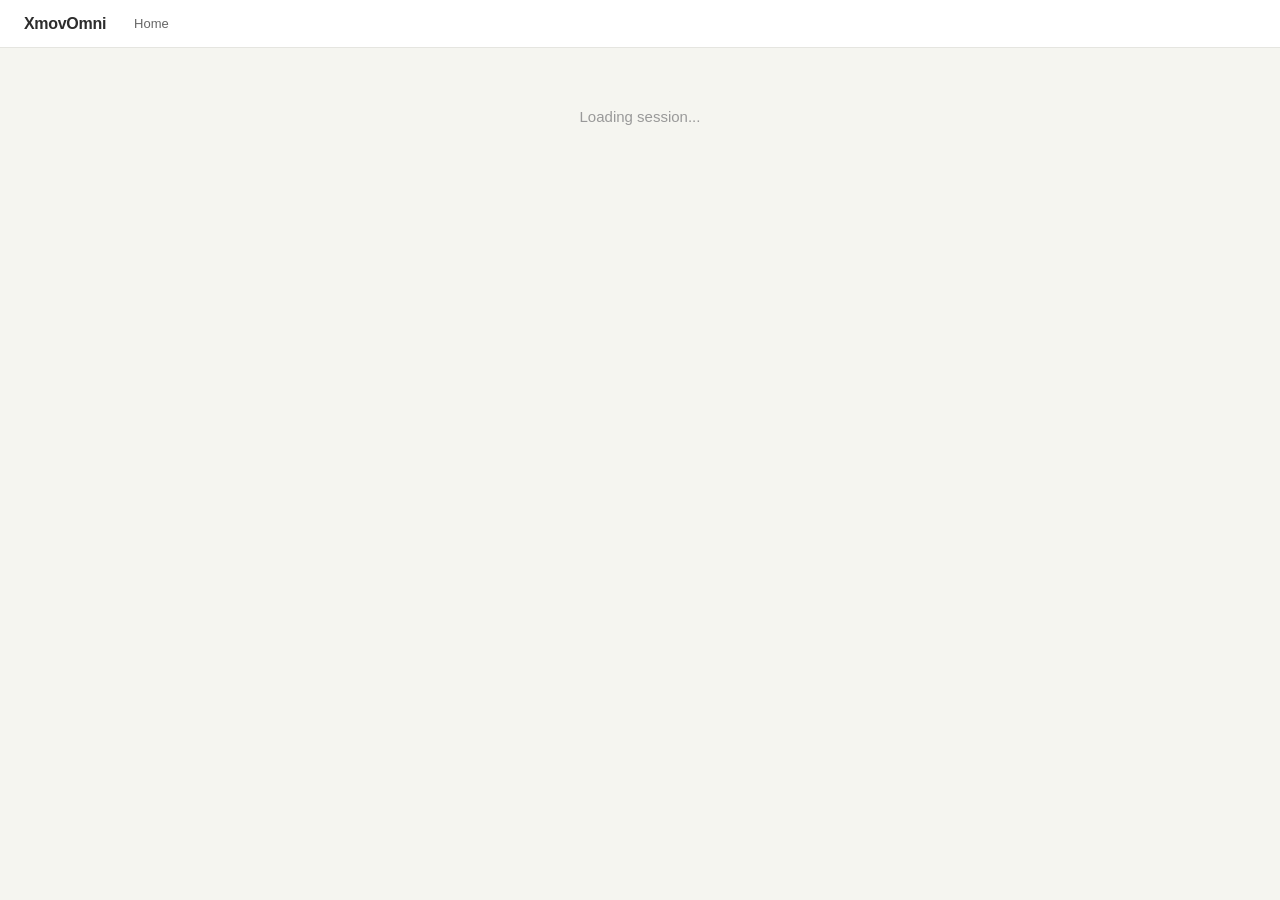
<file: static/session-viewer.html>
<!DOCTYPE html>
<html lang="zh-CN">
<head>
    <meta charset="UTF-8">
    <meta name="viewport" content="width=device-width, initial-scale=1.0">
    <title>Session Viewer — XmovOmni</title>
    <style>
        * { margin: 0; padding: 0; box-sizing: border-box; }
        body {
            font-family: -apple-system, BlinkMacSystemFont, 'Segoe UI', 'PingFang SC', 'Noto Sans SC', sans-serif;
            background: #f5f5f0; color: #2d2d2d;
            height: 100vh; display: flex; flex-direction: column;
        }
        .header {
            background: #fff; padding: 12px 24px;
            display: flex; justify-content: space-between; align-items: center;
            border-bottom: 1px solid #e5e5e0; flex-shrink: 0;
        }
        .header-left { display: flex; align-items: center; gap: 16px; }
        .header h1 { font-size: 16px; font-weight: 600; letter-spacing: -0.3px; }
        .nav-links { display: flex; gap: 6px; }
        .nav-links a {
            font-size: 13px; padding: 4px 12px; border-radius: 6px;
            text-decoration: none; color: #666; transition: all 0.15s;
        }
        .nav-links a:hover { background: #f0f0eb; }
        .main-content {
            flex: 1; overflow-y: auto;
            max-width: 1040px; width: 100%; margin: 0 auto; padding: 0 16px 40px;
        }

        /* Area 1: Session info */
        .session-info { padding: 12px 0; border-bottom: 1px solid #eee; margin-bottom: 8px; }
        .si-top { display: flex; justify-content: space-between; align-items: center; margin-bottom: 6px; }
        .si-title { font-size: 15px; font-weight: 600; }
        .si-actions { display: flex; gap: 8px; align-items: center; }
        .badge { display: inline-block; padding: 2px 8px; border-radius: 10px; font-size: 11px; font-weight: 500; }
        .badge-streaming { color: #1a7f37; background: #ddf4e4; }
        .badge-chat { color: #92400e; background: #fef3c7; }
        .badge-duplex { color: #1e40af; background: #dbeafe; }
        .dl-btn {
            font-size: 12px; padding: 3px 10px; border-radius: 6px;
            background: #f0f0eb; border: 1px solid #e5e5e0; cursor: pointer;
            color: #555; text-decoration: none; transition: all 0.15s;
        }
        .dl-btn:hover { background: #e5e5e0; color: #2d2d2d; }
        .si-meta { font-size: 12px; color: #999; display: flex; gap: 16px; flex-wrap: wrap; }
        .si-meta strong { color: #888; font-weight: 500; }
        .cfg-toggle {
            display: inline-flex; align-items: center; gap: 4px;
            font-size: 12px; color: #bbb; cursor: pointer; margin-top: 6px;
            border: none; background: none;
        }
        .cfg-toggle:hover { color: #888; }
        .cfg-body {
            display: none; margin-top: 6px; padding: 10px 12px;
            background: #fafaf8; border-radius: 8px; border: 1px solid #eee;
            font-size: 11px; font-family: 'SF Mono', Menlo, monospace;
            white-space: pre-wrap; word-break: break-all; color: #888;
            max-height: 200px; overflow-y: auto;
        }
        .cfg-body.open { display: block; }

        /* Areas 2 & 3: Replay sections */
        .area-sec {
            margin: 14px auto; padding: 14px 16px; max-width: 80%;
            background: #fff; border: 1px solid #e5e5e0; border-radius: 12px;
        }
        .area-hd {
            font-size: 13px; font-weight: 600; color: #555; margin-bottom: 10px;
            display: flex; align-items: center; gap: 8px;
        }
        .area-hd .sub { color: #bbb; font-weight: 400; font-size: 11px; }
        .area-sec video { width: 100%; border-radius: 8px; max-height: 384px; background: #000; }

        /* Shared audio ctrl */
        .audio-ctrl {
            margin-top: 8px; background: #fff; border: 1px solid #e5e5e0;
            border-radius: 8px; padding: 6px 12px;
            display: flex; align-items: center; gap: 8px; user-select: none; font-size: 12px;
        }
        .audio-ctrl button {
            width: 24px; height: 24px; border-radius: 50%; border: none;
            color: #fff; cursor: pointer; display: flex; align-items: center;
            justify-content: center; flex-shrink: 0; font-size: 10px;
            background: #2d2d2d; transition: opacity 0.15s;
        }
        .audio-ctrl button:hover { opacity: 0.75; }
        .audio-ctrl .ac-time {
            color: #999; white-space: nowrap; min-width: 68px;
            font-variant-numeric: tabular-nums; font-size: 11px;
        }
        .audio-ctrl .ac-bar {
            flex: 1; height: 3px; background: #e5e5e0; border-radius: 2px;
            position: relative; cursor: pointer; min-width: 60px;
        }
        .audio-ctrl .ac-bar-fill {
            position: absolute; top: 0; left: 0; height: 100%;
            background: #2d2d2d; border-radius: 2px; pointer-events: none;
        }
        .audio-ctrl .ac-bar-dot {
            position: absolute; top: -4px; width: 11px; height: 11px;
            background: #2d2d2d; border: 2px solid #fff; border-radius: 50%;
            transform: translateX(-50%); box-shadow: 0 0 2px rgba(0,0,0,0.15);
            pointer-events: none;
        }

        /* Area 4: Multi-track timeline */
        .mt-wrap {
            margin: 14px 0; background: #fff;
            border: 1px solid #e5e5e0; border-radius: 12px; overflow: hidden;
        }
        .mt-ctrl {
            padding: 8px 16px; background: #fafaf8;
            border-bottom: 1px solid #e5e5e0;
            display: flex; align-items: center; gap: 12px;
        }
        .mt-pbtn {
            width: 30px; height: 30px; border-radius: 50%; border: none;
            background: #2d2d2d; color: #fff; cursor: pointer;
            display: flex; align-items: center; justify-content: center;
            font-size: 11px; flex-shrink: 0;
        }
        .mt-pbtn:hover { opacity: 0.8; }
        .mt-status { font-size: 12px; color: #999; font-variant-numeric: tabular-nums; }
        .mt-heading { font-size: 13px; font-weight: 500; color: #555; margin-left: auto; }

        .mt-body { display: flex; }
        .mt-lbl {
            flex-shrink: 0; width: 84px;
            background: #fafaf8; border-right: 1px solid #e5e5e0;
            position: sticky; left: 0; z-index: 2;
        }
        .mt-lbl-cell {
            padding: 0 6px; font-size: 10px; font-weight: 500; color: #999;
            display: flex; align-items: center; border-bottom: 1px solid #f0f0eb;
        }
        .mt-scroll { flex: 1; overflow-x: auto; }
        .mt-grid { display: grid; grid-auto-flow: column; }
        .mt-c {
            padding: 3px 2px; border-bottom: 1px solid #f0f0eb;
            border-right: 1px solid #f8f8f5; font-size: 11px;
            display: flex; align-items: center; justify-content: center;
            cursor: pointer; transition: background 0.12s; overflow: hidden;
        }
        .mt-c:hover { background: #fafaf8; }
        .mt-c.active { background: rgba(212, 165, 116, 0.15); }

        .mt-thumb { width: 96px; height: 54px; object-fit: cover; border-radius: 3px; border: 1px solid #eee; }
        .mt-mp {
            display: inline-flex; align-items: center; gap: 3px; font-size: 10px; color: #999;
        }
        .mt-mp .b {
            width: 18px; height: 18px; border-radius: 50%; border: none;
            background: #e8e8e3; color: #555; cursor: pointer; font-size: 8px;
            display: flex; align-items: center; justify-content: center;
        }
        .mt-mp .b:hover, .mt-mp .b.on { background: #d4a574; color: #fff; }
        .mt-tc { flex-direction: column; text-align: center; gap: 1px; }
        .mt-m { font-size: 10px; font-weight: 600; text-transform: uppercase; }
        .mt-m.listen { color: #ccc; }
        .mt-m.speak { color: #d4a574; }
        .mt-sn { font-size: 9px; color: #666; max-height: 28px; overflow: hidden; line-height: 1.25; word-break: break-all; }
        .mt-eot { font-size: 9px; color: #aaa; }
        .mt-dash { color: #ddd; font-size: 10px; }
        .mt-time { font-size: 11px; color: #999; font-variant-numeric: tabular-nums; white-space: nowrap; }
        .mt-prog {
            flex: 1; height: 4px; background: #e5e5e0; border-radius: 2px;
            cursor: pointer; position: relative; min-width: 80px;
        }
        .mt-prog { overflow: hidden; }
        .mt-prog-fill {
            height: 100%; background: #d4a574;
            pointer-events: none; width: 100%;
            transform-origin: left; transform: scaleX(0);
            will-change: transform;
        }

        /* Chunk index header row */
        .mt-idx { font-size: 9px; color: #bbb; font-weight: 600; font-variant-numeric: tabular-nums; }

        /* Turn-based messages */
        .messages { padding: 8px 0 24px; }
        .message { margin-bottom: 20px; display: flex; gap: 12px; }
        .message .avatar {
            width: 28px; height: 28px; border-radius: 8px;
            display: flex; align-items: center; justify-content: center;
            font-size: 14px; flex-shrink: 0; margin-top: 2px;
        }
        .message.user .avatar { background: #e8e8e3; }
        .message.assistant .avatar { background: #d4a574; color: #fff; font-size: 12px; }
        .message .msg-body { max-width: 85%; min-width: 0; flex: 1; }
        .message .content {
            line-height: 1.65; white-space: pre-wrap; word-break: break-word;
            font-size: 14.5px; color: #2d2d2d;
        }
        .message.user .content {
            background: #fff; border: 1px solid #e5e5e0;
            border-radius: 12px; padding: 10px 14px;
        }
        .message .meta { font-size: 11px; color: #999; margin-top: 6px; }
        .msg-images { display: flex; flex-wrap: wrap; gap: 8px; margin-top: 6px; }
        .msg-images img { max-width: 200px; max-height: 150px; border-radius: 8px; border: 1px solid #e5e5e0; }

        .center-msg { text-align: center; padding: 60px 20px; font-size: 15px; color: #999; }
        .error-msg { color: #ef4444; }

        /* Event-stream timeline */
        .evstream { display: flex; flex-direction: column; gap: 4px; padding: 8px 0; }
        .ev {
            display: grid;
            grid-template-columns: 48px 64px 130px 1fr;
            align-items: start;
            gap: 10px;
            padding: 8px 12px;
            border-radius: 8px;
            font-size: 13px;
            border-left: 3px solid transparent;
        }
        .ev-up   { background: #f0f6ff; border-left-color: #3b82f6; }  /* client → backend */
        .ev-down { background: #f6fff0; border-left-color: #22c55e; }  /* backend → client */
        .ev-seq  { color: #9ca3af; font-variant-numeric: tabular-nums; }
        .ev-ts   { color: #9ca3af; font-variant-numeric: tabular-nums; }
        .ev-label { font-weight: 600; color: #374151; }
        .ev-body { min-width: 0; word-break: break-word; }
        .ev-text { white-space: pre-wrap; color: #111827; }
        .ev-sub  { color: #6b7280; font-size: 12px; }
        .ev-json { margin: 0; font-size: 11.5px; color: #6b7280; white-space: pre-wrap; word-break: break-all; background: rgba(0,0,0,0.03); padding: 4px 6px; border-radius: 4px; }
        .ev-frame { max-height: 72px; border-radius: 4px; margin: 4px 4px 0 0; vertical-align: top; }
        .ev-audio { margin-top: 4px; }
        .ev-audio .ev-sub { display: block; margin-bottom: 2px; }
        .init-summary { display: grid; gap: 8px; }
        .init-row { display: flex; gap: 8px; align-items: baseline; flex-wrap: wrap; }
        .init-key { min-width: 108px; color: #6b7280; font-size: 12px; font-weight: 600; }
        .init-val { color: #111827; font-size: 12.5px; }
        .init-pill {
            display: inline-flex; align-items: center; gap: 6px;
            padding: 2px 8px; border-radius: 999px;
            background: rgba(17,24,39,0.06); color: #374151; font-size: 12px;
        }
        .init-detail summary { cursor: pointer; color: #6b7280; font-size: 12px; }
        .frontend-replay-empty { color: #9ca3af; font-size: 12px; }
        @media (max-width: 640px) {
            .ev { grid-template-columns: 36px 1fr; }
            .ev-ts, .ev-label { grid-column: 2; }
        }

        /* User comment block (optional, only rendered when present) */
        .user-comment {
            margin: 12px auto 0; padding: 12px 14px;
            background: #fffbe6; border: 1px solid #f5e6a8; border-radius: 10px;
            font-size: 13.5px; line-height: 1.55; color: #5b4a00;
            white-space: pre-wrap; word-break: break-word;
        }
        .user-comment .uc-label {
            display: block; font-size: 11px; font-weight: 600; color: #8a6c00;
            text-transform: uppercase; letter-spacing: 0.5px; margin-bottom: 4px;
        }
    </style>
</head>
<body>
    <div class="header">
        <div class="header-left">
            <h1>XmovOmni</h1>
            <nav class="nav-links">
                <a href="/">Home</a>

            </nav>
        </div>
    </div>

    <div class="main-content">
        <div id="loading" class="center-msg">Loading session...</div>
        <div id="error" class="center-msg error-msg" style="display:none;"></div>
        <div id="content" style="display:none;">
            <div id="session-info" class="session-info"></div>
            <div id="user-comment-host"></div>
            <div id="area-backend"></div>
            <div id="area-frontend"></div>
            <div id="timeline"></div>
        </div>
    </div>

<script>
(async function() {
    const SID = window.location.pathname.split('/s/')[1];
    if (!SID) { showError('No session ID in URL'); return; }

    const $load = document.getElementById('loading');
    const $err  = document.getElementById('error');
    const $content = document.getElementById('content');

    function showError(msg) { $load.style.display='none'; $err.textContent=msg; $err.style.display='block'; }
    function esc(s) { const d=document.createElement('div'); d.textContent=s; return d.innerHTML; }
    function aUrl(rel) { return `/api/sessions/${SID}/assets/${rel}`; }
    function fmt(s) { if(!isFinite(s))return'0:00'; const m=Math.floor(s/60),sec=Math.floor(s%60); return `${m}:${sec<10?'0':''}${sec}`; }

    async function assetExists(rel) {
        try { return (await fetch(aUrl(rel), {method:'HEAD'})).ok; } catch { return false; }
    }

    /* ── Fetch data ── */
    try {
        const recR = await fetch(`/api/sessions/${SID}/recording`);
        // /recording 返回 {session_id, meta, events};meta 也可单独 GET /api/sessions/{id}
        let rec = recR.ok ? await recR.json() : null;
        let meta = (rec && rec.meta) ? rec.meta : null;
        if (!meta) {
            const metaR = await fetch(`/api/sessions/${SID}`);
            if (metaR.ok) meta = await metaR.json();
        }
        if (!meta && !rec) { showError(`Session not found: ${SID} (${recR.status})`); return; }
        meta = meta || {};

        $load.style.display='none';
        $content.style.display='block';
        document.title = `${meta.title||SID} — Session Viewer`;

        renderInfo(meta);
        await renderFrontendReplay();
        // 用户评语(可选,缺失则不渲染)
        try {
            const cr = await fetch(`/api/sessions/${SID}/comment`);
            if (cr.ok) {
                const cj = await cr.json();
                const txt = (cj && typeof cj.comment === 'string') ? cj.comment.trim() : '';
                if (txt) {
                    const host = document.getElementById('user-comment-host');
                    host.innerHTML = `<div class="user-comment"><span class="uc-label">用户评语</span>${esc(txt)}</div>`;
                }
            }
        } catch { /* silent */ }

        if (rec && Array.isArray(rec.events) && rec.events.length) {
            renderEventStream(rec.events);
        } else {
            document.getElementById('timeline').innerHTML =
                '<div class="center-msg">No recorded events (session may still be active)</div>';
        }
    } catch(e) { showError(`Failed to load: ${e.message}`); }

    /* blob 指针(@blob/NNN.ext)→ assets URL;其它相对路径同样可用 */
    function blobUrl(ref) {
        if (typeof ref !== 'string' || !ref) return null;
        return aUrl(ref.startsWith('@') ? ref.slice(1) : ref);
    }

    async function renderFrontendReplay() {
        const host = document.getElementById('area-frontend');
        const candidates = [
            { rel: 'frontend_replay.webm', type: 'video/webm' },
            { rel: 'frontend_replay.mp4', type: 'video/mp4' },
        ];
        let hit = null;
        for (const c of candidates) {
            if (await assetExists(c.rel)) { hit = c; break; }
        }
        if (!hit) return;
        host.innerHTML = `
            <section class="area-sec">
                <div class="area-hd">Frontend replay <span class="sub">${esc(hit.rel)}</span></div>
                <video controls playsinline preload="metadata" src="${aUrl(hit.rel)}" type="${hit.type}"></video>
            </section>`;
    }

    /* ══════════════ Area 1: Session info ══════════════ */
    function renderInfo(m) {
        const ident = m.identity || {};
        const t = m.mode || m.app_type || 'unknown';
        const bc = String(t).includes('duplex')||t==='full_duplex' ? 'badge-duplex' : 'badge-chat';
        const cr = m.created_at ? new Date(m.created_at*1000).toLocaleString() : '-';
        const dur = m.duration_s!=null ? `${m.duration_s}s` : 'active';
        const surface = ident.client_surface || ident.source_channel || '-';
        const route = ident.page_route || ident.source_path || '-';
        const wk = m.worker || {};
        const metaJson = JSON.stringify(m, null, 2);
        document.getElementById('session-info').innerHTML = `
            <div class="si-top">
                <span class="si-title">${esc(m.title||SID)}</span>
                <div class="si-actions">
                    <span class="badge ${bc}">${esc(String(t))}</span>
                    <a class="dl-btn" href="/api/sessions/${SID}/download">⬇ Download</a>
                </div>
            </div>
            <div class="si-meta">
                <span><strong>ID:</strong> ${SID}</span>
                <span><strong>Created:</strong> ${cr}</span>
                <span><strong>Duration:</strong> ${dur}</span>
                <span><strong>Worker:</strong> ${esc(wk.host||'-')} (GPU ${wk.gpu_id??'-'})</span>
                <span><strong>Surface:</strong> ${esc(surface)}</span>
                <span><strong>Route:</strong> ${esc(route)}</span>
            </div>
            <button class="cfg-toggle" onclick="this.nextElementSibling.classList.toggle('open')">▸ Meta</button>
            <div class="cfg-body">${esc(metaJson)}</div>`;
    }

    /* ══════════════ Event-stream renderer ══════════════
       忠实事件流:每个协议帧一行,按 dir(up/down)+ type/kind 分样式。
       text 拼显示、audio/frame 给内联播放/预览、blob 指针转 assets URL。   */
    function renderEventStream(events) {
        const el = document.getElementById('timeline');
        const rows = [];
        const t0 = events.length ? events[0].ts : 0;
        for (const ev of events) {
            const f = ev.frame || {};
            const type = f.type || '';
            const kind = f.kind || '';
            const dir = ev.dir || '';
            const rel = t0 ? `+${((ev.ts - t0)).toFixed(2)}s` : '';
            const dirCls = dir === 'up' ? 'ev-up' : 'ev-down';

            let label, body = '';
            if (type === 'session.init')      { label = 'session.init';  body = renderSessionInit(f.payload || {}); }
            else if (type === 'session.created') { label = 'session.created'; body = `<code>${esc(f.session_id||'')}</code> <span class="ev-sub">${esc(f.mode||'')}</span>`; }
            else if (type === 'session.closed')  { label = 'session.closed'; body = `<span class="ev-sub">${esc(f.reason||'')}</span>`; }
            else if (type === 'input.append') {
                label = 'input ▲';
                const inp = f.input || {};
                if (inp.messages) body += `<div class="ev-text">${esc(summarizeMessages(inp.messages))}</div>`;
                if (inp.audio)  body += audioChip(blobUrl(inp.audio), 'user audio');
                if (Array.isArray(inp.video_frames)) {
                    for (const fr of inp.video_frames) { const u = blobUrl(fr); if (u) body += `<img class="ev-frame" src="${u}" loading="lazy">`; }
                }
            }
            else if (type === 'response.output.delta') {
                if (kind === 'text')  { label = 'text ▼';  body = `<span class="ev-text">${esc(f.text||'')}</span>`; }
                else if (kind === 'audio') { label = 'audio ▼'; body = audioChip(blobUrl(f.audio), 'ai audio'); }
                else if (kind === 'listen') { label = 'listen ▼'; body = '<span class="ev-sub">model listening</span>'; }
                else { label = 'delta ▼'; body = miniJson(f); }
            }
            else if (type === 'response.done') {
                label = 'response.done ▼';
                body = `<span class="ev-text">${esc(f.text||'')}</span>`;
                if (f.audio) body += audioChip(blobUrl(f.audio), 'ai audio');
            }
            else { label = type || '(unknown)'; body = miniJson(f); }

            rows.push(`<div class="ev ${dirCls}">
                <span class="ev-seq">#${ev.seq}</span>
                <span class="ev-ts">${rel}</span>
                <span class="ev-label">${esc(label)}</span>
                <div class="ev-body">${body}</div>
            </div>`);
        }
        el.innerHTML = `<div class="evstream">${rows.join('')}</div>`;
        initAudioCtrls(el);
    }

    function audioChip(url, label) {
        if (!url) return '';
        return `<div class="ev-audio"><span class="ev-sub">${esc(label||'audio')}</span>${makeAudioCtrl(url)}</div>`;
    }
    function miniJson(o) {
        if (o == null) return '';
        try { return `<pre class="ev-json">${esc(JSON.stringify(o))}</pre>`; } catch { return ''; }
    }
    function approxBytesFromBase64(s) {
        if (typeof s !== 'string') return 0;
        const cleanLen = s.replace(/\s/g, '').length;
        return Math.max(0, Math.floor(cleanLen * 3 / 4));
    }
    function humanBytes(n) {
        if (!Number.isFinite(n) || n <= 0) return '0 B';
        if (n < 1024) return `${n} B`;
        if (n < 1024 * 1024) return `${(n / 1024).toFixed(1)} KB`;
        return `${(n / 1024 / 1024).toFixed(1)} MB`;
    }
    function audioRefSummary(payload, key) {
        const v = payload?.[key] ?? payload?.voice?.[key] ?? payload?.defaults?.[key];
        if (typeof v === 'string' && v) {
            if (v.startsWith('@')) return `<span class="init-pill">${esc(key)} ${esc(v)}</span>`;
            return `<span class="init-pill">${esc(key)} inline base64, ${humanBytes(approxBytesFromBase64(v))}</span>`;
        }
        return '';
    }
    function displayPayload(value, key) {
        const audioKeys = new Set(['ref_audio_base64', 'tts_ref_audio_base64', 'ref_audio', 'tts_ref_audio']);
        if (audioKeys.has(key) && typeof value === 'string' && value && !value.startsWith('@')) {
            return `<inline base64 ${humanBytes(approxBytesFromBase64(value))}>`;
        }
        if (Array.isArray(value)) return value.map((v) => displayPayload(v, key));
        if (value && typeof value === 'object') {
            const out = {};
            for (const [k, v] of Object.entries(value)) out[k] = displayPayload(v, k);
            return out;
        }
        return value;
    }
    function renderSessionInit(payload) {
        const systemPrompt = payload.system_prompt || payload.instructions || '';
        const config = payload.config || payload.duplex || {};
        const rows = [];
        if (systemPrompt) {
            rows.push(`<div class="init-row"><span class="init-key">system</span><span class="init-val">${esc(systemPrompt)}</span></div>`);
        }
        rows.push(`<div class="init-row"><span class="init-key">mode</span><span class="init-val">${esc(payload.mode || 'full_duplex')}</span></div>`);
        if (payload.max_slice_nums != null) {
            rows.push(`<div class="init-row"><span class="init-key">max slices</span><span class="init-val">${esc(String(payload.max_slice_nums))}</span></div>`);
        }
        if (payload.use_tts != null) {
            rows.push(`<div class="init-row"><span class="init-key">tts</span><span class="init-val">${payload.use_tts ? 'enabled' : 'disabled'}</span></div>`);
        }
        const configText = Object.keys(config).length ? JSON.stringify(config) : '';
        if (configText) {
            rows.push(`<div class="init-row"><span class="init-key">config</span><span class="init-val">${esc(configText)}</span></div>`);
        }
        const audioRefs = [
            audioRefSummary(payload, 'ref_audio_base64'),
            audioRefSummary(payload, 'tts_ref_audio_base64'),
            audioRefSummary(payload, 'ref_audio'),
            audioRefSummary(payload, 'tts_ref_audio'),
        ].filter(Boolean);
        if (audioRefs.length) {
            rows.push(`<div class="init-row"><span class="init-key">reference audio</span><span class="init-val">${audioRefs.join(' ')}</span></div>`);
        }
        rows.push(`<details class="init-detail"><summary>Payload JSON</summary>${miniJson(displayPayload(payload))}</details>`);
        return `<div class="init-summary">${rows.join('')}</div>`;
    }
    function summarizeMessages(messages) {
        try {
            return messages.map(m => {
                const c = m.content;
                if (typeof c === 'string') return `${m.role}: ${c}`;
                if (Array.isArray(c)) return `${m.role}: ` + c.map(x => x.text || `[${x.type}]`).join(' ');
                return `${m.role}: …`;
            }).join('\n');
        } catch { return JSON.stringify(messages); }
    }

    /* ══════════════ Audio control helpers ══════════════ */
    function makeAudioCtrl(src) {
        return `<div class="audio-ctrl" data-src="${src}">
            <button class="ac-play">▶</button>
            <span class="ac-time">0:00 / 0:00</span>
            <div class="ac-bar"><div class="ac-bar-fill"></div><div class="ac-bar-dot" style="left:0"></div></div>
        </div>`;
    }
    function initAudioCtrls(root) {
        for (const ctrl of (root||document).querySelectorAll('.audio-ctrl[data-src]')) {
            const src = ctrl.dataset.src; delete ctrl.dataset.src;
            const audio = new Audio(); audio.preload='metadata'; audio.src=src;
            const playBtn=ctrl.querySelector('.ac-play'), timeEl=ctrl.querySelector('.ac-time');
            const bar=ctrl.querySelector('.ac-bar'), fill=ctrl.querySelector('.ac-bar-fill'), dot=ctrl.querySelector('.ac-bar-dot');
            function upd() {
                const p=audio.duration?(audio.currentTime/audio.duration*100):0;
                fill.style.width=p+'%'; dot.style.left=p+'%';
                timeEl.textContent=`${fmt(audio.currentTime)} / ${fmt(audio.duration)}`;
            }
            audio.addEventListener('loadedmetadata',upd);
            audio.addEventListener('timeupdate',upd);
            audio.addEventListener('ended',()=>{ playBtn.textContent='▶'; });
            playBtn.addEventListener('click',()=>{
                if(audio.paused){audio.play();playBtn.textContent='⏸';}
                else{audio.pause();playBtn.textContent='▶';}
            });
            bar.addEventListener('click',(e)=>{
                if(!audio.duration)return;
                const r=bar.getBoundingClientRect();
                audio.currentTime=((e.clientX-r.left)/r.width)*audio.duration; upd();
            });
        }
    }
})();
</script>
</body>
</html>
</file>
